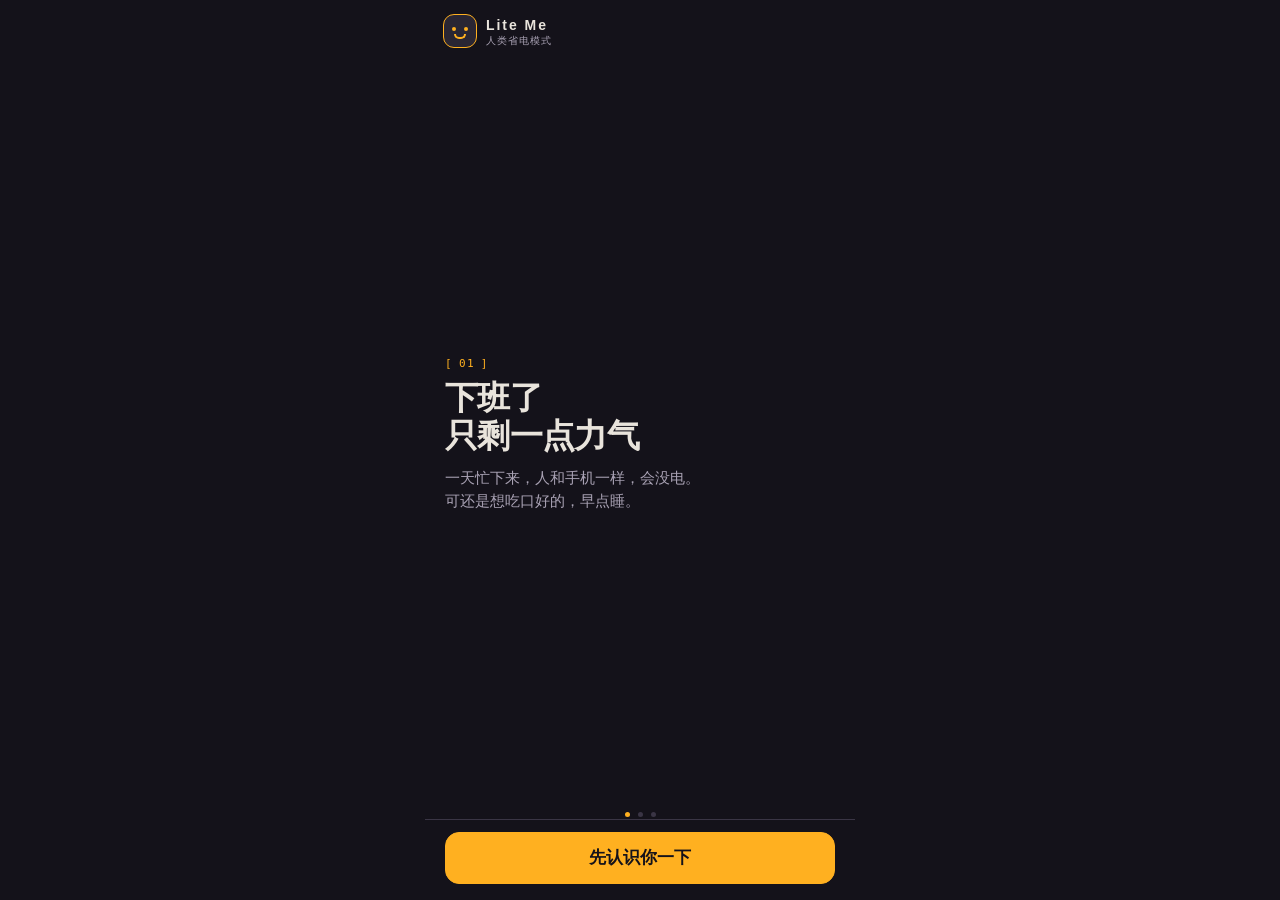
<file: frontend/index.html>
<!DOCTYPE html>
<html lang="zh-CN">
<head>
  <meta charset="UTF-8">
  <meta name="viewport" content="width=device-width, initial-scale=1.0, viewport-fit=cover">
  <title>Lite Me · 欢迎</title>
  <link rel="stylesheet" href="nightwatch.css">
</head>
<body>
  <!-- V3 P2：welcome tour 三张海报（差异清单 ①-6），文案照队友原型逐字。
       已登录（localStorage 有 token 且 /api/state 通）直接跳 app.html。 -->
  <header class="topbar">
    <div class="badge">
      <div class="face" data-mood="happy" aria-hidden="true"><i class="l"></i><i class="r"></i><u></u></div>
      <div>
        <b>Lite Me</b>
        <s>人类省电模式</s>
      </div>
    </div>
  </header>

  <main class="screens">
    <section class="screen" id="s-welcome" data-active>
      <div class="body">
        <div class="poster-track" id="welcomeTrack">
          <div class="poster">
            <p class="tag">01</p>
            <h1>下班了<br>只剩一点力气</h1>
            <p class="sub">一天忙下来，人和手机一样，会没电。<br>可还是想吃口好的，早点睡。</p>
          </div>
          <div class="poster">
            <p class="tag">02</p>
            <h1>不是长期计划<br>先过好今晚</h1>
            <p class="sub">费脑的事我来想，你省下力气，过好今晚就行。</p>
          </div>
          <div class="poster">
            <p class="tag">03</p>
            <h1>今天能做多少<br>就是最好的自己</h1>
            <p class="sub">不用满电运转，够用就好。这就是给你的 Lite Me。</p>
          </div>
        </div>
        <div class="dots" id="welcomeDots" role="tablist" aria-label="引导卡进度">
          <button class="dot" type="button" role="tab" aria-selected="true" aria-label="第 1 张"></button>
          <button class="dot" type="button" role="tab" aria-selected="false" aria-label="第 2 张"></button>
          <button class="dot" type="button" role="tab" aria-selected="false" aria-label="第 3 张"></button>
        </div>
      </div>
      <div class="foot">
        <!-- CTA 从第 1 张起常驻，不设单独「跳过」（DESIGN.md Welcome Tour 硬规则） -->
        <button class="btn primary" type="button" onclick="location.href='auth.html'">先认识你一下</button>
      </div>
    </section>
  </main>

  <script>
    // 已登录且 token 有效 → 不看海报，直接进对应视图（P2 规格）
    (async () => {
      const token = localStorage.getItem('token');
      if (!token) return;
      try {
        const res = await fetch('/api/state', { headers: { 'Authorization': 'Bearer ' + token } });
        if (!res.ok) return;                      // 401 等：留在欢迎页
        const state = await res.json();
        location.replace(state.view === 'onboarding' ? 'onboarding.html' : 'app.html');
      } catch (e) { /* 后端没起来时留在欢迎页即可 */ }
    })();

    // 分页点：滚动同步 + 点击跳转（welcome tour 允许点击跳转，滑动仍是主入口）
    const track = document.getElementById('welcomeTrack');
    const dots = [...document.querySelectorAll('#welcomeDots .dot')];
    track.addEventListener('scroll', () => {
      const i = Math.round(track.scrollLeft / track.clientWidth);
      dots.forEach((d, j) => d.setAttribute('aria-selected', String(j === i)));
    }, { passive: true });
    dots.forEach((d, i) => d.addEventListener('click', () => {
      track.scrollTo({ left: i * track.clientWidth, behavior: 'smooth' });
    }));
  </script>
</body>
</html>
</file>
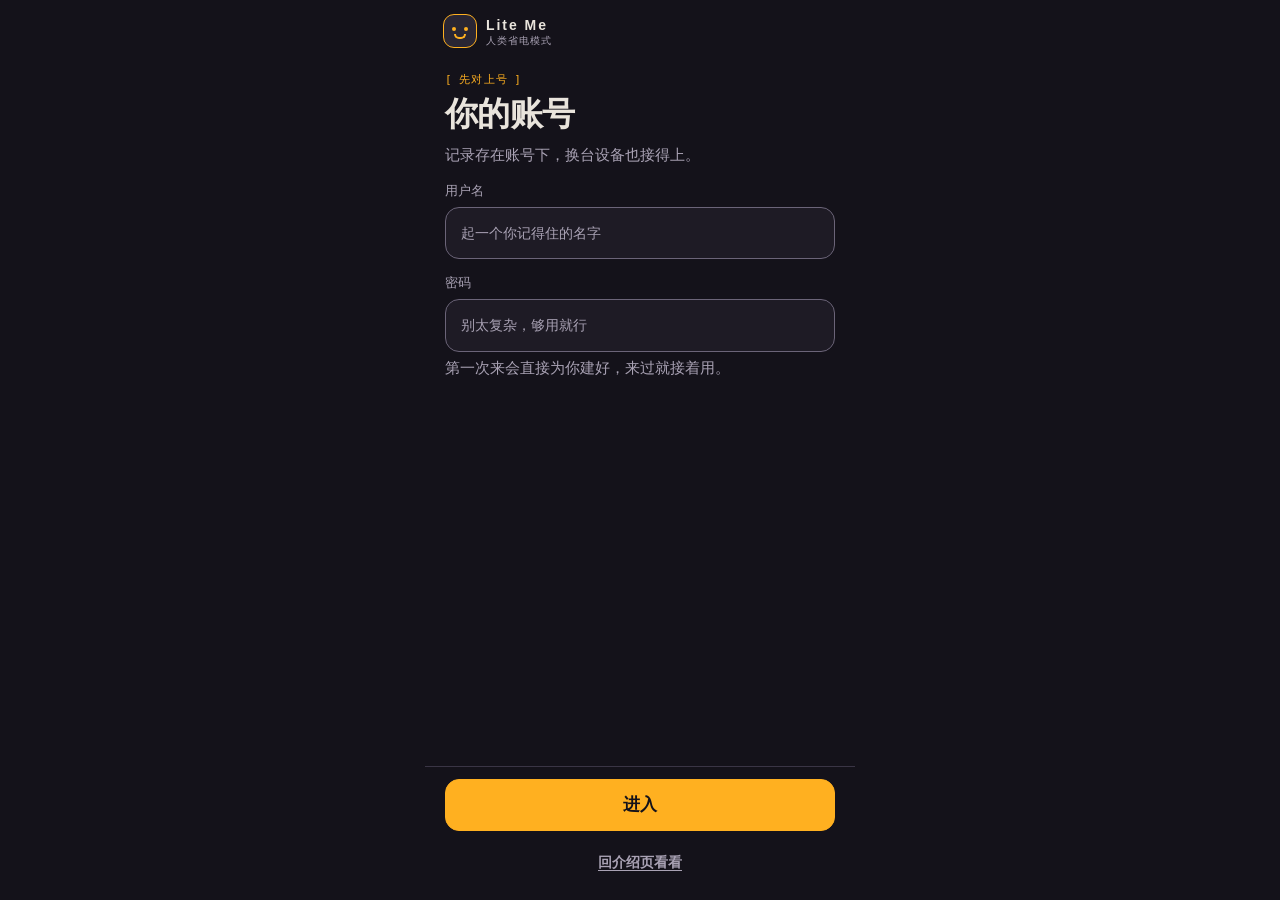
<file: frontend/auth.html>
<!DOCTYPE html>
<html lang="zh-CN">
<head>
  <meta charset="UTF-8">
  <meta name="viewport" content="width=device-width, initial-scale=1.0, viewport-fit=cover">
  <title>Lite Me · 登录</title>
  <link rel="stylesheet" href="nightwatch.css">
</head>
<body>
  <!-- V3 P2：登录/注册换肤（差异清单 ②-27）：free-text-field + 主按钮 + note 说明，逻辑不变。
       成功后按 /api/state 的 view 决定去 onboarding 还是主界面（文档 7.1）。 -->
  <header class="topbar">
    <div class="badge">
      <div class="face" data-mood="happy" aria-hidden="true"><i class="l"></i><i class="r"></i><u></u></div>
      <div>
        <b>Lite Me</b>
        <s>人类省电模式</s>
      </div>
    </div>
  </header>

  <main class="screens">
    <section class="screen" id="s-auth" data-active>
      <div class="body">
        <p class="tag">先对上号</p>
        <h1>你的账号</h1>
        <p class="sub">记录存在账号下，换台设备也接得上。</p>

        <div class="editgroup">
          <p>用户名</p>
          <input class="field" id="username" autocomplete="username" placeholder="起一个你记得住的名字">
        </div>
        <div class="editgroup">
          <p>密码</p>
          <input class="field" id="password" type="password" autocomplete="current-password" placeholder="别太复杂，够用就行">
        </div>

        <!-- 登录/注册合一：第一次来就自动注册，来过就登录（文案表意，不靠颜色单独表意） -->
        <p class="sub" style="margin-top:4px">第一次来会直接为你建好，来过就接着用。</p>
        <p class="note" id="msg" role="alert" hidden></p>
      </div>
      <div class="foot">
        <button class="btn primary" type="button" id="enterBtn" onclick="submitAuth()">进入</button>
        <button class="textlink" type="button" onclick="location.href='index.html'">回介绍页看看</button>
      </div>
    </section>
  </main>

  <script>
    async function submitAuth() {
      const username = document.getElementById('username').value.trim();
      const password = document.getElementById('password').value;
      const msg = document.getElementById('msg');
      msg.hidden = true; msg.textContent = '';
      if (!username || !password) {
        msg.textContent = '用户名和密码都填一下'; msg.hidden = false; return;
      }
      const enter = document.getElementById('enterBtn');
      enter.disabled = true;   // 防双击
      try {
        // 登录/注册合一：没注册过自动注册，注册过则登录（密码错会明确提示）
        const res = await fetch('/api/auth', {
          method: 'POST',
          headers: { 'Content-Type': 'application/json' },
          body: JSON.stringify({ username, password }),
        });
        const data = await res.json();
        if (!res.ok) {
          msg.textContent = data.error || '出错了，再试一次';
          msg.hidden = false;
          return;
        }
        localStorage.setItem('token', data.token);
        localStorage.setItem('username', username);   // 头像首字用
        // 拿到 token 后问后端该去哪个视图（文档 7.1）
        const state = await (await fetch('/api/state', {
          headers: { 'Authorization': 'Bearer ' + data.token },
        })).json();
        location.href = state.view === 'onboarding' ? 'onboarding.html' : 'app.html';
      } catch (e) {
        msg.textContent = '连不上服务，稍后再试一次';
        msg.hidden = false;
      } finally {
        enter.disabled = false;
      }
    }
    // 回车提交：低精力时刻少一次寻找按钮
    document.getElementById('password').addEventListener('keydown', e => {
      if (e.key === 'Enter') submitAuth();
    });
  </script>
</body>
</html>
</file>
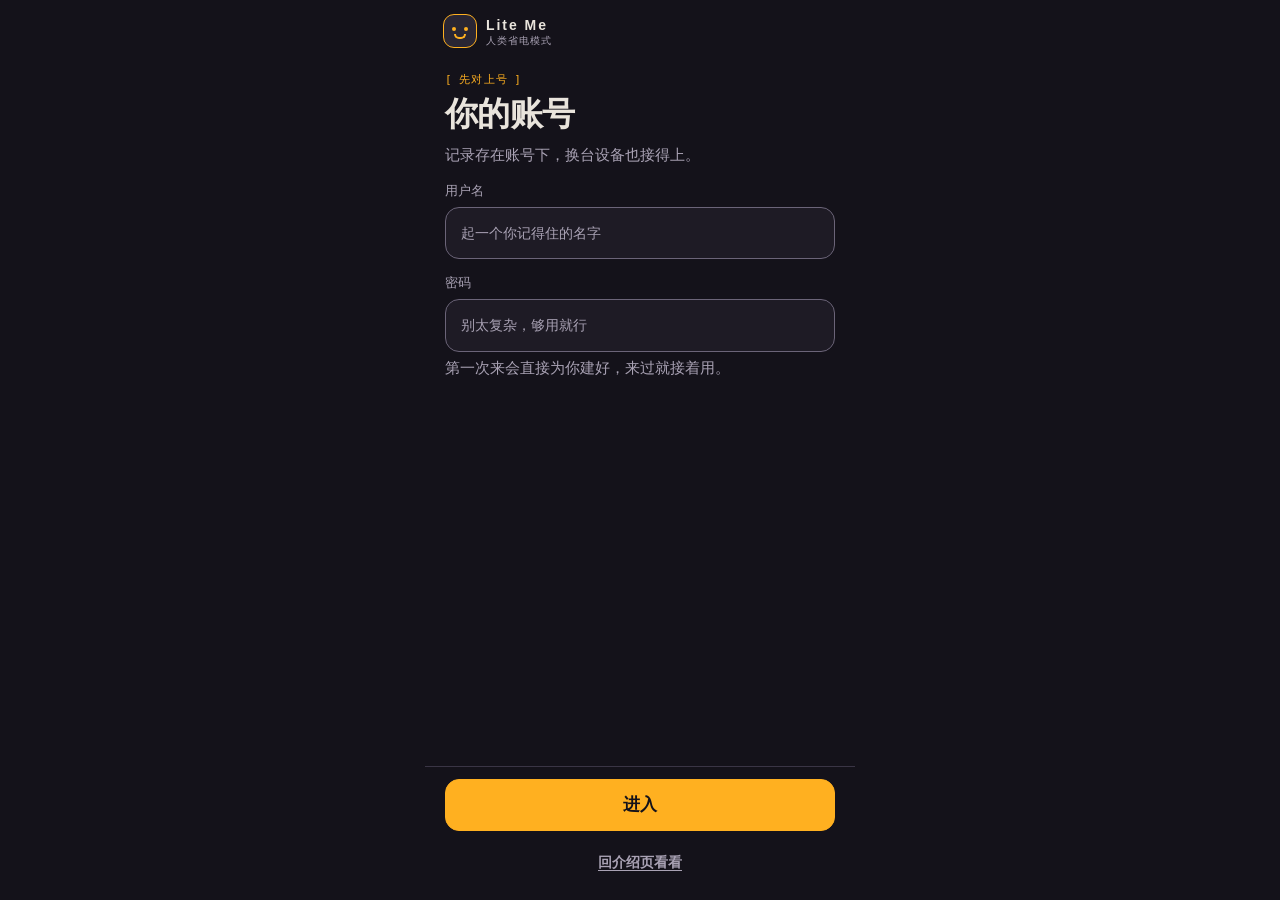
<file: frontend/onboarding.html>
<!DOCTYPE html>
<html lang="zh-CN">
<head>
  <meta charset="UTF-8">
  <meta name="viewport" content="width=device-width, initial-scale=1.0, viewport-fit=cover">
  <title>Lite Me · 先认识一下</title>
  <link rel="stylesheet" href="nightwatch.css">
</head>
<body>
  <!-- V3 P3：onboarding 分步化（队友 ob-1~ob-5 + 新增第 6 步口味偏好）+ 编辑态（?edit=1&sec=ob-4）。
       字段对齐差异清单 ③-14：显示文案用队友的，data-val 一律用后端枚举。
       病况区按 ③-5 决策：chips 真实可选 + 自由输入，合并成一句存 chronic_condition，
       前端零判断零词表——慢性/严重/无 全部由后端定，提交后按 /api/state 的 view 走。 -->
  <header class="topbar">
    <button class="navicon back" type="button" id="navBack" aria-label="返回" hidden>
      <svg viewBox="0 0 20 20" fill="none" xmlns="http://www.w3.org/2000/svg"><path d="M12.5 4.5 7 10l5.5 5.5" stroke="currentColor" stroke-width="1.8" stroke-linecap="round" stroke-linejoin="round"/></svg>
    </button>
    <div class="badge">
      <div class="face" data-mood="happy" aria-hidden="true"><i class="l"></i><i class="r"></i><u></u></div>
      <div>
        <b>Lite Me</b>
        <s>人类省电模式</s>
      </div>
    </div>
  </header>

  <main class="screens">

    <!-- 1 上下班双滚轮 + 收工规律 + 通勤 -->
    <section class="screen" id="s-ob-1">
      <div class="body">
        <p class="clock" data-step-caption></p>
        <p class="tag">先认识一下</p>
        <h1>一般几点<br>上下班</h1>
        <p class="sub">知道你几点收工，才好算今晚还剩多少时间、什么时候找你。</p>
        <div class="wheelset" role="group" aria-label="上下班时间">
          <div class="wheelcol">
            <p>上班</p>
            <div class="wheel"><div class="wheeltrack" id="wheelOn" aria-label="上班时间"></div></div>
          </div>
          <div class="wheelspan-sep" aria-hidden="true">→</div>
          <div class="wheelcol">
            <p>下班</p>
            <div class="wheel"><div class="wheeltrack" id="wheelOff" aria-label="下班时间"></div></div>
          </div>
        </div>
        <p class="worklen" id="workLen"></p>
        <div class="editgroup">
          <p>你的收工时间通常规律吗</p>
          <!-- 显示队友文案、data-val 用后端枚举（③-14） -->
          <div class="chips" role="group" aria-label="收工时间是否规律">
            <button class="chip" type="button" data-one="overtime_freq" data-val="几乎不加班">大致固定</button>
            <button class="chip" type="button" data-one="overtime_freq" data-val="经常加班">经常比预计晚</button>
            <button class="chip" type="button" data-one="overtime_freq" data-val="偶尔加班" aria-pressed="true">每天说不准</button>
          </div>
        </div>
        <div class="editgroup">
          <p>回家路上要多久</p>
          <div class="chips" role="group" aria-label="通勤时长">
            <button class="chip" type="button" data-one="commute_min" data-val="15">15 分钟</button>
            <button class="chip" type="button" data-one="commute_min" data-val="30" aria-pressed="true">30 分钟</button>
            <button class="chip" type="button" data-one="commute_min" data-val="45">45 分钟</button>
            <button class="chip" type="button" data-one="commute_min" data-val="60">60 分钟以上</button>
          </div>
        </div>
        <p class="voice">拿不准就先选个大概，之后随时能改。</p>
      </div>
      <div class="foot">
        <button class="btn primary" type="button" data-next>下一步</button>
        <button class="btn primary" type="button" data-save hidden>存好了</button>
      </div>
    </section>

    <!-- 2 上半屏=工作日身体状态（长期底子，进 profile）；下半屏=今天额外情况（data-todayonly，仅当晚） -->
    <section class="screen" id="s-ob-2">
      <div class="body">
        <p class="clock" data-step-caption></p>
        <p class="tag">先认识一下</p>
        <h1>上班的日子<br>身体大多什么样</h1>
        <p class="sub">决定今晚该走走、该拉伸，还是该歇着。</p>
        <div class="opts" role="group" aria-label="工作日身体状态">
          <button class="opt" type="button" data-one="work_body_state" data-val="久坐" aria-pressed="true">基本坐着，一天下来发僵</button>
          <button class="opt" type="button" data-one="work_body_state" data-val="站着走动">站着走动，腿最累</button>
          <button class="opt" type="button" data-one="work_body_state" data-val="体力消耗">出体力，整个人被榨干</button>
        </div>
        <!-- data-todayonly：问的是今天，不是长期底子（对齐 v0.2 语义）。
             不进 profile，编辑态整组隐藏；提交后单独走 /api/free_input 进当晚【今天已知】 -->
        <div class="editgroup" data-todayonly>
          <p>今天有没有额外动一动</p>
          <div class="chips" role="group" aria-label="今天是否额外运动">
            <button class="chip" type="button" data-one="exercise_today" data-val="没有，就这样" aria-pressed="true">没有，就这样</button>
            <button class="chip" type="button" data-one="exercise_today" data-val="运动了一下">运动了一下</button>
          </div>
        </div>
        <div class="editgroup" data-todayonly>
          <p>今天还有什么特别的</p>
          <input class="field" id="todayNote" type="text" autocomplete="off"
                 placeholder="可不填。比如：中午吃了火锅 / 下午淋了雨" aria-label="今天还有什么特别的">
        </div>
      </div>
      <div class="foot">
        <button class="btn primary" type="button" data-next>下一步</button>
        <button class="btn primary" type="button" data-save hidden>存好了</button>
      </div>
    </section>

    <!-- 3 平时三餐怎么解决：四选，data-val 即注入提示词的自然语言（第 4 条改回四选） -->
    <section class="screen" id="s-ob-3">
      <div class="body">
        <p class="clock" data-step-caption></p>
        <p class="tag">先认识一下</p>
        <h1>平时吃饭<br>主要靠什么</h1>
        <p class="sub">问的是你平时的习惯。今晚具体怎么吃，到时候再说。</p>
        <!-- 四选（第 4 条）：data-val 直接存自然语言，注入提示词就是这句话本身，
             不再经过"只能外卖/能简单做/能正经做"这层需要翻译的枚举 -->
        <div class="opts" role="group" aria-label="平时三餐怎么解决">
          <button class="opt" type="button" data-one="cooking" data-val="大多点外卖" aria-pressed="true">大多点外卖</button>
          <button class="opt" type="button" data-one="cooking" data-val="主要吃食堂">主要吃食堂</button>
          <button class="opt" type="button" data-one="cooking" data-val="基本自己做">基本自己做</button>
          <button class="opt" type="button" data-one="cooking" data-val="几样混着来">几样混着来</button>
        </div>
      </div>
      <div class="foot">
        <button class="btn primary" type="button" data-next>下一步</button>
        <button class="btn primary" type="button" data-save hidden>存好了</button>
      </div>
    </section>

    <!-- 4 安全边界：饮食禁忌 + 病况（三件套之一二） -->
    <section class="screen" id="s-ob-4">
      <div class="body">
        <p class="clock" data-step-caption></p>
        <p class="tag">可跳过</p>
        <h1>有什么<br>要绕开的</h1>
        <p class="sub">记着就好，这些事我嘴严，不到处讲。</p>
        <div class="editgroup">
          <p>饮食禁忌与过敏，可多选</p>
          <div class="chips" role="group" aria-label="饮食禁忌与过敏">
            <button class="chip" type="button" data-many="diet" data-val="海鲜过敏">海鲜过敏</button>
            <button class="chip" type="button" data-many="diet" data-val="乳糖不耐受">乳糖不耐</button>
            <button class="chip" type="button" data-many="diet" data-val="不吃辣">不吃辣</button>
            <button class="chip" type="button" data-many="diet" data-val="素食">素食主义</button>
            <button class="chip" type="button" data-many="diet" data-val="不吃牛羊肉">不吃牛羊肉</button>
          </div>
          <input class="field" id="dietInput" type="text" autocomplete="off"
                 placeholder="其他忌口就补一句，比如不吃香菜" aria-label="饮食禁忌补充" style="margin-top:9px">
        </div>
        <!-- 病况栏（原「有确诊的疾病吗」）：用户反馈原来的「身体上还有别的要注意的吗」
             与这栏观感重复，已删掉那栏，把"没确诊但要注意的"一并引导到这里写。
             注意：这栏是自由填写、判断全在后端词表，非空且不含严重疾病词的内容会被
             兜底当病名按慢性病保守管理（档位封顶/散步级/尾注）——这是既有规则，不是本次新增。 -->
        <div class="editgroup">
          <p>身体上有什么要我知道的？常见的先点，也可以在下面自己写</p>
          <!-- ③-5：chips 真实可选，只负责往病况里添字；判断全在后端 -->
          <div class="chips" role="group" aria-label="常见病况">
            <button class="chip" type="button" data-many="cc" data-val="高血压">高血压</button>
            <button class="chip" type="button" data-many="cc" data-val="糖尿病">糖尿病</button>
            <button class="chip" type="button" data-many="cc" data-val="心脏病">心脏病</button>
          </div>
          <input class="field" id="ccInput" type="text" autocomplete="off"
                 placeholder="确诊的病、或者要绕开的地方都行，比如：高血压五六年了 / 腰不好"
                 aria-label="病况自述" style="margin-top:9px">
        </div>
        <!-- ②-9：病况非空才展开医嘱框（医嘱强参考路径的入口） -->
        <div class="editgroup" id="docAdviceWrap" hidden>
          <p>医生对你的饮食/运动有过嘱咐吗？填了我会严格照着来</p>
          <textarea class="field" id="docAdvice" rows="3"
                    placeholder="比如：晚餐主食减半，不做剧烈运动，饭后可散步" aria-label="医嘱"></textarea>
        </div>
        <p class="voice">说一次，我记着，不会再问第二遍。</p>
      </div>
      <div class="foot">
        <button class="btn primary" type="button" data-next>下一步</button>
        <button class="textlink" type="button" data-next data-skip>这几项都跳过</button>
        <button class="btn primary" type="button" data-save hidden>存好了</button>
      </div>
    </section>

    <!-- 5 安全参数：就寝/起床双滚轮（②-11，收集方式对齐 ob-1 上下班）+ 运动基础（②-12）+ 性别/年龄数字/身高体重（②-13） -->
    <section class="screen" id="s-ob-5">
      <div class="body">
        <p class="clock" data-step-caption></p>
        <p class="tag">可跳过</p>
        <h1>再多懂你一点<br>建议才更准</h1>
        <p class="sub">这些不常变，填了每晚的建议更契合你。</p>
        <div class="editgroup">
          <p>平时几点睡、几点起</p>
          <div class="wheelset" role="group" aria-label="睡觉起床时间" style="margin-top:0">
            <div class="wheelcol">
              <p>就寝</p>
              <div class="wheel"><div class="wheeltrack" id="wheelSleep" aria-label="就寝时间"></div></div>
            </div>
            <div class="wheelspan-sep" aria-hidden="true">→</div>
            <div class="wheelcol">
              <p>起床</p>
              <div class="wheel"><div class="wheeltrack" id="wheelWake" aria-label="起床时间"></div></div>
            </div>
          </div>
        </div>
        <p class="worklen" id="sleepLen"></p>
        <div class="editgroup">
          <p>平时动得多吗</p>
          <div class="chips" role="group" aria-label="运动基础">
            <button class="chip" type="button" data-one="exercise_base" data-val="无/偶尔" aria-pressed="true">几乎不动</button>
            <button class="chip" type="button" data-one="exercise_base" data-val="每周1-2次">每周一两次</button>
            <button class="chip" type="button" data-one="exercise_base" data-val="每周3次以上">每周三次以上</button>
          </div>
        </div>
        <div class="editgroup">
          <p>性别（可不选）</p>
          <div class="chips" role="group" aria-label="性别">
            <button class="chip" type="button" data-one="gender" data-val="女" data-clearable>女</button>
            <button class="chip" type="button" data-one="gender" data-val="男" data-clearable>男</button>
          </div>
        </div>
        <div class="editgroup">
          <p>年龄</p>
          <input class="field" id="ageInput" type="text" inputmode="numeric" autocomplete="off"
                 placeholder="按数字写，比如 28" aria-label="年龄">
        </div>
        <div class="editgroup">
          <p>身高体重</p>
          <div class="inline-row">
            <input class="field" id="heightInput" type="text" inputmode="numeric" autocomplete="off" placeholder="身高" aria-label="身高厘米">
            <span class="unit">cm</span>
            <input class="field" id="weightInput" type="text" inputmode="numeric" autocomplete="off" placeholder="体重" aria-label="体重公斤">
            <span class="unit">kg</span>
          </div>
        </div>
      </div>
      <div class="foot">
        <button class="btn primary" type="button" data-next>下一步</button>
        <button class="textlink" type="button" data-next data-skip>这几项先跳过</button>
        <button class="btn primary" type="button" data-save hidden>存好了</button>
      </div>
    </section>

    <!-- 6 口味偏好（②-10 决策：挂 onboarding 可跳过的一步；类别用 B5 后端定稿值） -->
    <section class="screen" id="s-ob-6">
      <div class="body">
        <p class="clock" data-step-caption></p>
        <p class="tag">随时可改</p>
        <h1>你常吃<br>哪几类</h1>
        <p class="sub">勾几个让我了解你的口味。<br>不想勾也行，爱吃的一样安排。</p>
        <div class="editgroup">
          <p>常吃形态，可多选</p>
          <div class="chips" role="group" aria-label="常吃形态">
            <button class="chip" type="button" data-many="fav" data-val="粉面">粉面</button>
            <button class="chip" type="button" data-many="fav" data-val="炸物快餐">炸物快餐</button>
            <button class="chip" type="button" data-many="fav" data-val="盖饭便当">盖饭便当</button>
            <button class="chip" type="button" data-many="fav" data-val="火锅麻辣烫">火锅麻辣烫</button>
            <button class="chip" type="button" data-many="fav" data-val="烧烤夜宵">烧烤夜宵</button>
            <button class="chip" type="button" data-many="fav" data-val="甜品饮料">甜品饮料</button>
            <button class="chip" type="button" data-many="fav" data-val="轻食沙拉">轻食沙拉</button>
            <button class="chip" type="button" data-many="fav" data-val="自己做的家常">自己做的家常</button>
          </div>
        </div>
        <p class="note">这里不写热量，也不写该吃多少。只记你常吃什么形态。</p>
      </div>
      <div class="foot">
        <button class="btn primary" type="button" data-finish>走完了，看今晚</button>
        <button class="btn primary" type="button" data-save hidden>存好了</button>
      </div>
    </section>

  </main>

  <p class="toast" id="toast" role="status"></p>

  <script>
    const token = localStorage.getItem('token');
    if (!token) location.href = 'auth.html';   // 未登录先去登录

    const params = new URLSearchParams(location.search);
    const editMode = params.has('edit');
    // 编辑态可指定进哪一步：?edit=1&sec=ob-4（pref 是 ob-6 的别名，给设置页用）
    const editSec = { 'pref': 'ob-6' }[params.get('sec')] || params.get('sec') || 'ob-1';

    const STEPS = ['ob-1', 'ob-2', 'ob-3', 'ob-4', 'ob-5', 'ob-6'];
    let stepIdx = 0;

    /* ---------- toast：所有改动必有明确反馈 ---------- */
    let toastTimer;
    function toast(text) {
      const t = document.getElementById('toast');
      t.textContent = text;
      t.setAttribute('data-show', '');
      clearTimeout(toastTimer);
      toastTimer = setTimeout(() => t.removeAttribute('data-show'), 2200);
    }

    /* ---------- 屏幕切换 ---------- */
    function show(step) {
      stepIdx = STEPS.indexOf(step);
      document.querySelectorAll('.screen').forEach(s =>
        s.id === 's-' + step ? s.setAttribute('data-active', '') : s.removeAttribute('data-active'));
      // 返回箭头：第一步隐藏；编辑态一直显示（回设置）
      document.getElementById('navBack').hidden = !editMode && stepIdx === 0;
      // 步骤标注
      document.querySelectorAll('[data-step-caption]').forEach(c => {
        c.textContent = editMode ? '修改资料' : `第 ${stepIdx + 1} 步 / ${STEPS.length}`;
      });
      document.querySelector(`#s-${step} .body`).scrollTop = 0;
    }
    document.getElementById('navBack').addEventListener('click', () => {
      if (editMode) { leaveEdit(); return; }
      if (stepIdx > 0) show(STEPS[stepIdx - 1]);
    });
    function leaveEdit() {
      // 资料页都是从设置 →「基本情况」进来的：回到 app.html 并用 #basicinfo 锚点稳稳落回那一屏
      //（不用 history.back——app.html 会重新加载并 refreshState 到 home，丢掉"我在设置"这个状态，问题2）。
      location.href = 'app.html#basicinfo';
    }

    /* ---------- chips / opts 通用选择 ----------
       data-one：组内单选；带 data-clearable 的可再点取消（性别可不选）。
       data-many：多选开关。所有状态都留在 DOM 的 aria-pressed 上，提交时现收。 */
    // 事件委托而非逐个绑定：预填时可能补进"库里有、档位表里没有"的 chip（见 setOneOrAdd），
    // 这些后插进来的元素也要能点。
    document.addEventListener('click', e => {
      const el = e.target.closest && e.target.closest('[data-one], [data-many]');
      if (!el) return;
      if (el.hasAttribute('data-one')) {
        const group = el.getAttribute('data-one');
        const wasOn = el.getAttribute('aria-pressed') === 'true';
        document.querySelectorAll(`[data-one="${group}"]`).forEach(o => o.setAttribute('aria-pressed', 'false'));
        el.setAttribute('aria-pressed', String(!(wasOn && el.hasAttribute('data-clearable'))));
      } else {
        el.setAttribute('aria-pressed', String(el.getAttribute('aria-pressed') !== 'true'));
        if (el.getAttribute('data-many') === 'cc') ccChanged();
      }
    });
    function oneVal(group) {
      const el = document.querySelector(`[data-one="${group}"][aria-pressed="true"]`);
      return el ? el.getAttribute('data-val') : null;
    }
    function manyVals(group) {
      return [...document.querySelectorAll(`[data-many="${group}"][aria-pressed="true"]`)]
        .map(el => el.getAttribute('data-val'));
    }
    function setOne(group, val) {
      document.querySelectorAll(`[data-one="${group}"]`).forEach(o =>
        o.setAttribute('aria-pressed', String(o.getAttribute('data-val') === String(val))));
    }
    /* 预填专用：库里的值没有对应 chip（老账号、或档位表改过）时补一个再选中。
       原来的做法是"吸附到最近档位"——用户看不出自己的数据被改了，保存后就是永久的。 */
    function setOneOrAdd(group, val, label) {
      const v = String(val);
      if (!document.querySelector(`[data-one="${group}"][data-val="${v}"]`)) {
        const sibling = document.querySelector(`[data-one="${group}"]`);
        if (!sibling) return;
        const chip = document.createElement('button');
        chip.className = sibling.className || 'chip';   // 跟同组现有选项一个样式（chip / opt）
        chip.type = 'button';
        chip.setAttribute('data-one', group);
        chip.setAttribute('data-val', v);
        chip.setAttribute('data-extra', '');
        chip.textContent = label || v;
        sibling.parentNode.appendChild(chip);
      }
      setOne(group, v);
    }

    /* ---------- 病况区：chips 或输入框非空 → 展开医嘱框（②-9）。前端不做任何医学判断 ---------- */
    function ccChanged() {
      const filled = manyVals('cc').length > 0 || document.getElementById('ccInput').value.trim() !== '';
      document.getElementById('docAdviceWrap').hidden = !filled;
    }
    document.getElementById('ccInput').addEventListener('input', ccChanged);

    /* ---------- 时间滚轮（照队友原型：40px 行高 + scroll-snap + 防抖读值） ---------- */
    const WHEEL_ROW = 40;
    function timeList(startH, endH) {          // endH 可 >24 表示跨零点
      const out = [];
      for (let m = startH * 60; m <= endH * 60; m += 30) {
        out.push(String(Math.floor(m / 60) % 24).padStart(2, '0') + ':' + String(m % 60).padStart(2, '0'));
      }
      return out;
    }
    const WHEELS = {
      on:    { id: 'wheelOn',    list: timeList(6, 14),  val: '09:00' },
      off:   { id: 'wheelOff',   list: timeList(16, 26), val: '19:00' },
      sleep: { id: 'wheelSleep', list: timeList(21, 27), val: '23:00' },
      wake:  { id: 'wheelWake',  list: timeList(5, 10),  val: '07:00' },
    };
    function buildWheel(key) {
      const w = WHEELS[key];
      const track = document.getElementById(w.id);
      w.list.forEach(v => {
        const s = document.createElement('span');
        s.textContent = v;
        track.appendChild(s);
      });
      let timer;
      track.addEventListener('scroll', () => {
        clearTimeout(timer);
        timer = setTimeout(() => {
          const idx = Math.max(0, Math.min(w.list.length - 1, Math.round(track.scrollTop / WHEEL_ROW)));
          w.val = w.list[idx];
          markWheel(key, idx);
          if (key === 'on' || key === 'off') renderWorkLen();
          else renderSleepLen();
        }, 90);
      }, { passive: true });
    }
    function markWheel(key, idx) {
      document.getElementById(WHEELS[key].id).querySelectorAll('span').forEach((s, i) =>
        i === idx ? s.setAttribute('data-on', '') : s.removeAttribute('data-on'));
    }
    /* 库里的值不在档位表里（老账号、或档位表改过）时，把它按时间顺序插进滚轮再选中。
       绝不能吸附到默认值——那等于用户一进编辑态就被悄悄改了作息，保存后永久生效。 */
    function insertWheelOption(key, val) {
      const w = WHEELS[key];
      if (!/^([01]\d|2[0-3]):[0-5]\d$/.test(val || '')) return -1;   // 不是 HH:MM 就别插
      const mins = v => { const [h, m] = v.split(':').map(Number); return h * 60 + m; };
      // off 轮跨零点（16:00…02:00）：小于起始点的按 +24h 排
      const base = mins(w.list[0]);
      const norm = v => { const t = mins(v); return t < base ? t + 24 * 60 : t; };
      let idx = w.list.findIndex(v => norm(v) > norm(val));
      if (idx < 0) idx = w.list.length;
      w.list.splice(idx, 0, val);
      const span = document.createElement('span');
      span.textContent = val;
      span.setAttribute('data-extra', '');    // 标记为"你原来填的值"，样式与其余档位一致
      const track = document.getElementById(w.id);
      track.insertBefore(span, track.children[idx] || null);
      return idx;
    }
    function setWheel(key, val) {
      const w = WHEELS[key];
      let idx = w.list.indexOf(val);
      if (idx < 0) idx = insertWheelOption(key, val);            // 老值不在表里 → 插进去，别吸附
      if (idx < 0) idx = w.list.indexOf(w.val);                  // 值本身非法（空/格式错）才回默认
      if (idx < 0) idx = 0;
      w.val = w.list[idx];
      document.getElementById(w.id).scrollTop = idx * WHEEL_ROW;
      markWheel(key, idx);
    }
    function wheelMinutes(key) {                 // off 轮跨零点：01:00 记成 25:00
      // 直接解析当前值，不按"索引 × 30 分钟"算——插进来的非标准档位会让索引算法失真
      const [h, m] = (WHEELS[key].val || '00:00').split(':').map(Number);
      const t = h * 60 + m;
      const base = (key === 'on' ? 6 : 16) * 60;
      return t < base ? t + 24 * 60 : t;
    }
    function renderWorkLen() {
      const mins = wheelMinutes('off') - wheelMinutes('on');
      const h = Math.floor(mins / 60), m = mins % 60;
      document.getElementById('workLen').innerHTML =
        '这一天大约 <b>' + h + (m ? ' 小时 ' + m + ' 分' : ' 小时') + '</b>';
    }
    /* 就寝→起床跨零点是常态（23:00 → 次日 07:00），按各自钟点直接算，不复用 wheelMinutes 的
       on/off 同日基准。 */
    function renderSleepLen() {
      const [sh, sm] = WHEELS.sleep.val.split(':').map(Number);
      const [wh, wm] = WHEELS.wake.val.split(':').map(Number);
      const sleepMin = sh * 60 + sm;
      let wakeMin = wh * 60 + wm;
      if (wakeMin <= sleepMin) wakeMin += 24 * 60;
      const mins = wakeMin - sleepMin;
      const h = Math.floor(mins / 60), m = mins % 60;
      document.getElementById('sleepLen').innerHTML =
        '平时大约睡 <b>' + h + (m ? ' 小时 ' + m + ' 分' : ' 小时') + '</b>';
    }
    Object.keys(WHEELS).forEach(buildWheel);

    /* ---------- 组装 payload：键名与 db.PROFILE_FIELDS 一一对齐 ---------- */
    // 吃饭旧枚举 → 四选新值（老账号预填用；库里不做迁移，读取端映射兜住）
    const COOKING_LEGACY = { '只能外卖': '大多点外卖', '能简单做': '几样混着来', '能正经做': '基本自己做' };
    // 老账号的 health_note：界面已无对应输入框，预填时接住、保存时原样写回（首次注册为 null）
    let prefilledHealthNote = null;
    const num = id => { const v = document.getElementById(id).value.trim(); return v ? Number(v) : null; };
    function buildPayload() {
      // 病况合并（③-5）：chips 选中值 + 自由输入合并成一句；输入里已写过的病名不重复
      const ccText = document.getElementById('ccInput').value.trim();
      const ccChips = manyVals('cc').filter(c => !ccText.includes(c));
      const chronic = [ccChips.join('、'), ccText].filter(Boolean).join('，');
      // 饮食禁忌：chips + 补充一句 合并进 diet_restrictions
      const dietText = document.getElementById('dietInput').value.trim();
      const diet = [...manyVals('diet'), ...(dietText ? [dietText] : [])].join(',');
      return {
        off_work_start: WHEELS.on.val,
        off_work_end: WHEELS.off.val,
        overtime_freq: oneVal('overtime_freq') || '偶尔加班',
        commute_min: Number(oneVal('commute_min') || 30),
        work_body_state: oneVal('work_body_state') || '久坐',
        cooking: oneVal('cooking') || '大多点外卖',
        diet_restrictions: diet || null,
        // health_note 输入框已删（与病况栏观感重复，用户拍板合并）。字段本身保留：
        // 老账号里存着的备注不动、继续注入提示词与安全检测，只是不再从界面收集新的。
        health_note: prefilledHealthNote,
        wake_time: WHEELS.wake.val,
        sleep_time: WHEELS.sleep.val,
        exercise_base: oneVal('exercise_base') || '无/偶尔',
        gender: oneVal('gender'),
        age: num('ageInput'),
        height_cm: num('heightInput'),
        weight_kg: num('weightInput'),
        chronic_condition: chronic || null,
        doctor_advice: document.getElementById('docAdvice').value.trim() || null,
        favorite_foods: manyVals('fav').join(',') || null,
      };
    }

    /* ---------- 编辑态预填：/api/profile 灌回全部控件
       返回是否预填成功。失败必须让调用方知道：三个时间滚轮在没被 setWheel 灌值时会停在
       列表第一项（06:00 / 16:00 / 05:00），这时候保存会把用户真实作息覆盖成垃圾值。 ---------- */
    async function prefill() {
      const res = await fetch('/api/profile', { headers: { 'Authorization': 'Bearer ' + token } });
      if (res.status === 401) { localStorage.removeItem('token'); location.href = 'auth.html'; return false; }
      if (!res.ok) return false;
      const p = (await res.json()).profile;
      if (!p) return false;
      setWheel('on', p.off_work_start);
      setWheel('off', p.off_work_end);
      setWheel('wake', p.wake_time);
      setWheel('sleep', p.sleep_time);
      if (p.overtime_freq) setOne('overtime_freq', p.overtime_freq);
      // 通勤：库里的值没有对应档位（老账号 10/20/40/90…）就补一个 chip，不吸附到最近档位
      if (p.commute_min != null) setOneOrAdd('commute_min', p.commute_min, `${p.commute_min} 分钟`);
      if (p.work_body_state) setOne('work_body_state', p.work_body_state);
      // 吃饭四选（第 4 条）：老账号存的是旧枚举，映射到对应新选项；映射不到的（脚本写入的
      // 自由值）走 setOneOrAdd 原样显示，不静默改成默认项
      if (p.cooking) setOneOrAdd('cooking', COOKING_LEGACY[p.cooking] || p.cooking);
      if (p.exercise_base) setOne('exercise_base', p.exercise_base);
      if (p.gender) setOne('gender', p.gender);
      document.getElementById('ageInput').value = p.age ?? '';
      document.getElementById('heightInput').value = p.height_cm ?? '';
      document.getElementById('weightInput').value = p.weight_kg ?? '';
      prefilledHealthNote = p.health_note || null;   // 界面不再展示，但保存时原样带回，不清空老数据
      // 饮食禁忌：词在 chips 里的点亮，剩下的进补充输入框
      const dietVals = (p.diet_restrictions || '').split(',').filter(Boolean);
      const dietChipVals = [...document.querySelectorAll('[data-many="diet"]')].map(el => el.getAttribute('data-val'));
      dietVals.forEach(v => {
        const el = document.querySelector(`[data-many="diet"][data-val="${v}"]`);
        if (el) el.setAttribute('aria-pressed', 'true');
      });
      document.getElementById('dietInput').value = dietVals.filter(v => !dietChipVals.includes(v)).join(',');
      // 口味偏好（库里已是 B5 新名）
      (p.favorite_foods || '').split(',').filter(Boolean).forEach(v => {
        const el = document.querySelector(`[data-many="fav"][data-val="${v}"]`);
        if (el) el.setAttribute('aria-pressed', 'true');
      });
      // 病况：原文整句回显在输入框（旧格式"严重疾病：xxx"剥掉前缀），chips 不点亮——
      // 保存时 chips 只增不删，整句在输入框里怎么改都以输入框为准
      const cc = p.chronic_condition || '';
      document.getElementById('ccInput').value = cc.startsWith('严重疾病：') ? cc.slice(5) : cc;
      document.getElementById('docAdvice').value = p.doctor_advice || '';
      ccChanged();
      renderWorkLen();
      renderSleepLen();
      return true;
    }

    /* ---------- 「今天」那一组（第 3 条）：只在首次走完时发，编辑态整组隐藏也就不会发 ---------- */
    function todayOnlySentence() {
      const parts = [];
      if (oneVal('exercise_today') === '运动了一下') parts.push('今天已经运动过一次');
      const note = (document.getElementById('todayNote').value || '').trim();
      if (note) parts.push(note);
      return parts.join('；');   // 全默认 + 没填 → 空串 → 不发请求
    }
    async function sendTodayOnly() {
      const text = todayOnlySentence();
      if (!text) return;
      try {
        await fetch('/api/free_input', {
          method: 'POST',
          headers: { 'Content-Type': 'application/json', 'Authorization': 'Bearer ' + token },
          body: JSON.stringify({ text }),
        });
      } catch (e) { /* 档案已存好，这一句发不出去不该拦住进主界面 */ }
    }

    /* ---------- 提交 ---------- */
    let submitting = false;
    let prefillFailed = false;   // 编辑态预填失败：控件里不是你的资料，保存会覆盖真实档案
    async function submit(stay) {
      if (submitting) return;
      if (prefillFailed) { toast('还没读到你的资料，先刷新一下再保存'); return; }
      submitting = true;
      try {
        const res = await fetch('/api/onboarding', {
          method: 'POST',
          headers: { 'Content-Type': 'application/json', 'Authorization': 'Bearer ' + token },
          body: JSON.stringify(buildPayload()),
        });
        // 登录过期要跳回登录页，不能报"保存失败"让人一直重试（app.html 的 api() 已有此处理）
        if (res.status === 401) { localStorage.removeItem('token'); location.href = 'auth.html'; return; }
        if (!res.ok) { toast('保存失败，稍后再试一次'); return; }
        if (stay) {
          // 编辑态：明确反馈后回设置（修改资料不自动重出今晚建议）
          toast('存好了');
          setTimeout(leaveEdit, 700);
          return;
        }
        // 首次走完：把「今天」那一组（非默认答案）作为一句自由输入送进当晚的【今天已知】。
        // 走的是现成的 /api/free_input 管道 —— 存库 + 生成时全量过三层安全检测，
        // 不是前端假显示。失败不拦路：档案已经存好了，别把人堵在 onboarding。
        await sendTodayOnly();
        // 交给 app.html 按 /api/state 的 view 展示（rejected → 劝退屏，③-6）。
        // 带 firstnight=1：首次完成直接进「确认屏」看到价值，不停在空 home
        //（app.html 会在 view 为 home/advice 时据此自动进 confirm；rejected/onboarding 不受影响）。
        location.href = 'app.html?firstnight=1';
      } catch (e) {
        toast('连不上服务，稍后再试一次');
      } finally {
        submitting = false;
      }
    }

    /* ---------- 步骤导航接线 ---------- */
    document.querySelectorAll('[data-next]').forEach(b =>
      b.addEventListener('click', () => show(STEPS[stepIdx + 1])));
    document.querySelector('[data-finish]').addEventListener('click', () => submit(false));
    document.querySelectorAll('[data-save]').forEach(b =>
      b.addEventListener('click', () => submit(true)));

    /* ---------- 启动 ---------- */
    if (editMode) {
      // 编辑态＝改单个字段：每屏只留「存好了」（改完即返回设置），
      // 「下一步」「走完了」「跳过」全藏掉——不再诱导用户一屏屏往下走（问题1）。
      document.querySelector('[data-finish]').hidden = true;
      document.querySelectorAll('[data-next]').forEach(b => { b.hidden = true; });
      document.querySelectorAll('[data-save]').forEach(b => { b.hidden = false; b.style.order = '-1'; });
      // 「今天」那一组问的是今天、不进 profile，改基本情况时不该出现（v0.2 data-todayonly 语义）
      document.querySelectorAll('[data-todayonly]').forEach(g => g.hidden = true);
      prefill().then(ok => {
        if (!ok) {
          // 读不到档案就锁住保存：控件此刻显示的不是用户的资料，存下去会覆盖真实作息
          prefillFailed = true;
          document.querySelectorAll('[data-save]').forEach(b => b.disabled = true);
          toast('没读到你的资料，先刷新一下再改');
        }
        show(STEPS.includes(editSec) ? editSec : 'ob-1');
      });
    } else {
      setWheel('on', '09:00'); setWheel('off', '19:00'); setWheel('sleep', '23:00'); setWheel('wake', '07:00');
      renderWorkLen();
      renderSleepLen();
      show('ob-1');
    }
  </script>
</body>
</html>
</file>
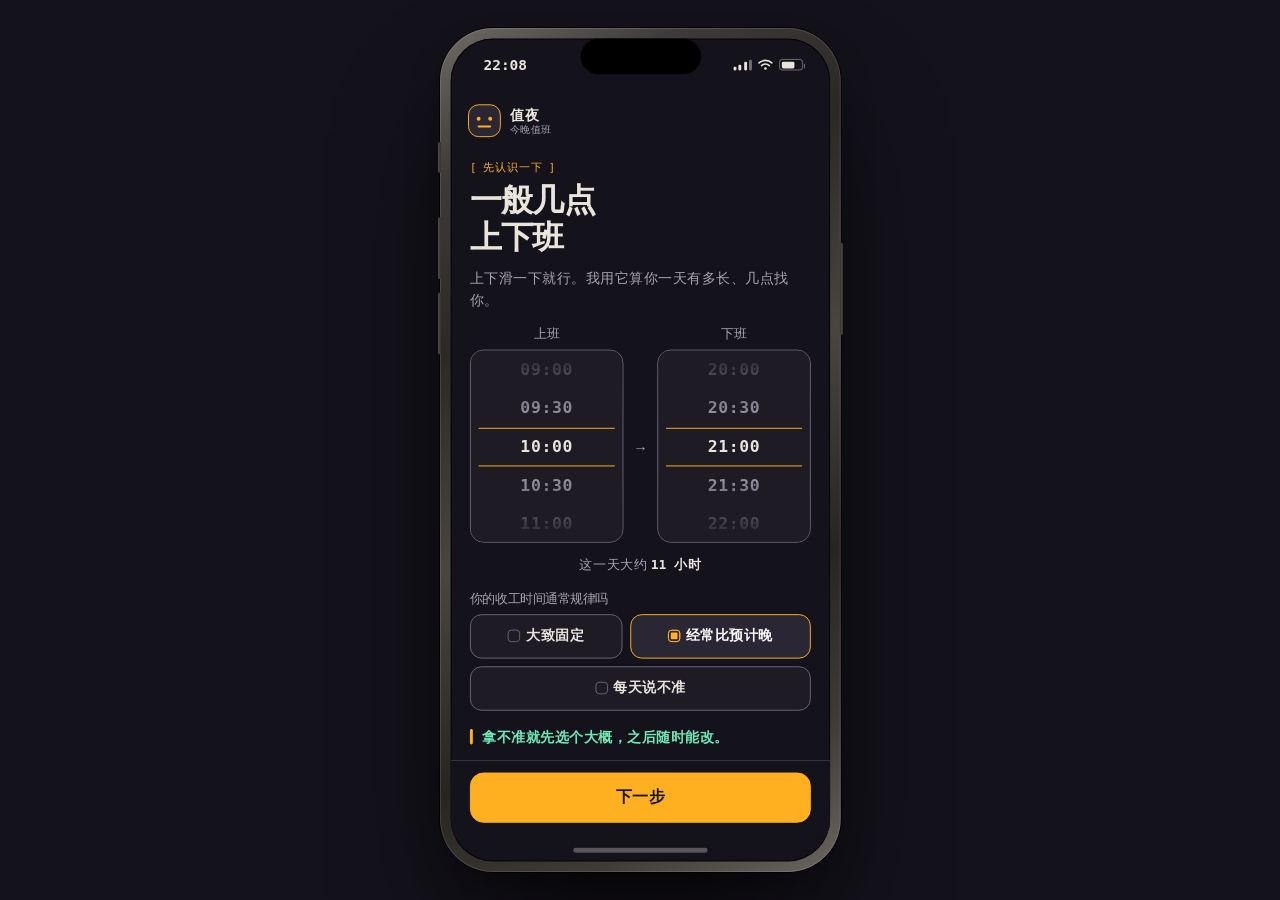
<file: docs/prototypes/nightwatch-v0.1.html>
<!DOCTYPE html>
<html lang="zh-CN">
<head>
<meta charset="utf-8">
<meta name="viewport" content="width=device-width,initial-scale=1,viewport-fit=cover">
<title>值夜 · 全量流程原型 V0.1</title>
<style>
/* ============================================================
   值夜 · Nightwatch — 全量 PRD 流程静态原型 V0.1
   内容与机制：PRD V1.1
   视觉风格：docs/DESIGN.md（数值唯一真相，不引入本文没有的档位）
   产品侧约束：docs/drafts/prototype-build-notes-v0.1.md
   风格参照：prototype-f-voice-character.html（只作 CSS 参照）
   零网络依赖：只用系统字体，无 webfont、无图标字体、无图片资源。
   ============================================================ */

*,*::before,*::after{box-sizing:border-box}
html,body{margin:0;padding:0}
[hidden]{display:none !important}

:root{
  /* ---- 表面四层 ---- */
  --ink:#14121A;      /* surface                 画布 */
  --ink-2:#1E1B25;    /* surface-container       卡片 */
  --ink-3:#2A2633;    /* surface-container-high  内嵌块 */
  --text:#E9E4DC;     /* on-surface          14.67 / 13.40 / 11.66 */
  --muted:#A9A2B4;    /* on-surface-variant  7.53 / 6.87 / (5.98 禁用) */
  /* ---- 边框两档 ---- */
  --line-2:#6B6478;   /* outline             3.29 可点边界 */
  --line:#3A3545;     /* outline-decorative  1.57 只做装饰分隔 */
  /* ---- 强调 ---- */
  --amber:#FFB020;    /* primary             10.15 全局唯一 */
  --on-amber:#14121A; /* on-primary          琥珀底上的文字 */
  --mint:#6EE7B7;     /* secondary           12.18 只用于值夜说话那一句 */
  /* ---- 阶梯 ---- */
  --r:18px;
  --ease:cubic-bezier(.22,1,.36,1);
  --sans:-apple-system,BlinkMacSystemFont,"PingFang SC","Hiragino Sans GB",
         "Microsoft YaHei","Noto Sans CJK SC","Source Han Sans SC",sans-serif;
  --mono:ui-monospace,SFMono-Regular,Menlo,Consolas,"PingFang SC",monospace;
}

/* 安全模式：整套变量覆写，色相全部抽掉。只由安全信号触发，不做主题开关。 */
.device[data-sober]{
  --ink:#17171A; --ink-2:#212126; --ink-3:#2B2B31;
  --line:#3A3A41; --line-2:#6E6E77;
  --text:#EDEDEF; --muted:#B3B3BA;
  --amber:#DADAE0; --mint:#B3B3BA; --on-amber:#17171A;
}

body{
  font-family:var(--sans);
  background:var(--ink);
  color:var(--text);
  -webkit-font-smoothing:antialiased;
}

/* ============================================================
   三层结构：状态栏 / topbar 固定 / body 可滚 / foot 固定。
   桌面评审使用与 A–F 一致的 iPhone 15 Pro 外壳（393×852 内屏、
   415×874 整机）；实际手机窄屏自动去壳，仍为全屏体验。
   ============================================================ */
body{
  min-height:100vh;
  display:flex; align-items:center; justify-content:center;
  padding:28px 20px;
}
.stage{position:relative; width:415px; height:874px; flex:0 0 auto}
.device{
  position:absolute; inset:0;
  width:415px; height:874px;
  padding:11px; border-radius:55px;
  transform-origin:0 0;
  background:linear-gradient(148deg,#6F6A63 0%,#3D3A39 14%,#2B2825 30%,#4A453F 50%,#282521 70%,#403B35 86%,#6B665F 100%);
  box-shadow:0 0 0 1px rgba(0,0,0,.9),inset 0 0 0 1px rgba(255,255,255,.12),0 70px 130px -34px rgba(0,0,0,.72),0 18px 44px -14px rgba(0,0,0,.48);
}
.phone{
  position:relative; width:100%; height:100%;
  background:var(--ink); border-radius:44px; overflow:hidden;
  display:flex; flex-direction:column;
  box-shadow:inset 0 0 0 1px rgba(0,0,0,.85);
}
.btn-side{position:absolute; pointer-events:none; background:linear-gradient(90deg,#55504A,#332F2B)}
.btn-side.action{left:-2px;top:118px;width:3px;height:32px;border-radius:2px 0 0 2px}
.btn-side.vol-up{left:-2px;top:196px;width:3px;height:64px;border-radius:2px 0 0 2px}
.btn-side.vol-dn{left:-2px;top:274px;width:3px;height:64px;border-radius:2px 0 0 2px}
.btn-side.power{right:-2px;top:222px;width:3px;height:96px;border-radius:0 2px 2px 0;background:linear-gradient(270deg,#55504A,#332F2B)}
.island{
  position:absolute; z-index:12; pointer-events:none;
  top:11px; left:50%; transform:translateX(-50%);
  width:125px; height:37px; border-radius:19px; background:#000;
  box-shadow:inset 0 0 1px rgba(255,255,255,.06);
}
.status{
  flex:0 0 auto; height:54px; padding:0 28px 0 34px;
  display:flex; align-items:center; justify-content:space-between;
  font-family:var(--mono); font-size:15px; line-height:1; font-weight:600;
  font-variant-numeric:tabular-nums;
}
.status .right{display:flex; align-items:center; gap:6px}
.status .sig{display:flex; align-items:flex-end; gap:2.5px; height:11px}
.status .sig i{display:block; width:3px; background:var(--text); border-radius:1.2px}
.status .sig i:nth-child(1){height:4px}.status .sig i:nth-child(2){height:6px}.status .sig i:nth-child(3){height:8.5px}.status .sig i:nth-child(4){height:11px;opacity:.45}
.status .wifi{width:16px; height:12px; display:block}
.status .wifi path{stroke:var(--text);stroke-width:1.7;stroke-linecap:round;fill:none}.status .wifi circle{fill:var(--text)}
.status .bat{position:relative; width:25px; height:12px; padding:1.5px; border:1px solid color-mix(in srgb,var(--text) 45%,transparent); border-radius:3.5px}
.status .bat::after{content:"";position:absolute;top:3.5px;right:-3px;width:1.5px;height:5px;border-radius:0 1px 1px 0;background:color-mix(in srgb,var(--text) 45%,transparent)}
.status .bat span{display:block;width:68%;height:100%;border-radius:1.5px;background:var(--text)}
.home-bar{flex:0 0 auto; height:24px; display:flex; align-items:center; justify-content:center}
.home-bar i{display:block; width:139px; height:5px; border-radius:3px; background:color-mix(in srgb,var(--text) 32%,transparent)}

/* ---------- 顶栏：身份固定信息 ---------- */
.topbar{
  flex:0 0 auto;
  padding:calc(14px + env(safe-area-inset-top)) 18px 10px;
  display:flex; align-items:center; gap:10px;
}
.badge{display:flex; align-items:center; gap:9px; min-width:0}
/* 人像：34×34、11px 圆角（唯一例外档），纯 CSS 画两眼一嘴 */
.face{
  position:relative; flex:0 0 auto;
  width:34px; height:34px; border-radius:11px;
  background:var(--ink-3);
  border:1.5px solid var(--amber);
}
.face i{
  position:absolute; top:12px; width:4px; height:4px; border-radius:50%;
  background:var(--amber);
}
.face i.l{left:8px} .face i.r{right:8px}
.face u{
  position:absolute; left:9px; right:9px; bottom:9px; height:2px;
  border-radius:2px; background:var(--amber); text-decoration:none;
}
/* wry 无奈：只在值夜承认自己判断偏高时出现，永不反映对用户的评价 */
.face[data-mood="wry"] i.r{width:8px; height:2px; border-radius:2px; right:6px}
.face[data-mood="wry"] u{left:12px; right:9px}
/* 安全模式：五官消失，退成中性方块 */
.device[data-sober] .face i,.device[data-sober] .face u{display:none}
.device[data-sober] .face{border-color:var(--line-2)}
.device[data-sober] .face::after{
  content:""; position:absolute; inset:10px; background:var(--muted); border-radius:3px;
}
.badge b{font-size:14px; line-height:1.2; letter-spacing:.14em; font-weight:600; white-space:nowrap}
.badge s{
  display:block; font-family:var(--mono); font-size:10px; line-height:1; letter-spacing:.1em;
  color:var(--muted); text-decoration:none; white-space:nowrap; margin-top:2px;
}

/* ---------- 屏幕容器 ---------- */
.screens{position:relative; flex:1 1 auto; min-height:0}
.screen{position:absolute; inset:0; display:none; flex-direction:column; min-height:0}
.screen[data-active]{display:flex}
.body{
  flex:1 1 auto; min-height:0; overflow-y:auto;
  padding:6px 20px 14px;
  -webkit-overflow-scrolling:touch;
  /* 移动端做的是沉浸式全屏，桌面评审时的原生滚动条又粗又白、破坏低刺激风格。
     保留滚动能力，只弱化滚动条视觉：Firefox 走 thin + 暗色，WebKit 走细窄半透明。 */
  scrollbar-width:thin;
  scrollbar-color:var(--line) transparent;
}
.body::-webkit-scrollbar{width:4px}
.body::-webkit-scrollbar-track{background:transparent}
.body::-webkit-scrollbar-thumb{background:var(--line); border-radius:4px}
.body::-webkit-scrollbar-thumb:hover{background:var(--line-2)}
.foot{
  flex:0 0 auto;
  padding:12px 20px calc(16px + env(safe-area-inset-bottom));
  border-top:1px solid var(--line);
  background:var(--ink);
  display:flex; flex-direction:column; gap:9px;
}

/* ---------- 排版 ---------- */
/* caption：每屏顶部一行时间小字。去掉系统状态栏后由产品界面自己表达时间流逝。 */
.clock{
  margin:6px 0 0; font-family:var(--mono); font-size:11px; line-height:1;
  letter-spacing:.12em; color:var(--muted);
}
.tag{
  display:inline-flex; align-items:center; gap:6px;
  font-family:var(--mono); font-size:11px; line-height:1; letter-spacing:.12em;
  color:var(--amber);
  margin:10px 0 10px;
}
.tag::before{content:"["} .tag::after{content:"]"}
h1{margin:0; font-size:33px; line-height:1.16; letter-spacing:-.02em; font-weight:600}
/* 标题内高亮：只在需要从一行标题里突出一个词时用，不泛化 */
h1 em{font-style:normal; background:var(--amber); color:var(--on-amber); padding:0 6px; border-radius:5px}
.sub{margin:10px 0 0; font-size:15px; line-height:1.55; font-weight:400; color:var(--muted)}
/* 理由行常驻，不进折叠框（与 F 不同的第三处，build-notes D5） */
.why{margin:10px 0 0; font-size:15px; line-height:1.55; font-weight:400; color:var(--muted)}

/* 值夜说话：3px 琥珀竖线 + 薄荷色一句。每屏最多一句。安全模式下不渲染。 */
.voice{
  position:relative; margin:16px 0 0; padding:0 0 0 13px;
  font-size:15px; line-height:1.5; font-weight:600; color:var(--mint);
}
.voice::before{
  content:""; position:absolute; left:0; top:3px; bottom:3px;
  width:3px; border-radius:3px; background:var(--amber);
}
.device[data-sober] .voice{display:none}

/* 注脚 */
.note{
  margin:16px 0 0; padding-top:12px; border-top:1px solid var(--line);
  font-size:12.5px; line-height:1.6; font-weight:400; color:var(--muted);
}

/* ---------- 状态药丸：写今晚的结果，不写内部模式名 ---------- */
.pillrow{margin:6px 0 12px}
.pill{
  display:inline-flex; align-items:center; gap:7px;
  padding:6px 12px 6px 10px; border-radius:999px;
  border:1.5px solid var(--amber); color:var(--amber);
  font-size:12.5px; line-height:1.2; font-weight:600; letter-spacing:.04em;
}
/* 字形前缀承担同样的信息：状态不靠颜色单独表意 */
.pill .g{font-family:var(--mono); font-size:12px; letter-spacing:.04em}

/* ---------- 判断行：Agent 决策的透明化结构，不是填写区 ---------- */
.rows{margin:18px 0 0; border-top:1px solid var(--line)}
.row{display:flex; align-items:baseline; gap:12px; padding:13px 0; border-bottom:1px solid var(--line)}
.row dt{flex:0 0 78px; margin:0; font-size:13px; line-height:1.25; font-weight:400; color:var(--muted)}
.row dd{flex:1 1 auto; margin:0; font-size:17px; line-height:1.2; font-weight:600}
.row dd i{
  font-style:normal; margin-left:7px; padding:2px 6px; vertical-align:2px;
  font-family:var(--mono); font-size:10px; line-height:1; letter-spacing:.06em;
  color:var(--muted); border:1px solid var(--line-2); border-radius:5px;
}

/* ---------- 时间关系带：只表达时间归属，不做进度条 ----------
   带高 8px 纯图形，刻度与段标签都在带外（DESIGN.md Time Band）。
   已占用段用 outline 斜纹（45°/1px/间隔 3px），可支配段琥珀实底。
   段标签行与带共用同一套 flex 比例，对应关系靠位置表达，不用图例色块。 */
.band{margin:16px 0 0}
.bandscale{
  display:flex; justify-content:space-between; margin:0 0 7px;
  font-family:var(--mono); font-size:10px; line-height:1;
  letter-spacing:.06em; font-weight:600; color:var(--muted);
}
.bandtrack{
  display:flex; height:8px; border-radius:6px; overflow:hidden;
  background:var(--ink-2);
}
/* 最小宽度 24px：窄段仍保持可辨认的块，不按比例压缩到消失 */
.seg{min-width:24px}
.seg[data-seg="spent"],.bandlabel i{
  background-image:repeating-linear-gradient(45deg,
    var(--line-2) 0 1px, transparent 1px 3px);
}
.seg[data-seg="free"]{background:var(--amber)}
.bandlabel{display:flex; margin:7px 0 0}
.bandlabel span{
  min-width:24px; font-size:13.5px; line-height:1.6; font-weight:400;
  color:var(--muted);
}
/* 需要花的时间与已放开项：mono 标记复用 row-est 形态 */
.bandnote{
  display:flex; align-items:baseline; justify-content:space-between; gap:12px;
  margin:12px 0 0; padding-top:12px; border-top:1px solid var(--line);
}
.bandnote p{margin:0; font-size:13.5px; line-height:1.6; font-weight:400; color:var(--muted)}
.bandnote b{
  flex:0 0 auto; font-family:var(--mono); font-size:10px; line-height:1;
  letter-spacing:.06em; font-weight:600; color:var(--muted);
  border:1px solid var(--line-2); border-radius:5px; padding:2px 6px;
  white-space:nowrap;
}

/* ---------- 结论卡：四维可缺席 ----------
   容器内边距 0，内边距在行上——行分隔线才能通到容器两侧边缘。 */
.plan{
  margin:16px 0 0; padding:0; list-style:none;
  border:1.5px solid var(--line); border-radius:var(--r);
  background:var(--ink-2);
  overflow:hidden;
}
.plan li{
  display:flex; gap:11px; align-items:flex-start;
  padding:13px 15px; border-bottom:1px solid var(--line);
  font-size:16px; line-height:1.4; font-weight:600;
}
.plan li:last-child{border-bottom:0}
/* 维度字形方块：判 / 吃 / 动 / 停。维度缺席时不留空号。 */
.plan li b{
  flex:0 0 auto; width:21px; height:21px; border-radius:6px;
  background:var(--ink-3); color:var(--amber);
  font-family:var(--mono); font-size:11px; line-height:1; font-weight:600;
  display:flex; align-items:center; justify-content:center;
  margin-top:2px;
}
.plan li[data-key] b{background:var(--amber); color:var(--on-amber)}
.plan li[data-key]::after{
  content:"核心"; margin-left:auto; align-self:center;
  font-family:var(--mono); font-size:10px; line-height:1; letter-spacing:.08em;
  color:var(--amber); border:1px solid var(--amber);
  border-radius:5px; padding:2px 5px; white-space:nowrap;
}

/* ---------- 理由行：常驻不折叠，每条自带来源 ----------
   来源标记复用 row-est 形态（mono 10px + outline 描边 + 5px 圆角）。
   正文 13.5px/400 比最低线的 16px/600 轻——理由是依据，不是结论。 */
.srcs{margin:18px 0 0}
.srcs > p{margin:0 0 9px; font-size:13px; line-height:1.25; font-weight:400; color:var(--muted)}
.srcs dl{margin:0; border-top:1px solid var(--line)}
.srcs div{
  display:flex; align-items:baseline; gap:10px;
  padding:11px 0; border-bottom:1px solid var(--line);
}
.srcs dt{
  flex:0 0 auto; margin:0; font-family:var(--mono); font-size:10px; line-height:1;
  letter-spacing:.06em; font-weight:600; color:var(--muted);
  border:1px solid var(--line-2); border-radius:5px; padding:2px 6px;
  white-space:nowrap;
}
.srcs dd{margin:0; font-size:13.5px; line-height:1.6; font-weight:400; color:var(--muted)}

/* ---------- 补充回执：你说了什么 → 我改了什么 ----------
   与 .thr 的区别：上行不划删除线。用户补充的话不是被撤掉的旧值。 */
.delta{
  margin:16px 0 0; padding:12px 14px;
  border:1.5px solid var(--line); border-radius:var(--r); background:var(--ink-2);
}
.delta p{margin:0; font-size:13.5px; line-height:1.6; font-weight:400; color:var(--muted)}
.delta p + p{
  margin-top:7px; padding-top:7px; border-top:1px solid var(--line);
  font-size:14.5px; font-weight:600; color:var(--text);
}
.delta p + p::before{content:"→ "; color:var(--amber); font-weight:600}

/* ---------- 印章：接受的那一刻，全流程唯一的能量峰值 ---------- */
.stamp{
  margin:18px 0 0; padding:20px 18px;
  background:var(--amber); color:var(--on-amber);
  border-radius:var(--r);
  border:2.5px solid var(--on-amber);
  box-shadow:6px 6px 0 0 #0C0A12;   /* 零模糊纯位移，只允许这一处 */
}
.stamp h1{display:block; margin:0; font-size:30px; line-height:1.1; letter-spacing:-.01em; font-weight:600}
.stamp p{margin:8px 0 0; font-size:14.5px; line-height:1.5; font-weight:600; opacity:.86}
.stamp em{
  display:inline-block; margin:0 0 10px; font-style:normal;
  font-family:var(--mono); font-size:10.5px; line-height:1; letter-spacing:.16em;
  border:1.5px solid var(--on-amber); border-radius:6px; padding:3px 7px;
}

/* ---------- 阈值前后对比：只表达相对关系，不给总量、不做进度条 ---------- */
.thr{
  margin:16px 0 0; padding:14px 15px;
  border:1.5px solid var(--line); border-radius:var(--r); background:var(--ink-2);
}
.thr div{display:flex; align-items:baseline; gap:10px; padding:6px 0}
.thr span{
  flex:0 0 46px; font-family:var(--mono); font-size:10px; line-height:1;
  letter-spacing:.08em; color:var(--muted);
}
.thr p{margin:0; font-size:14.5px; line-height:1.5; font-weight:600}
.thr .old p{color:var(--muted); text-decoration:line-through}
.thr .now p{color:var(--text)}
.thr .now span::before{content:"→ "; color:var(--amber); font-weight:600}
.thr .now{border-top:1px solid var(--line); margin-top:4px; padding-top:11px}
/* 两行相同时收掉上一行，箭头换中点——已到地板时不假装还能更小 */
.thr[data-same] .old{display:none}
.thr[data-same] .now{border-top:0; margin-top:0; padding-top:6px}
.thr[data-same] .now span::before{content:"·  "}

/* ---------- 芯片：横排粗颗粒选择，选中只换颜色不加粗 ---------- */
.editgroup{margin:16px 0 0}
.editgroup > p{margin:0 0 8px; font-size:13px; line-height:1.25; font-weight:400; color:var(--muted)}
.chips{display:flex; gap:8px; flex-wrap:wrap}
.chip{
  flex:1 1 auto; min-width:86px; min-height:46px;
  padding:8px 10px; border-radius:12px;
  background:var(--ink-2); color:var(--text);
  border:1.5px solid var(--line-2);
  font-family:inherit; font-size:14.5px; line-height:1.5; font-weight:600;
  cursor:pointer; text-align:center;
  display:flex; align-items:center; justify-content:center; gap:6px;
}
.chip::before{
  content:""; flex:0 0 auto; width:13px; height:13px; border-radius:4px;
  border:1.5px solid var(--line-2);
}
.chip[aria-pressed="true"]{background:var(--ink-3); border-color:var(--amber); color:#fff}
.chip[aria-pressed="true"]::before{
  background:var(--amber); border-color:var(--amber);
  box-shadow:inset 0 0 0 2px var(--ink-3);
}
.chip:active{border-color:var(--amber)}

/* ---------- 选项：纵向单选，选中加粗到 2.5px + 行尾「已选」 ---------- */
.opts{display:flex; flex-direction:column; gap:9px; margin:16px 0 0}
.opt{
  display:flex; align-items:center; gap:11px;
  width:100%; min-height:58px; padding:13px 15px;
  background:var(--ink-2); color:var(--text);
  border:1.5px solid var(--line-2); border-radius:14px;
  font-family:inherit; font-size:16px; line-height:1.4; font-weight:600; text-align:left;
  cursor:pointer;
}
.opt::before{
  content:""; flex:0 0 auto; width:18px; height:18px; border-radius:50%;
  border:2px solid var(--line-2);
}
.opt[aria-pressed="true"]{border-color:var(--amber); border-width:2.5px; background:var(--ink-3); color:#fff}
.opt[aria-pressed="true"]::before{
  border-color:var(--amber); background:var(--amber);
  box-shadow:inset 0 0 0 3.5px var(--ink-3);
}
.opt[aria-pressed="true"]::after{
  content:"已选"; margin-left:auto;
  font-family:var(--mono); font-size:10px; line-height:1; letter-spacing:.08em;
  color:var(--amber); border:1px solid var(--amber); border-radius:5px; padding:2px 5px;
}

/* ---------- 折叠：虚线↔实线是这个组件唯一的结构信号 ---------- */
.acc{margin:18px 0 0}
.acc > button{
  width:100%; min-height:46px; padding:11px 12px;
  display:flex; align-items:center; gap:8px;
  background:transparent; color:var(--muted);
  border:1px dashed var(--line-2); border-radius:12px;
  font-family:var(--sans); font-size:13.5px; line-height:1.6; font-weight:600;
  cursor:pointer; text-align:left;
}
.acc > button::after{
  content:"＋"; margin-left:auto; font-family:var(--mono); font-size:15px; color:var(--text);
}
.acc > button[aria-expanded="true"]{color:var(--text); border-style:solid}
.acc > button[aria-expanded="true"]::after{content:"－"}
.acc ul,.acc .panel{
  margin:9px 0 0; padding:12px 14px 12px 28px;
  background:var(--ink-2); border-radius:12px;
  border-left:3px solid var(--line-2);
}
.acc ul{list-style:disc}
.acc .panel{padding-left:14px}
.acc li{font-size:13.5px; line-height:1.6; font-weight:400; color:var(--muted); margin:3px 0}
.acc li::marker{color:var(--line-2)}

/* ---------- 自由输入：小入口、有占位提示、不是屏幕焦点 ---------- */
.field{
  width:100%; min-height:52px;
  padding:14px 15px; margin:0;
  background:var(--ink-2); color:var(--text);
  border:1.5px solid var(--line-2); border-radius:14px;
  font-family:inherit; font-size:16px; line-height:1.4; font-weight:600;
  display:block;
}
.field::placeholder{color:var(--muted); font-weight:400}
textarea.field{min-height:78px; resize:none; line-height:1.5}
/* 麦克风：纯 CSS 装饰，语音本轮不实装 */
.mic{
  position:relative; flex:0 0 auto; width:22px; height:22px;
  border:1.5px solid var(--line-2); border-radius:999px;
  align-self:center;
}
.mic::before{
  content:""; position:absolute; left:50%; top:4px; transform:translateX(-50%);
  width:6px; height:9px; border-radius:999px; background:var(--muted);
}
.mic::after{
  content:""; position:absolute; left:50%; bottom:3px; transform:translateX(-50%);
  width:8px; height:1.5px; border-radius:3px; background:var(--muted);
}
/* ---------- 时间双滚轮：iPhone 风格，上班/下班各一组 ----------
   纯 CSS scroll-snap 做吸附，无第三方库。中心行高亮，上下渐隐当遮罩。
   一行 40px、可视 5 行 200px、上下各留 2 行空占位让首尾项能滚到中心。 */
.wheelset{display:flex; gap:10px; align-items:stretch; margin:16px 0 0}
.wheelcol{flex:1 1 0; min-width:0}
.wheelcol > p{margin:0 0 8px; font-size:13px; line-height:1.25; font-weight:400; color:var(--muted); text-align:center}
.wheel{
  position:relative; height:200px; border-radius:14px;
  background:var(--ink-2); border:1.5px solid var(--line-2);
  overflow:hidden;
}
/* 中心选中行的框：40px 高、垂直居中，纯装饰 */
.wheel::before{
  content:""; position:absolute; left:8px; right:8px; top:80px; height:40px;
  border-top:1.5px solid var(--amber); border-bottom:1.5px solid var(--amber);
  pointer-events:none; z-index:2;
}
/* 上下渐隐遮罩：让非选中项自然淡出 */
.wheel::after{
  content:""; position:absolute; inset:0; pointer-events:none; z-index:2;
  background:linear-gradient(var(--ink-2) 0%, transparent 38%, transparent 62%, var(--ink-2) 100%);
}
.wheeltrack{
  height:100%; overflow-y:scroll; scroll-snap-type:y mandatory;
  scrollbar-width:none; position:relative; z-index:1;
  -webkit-overflow-scrolling:touch;
}
.wheeltrack::-webkit-scrollbar{display:none}
/* 首尾空占位：80px = 2 行，让第一项/最后一项能停到中心 */
.wheeltrack::before,.wheeltrack::after{content:""; display:block; height:80px}
.wheeltrack span{
  display:flex; align-items:center; justify-content:center;
  height:40px; scroll-snap-align:center;
  font-family:var(--mono); font-size:17px; line-height:1; font-weight:600;
  color:var(--muted); font-variant-numeric:tabular-nums; letter-spacing:.04em;
}
.wheeltrack span[data-on]{color:var(--text)}
.wheelspan-sep{align-self:center; font-size:15px; font-weight:600; color:var(--muted); padding-top:26px}
.worklen{
  margin:12px 0 0; text-align:center;
  font-size:13.5px; line-height:1.5; font-weight:400; color:var(--muted);
}
.worklen b{font-family:var(--mono); font-weight:600; color:var(--text)}

.inline-row{display:flex; gap:8px; align-items:stretch}
.inline-row .field{flex:1 1 auto}
.unit{
  flex:0 0 auto; align-self:center;
  font-size:13px; line-height:1.25; font-weight:400; color:var(--muted);
}

/* ---------- 按钮五态 ---------- */
.btn{
  width:100%; min-height:52px; padding:14px 16px;
  border-radius:14px; border:1.5px solid transparent;
  font-family:inherit; font-size:17px; line-height:1.2; font-weight:600;
  cursor:pointer;
}
.btn.primary{background:var(--amber); color:var(--on-amber); border-color:var(--amber)}
/* 琥珀实底上改边框色不可见，按下改亮度 */
.btn.primary:active{filter:brightness(.92)}
.btn.primary:disabled{background:transparent; color:var(--muted); border-color:var(--line-2); cursor:not-allowed}
.btn.ghost{
  background:transparent; color:var(--text); border-color:var(--line-2);
  min-height:48px; font-size:15.5px;
}
.btn.ghost:active{border-color:var(--amber)}
/* 次级动作横排一行：读作「这些都是备选」，主按钮的唯一性保持完整 */
.minor{display:flex; gap:8px; flex-wrap:wrap}
/* 次级按钮横排等权：必须 width:auto 覆写 .btn 的 width:100%，
   否则 100% 会被当成 flex-basis，三个就各占满一行退回按钮墙。
   flex-basis:0 让三者等宽——等权是这三个出口的语义，不按字数分。 */
.minor .btn{
  flex:1 1 0; width:auto; min-width:82px;
  min-height:46px; padding:11px 4px; font-size:14.5px; line-height:1.5;
  background:transparent; color:var(--muted); border-color:var(--line);
}
.minor .btn:hover,.minor .btn:active{color:var(--text); border-color:var(--line-2)}

/* 安全出口：形态在所有屏幕上完全相同。描边方块读作出口标记，不是状态指示。 */
.safety{
  width:100%; min-height:46px; padding:11px 14px;
  display:flex; align-items:center; justify-content:center; gap:9px;
  background:transparent; color:var(--text);
  border:1.5px solid var(--line-2); border-radius:999px;
  font-family:inherit; font-size:14.5px; line-height:1.5; font-weight:600;
  cursor:pointer;
}
.safety::before{
  content:""; flex:0 0 auto; width:11px; height:11px; border-radius:3px;
  border:2px solid var(--text);
}
.safety:hover,.safety:active{border-color:var(--text)}

.textlink{
  align-self:center; background:transparent; border:0;
  min-height:44px; padding:10px 14px;
  color:var(--muted); font-family:inherit; font-size:14px; line-height:1.2; font-weight:600;
  text-decoration:underline; text-underline-offset:3px; cursor:pointer;
}
.textlink:hover{color:var(--text)}

/* ---------- Home 页：后续使用的入口 ----------
   承接昨晚一次轻反馈 + 进入今晚流程。不做仪表盘：无分数、无连续天数、无追责。 */
/* 昨晚回顾卡：一次点选即完成，点完收起。不是每日必答。 */
.recall{
  margin:16px 0 0; padding:14px 15px;
  border:1.5px solid var(--line); border-radius:var(--r); background:var(--ink-2);
}
.recall > p{margin:0 0 11px; font-size:13.5px; line-height:1.5; font-weight:400; color:var(--muted)}
.recall > p b{font-weight:600; color:var(--text)}
.recall .minor{margin:0}
/* 反馈完成后的收起态：一句话确认，不展开细节 */
.recall[data-done]{border-style:dashed}
.recall[data-done] .minor{display:none}
/* Home 次级入口行：补充今天 / 传三餐照片，等权并列，读作「都是轻的」 */
.homeadd{display:flex; gap:9px; margin:14px 0 0}
.homeadd button{
  flex:1 1 0; min-width:0; min-height:64px;
  padding:11px 12px; border-radius:14px;
  background:var(--ink-2); color:var(--text);
  border:1.5px solid var(--line-2);
  font-family:inherit; font-size:14px; line-height:1.35; font-weight:600;
  cursor:pointer; text-align:left;
  display:flex; flex-direction:column; justify-content:center; gap:3px;
}
.homeadd button:active{border-color:var(--amber)}
.homeadd button s{
  font-family:var(--mono); font-size:10px; line-height:1; letter-spacing:.06em;
  color:var(--muted); text-decoration:none; font-weight:600;
}

:focus-visible{outline:3px solid var(--mint); outline-offset:2px; border-radius:6px}
/* 切屏时焦点落到屏幕容器上接住键盘位置，但那是不可见的锚点 */
.screen:focus,.screen:focus-visible{outline:none}

/* ---------- 动效：全部包在 no-preference 里 ----------
   关掉动效后所有内容仍要成立：缩小分支与学习结果靠文字和形态表达。 */
@media (prefers-reduced-motion: no-preference){
  .screen[data-active] > .body,
  .screen[data-active] > .foot{animation:rise .26s var(--ease) both}
  .screen[data-active] > .foot{animation-delay:.04s}
  @keyframes rise{
    from{opacity:0; transform:translateY(10px)}
    to{opacity:1; transform:none}
  }
  .stamp{transform:rotate(-1.2deg); animation:pop .34s var(--ease) both}
  @keyframes pop{
    from{opacity:0; transform:rotate(4deg) scale(.9)}
    to{opacity:1; transform:rotate(-1.2deg) scale(1)}
  }
  .btn,.chip,.opt,.safety,.acc > button{
    transition:transform .12s var(--ease),
      border-color .16s ease, background-color .16s ease, color .16s ease;
  }
  .btn:active,.chip:active,.opt:active,.safety:active{transform:scale(.975)}
  .face i,.face u{transition:all .2s var(--ease)}
  /* 安全模式不用弹性：那个时刻界面在退场 */
  .device[data-sober] .screen[data-active] > .body,
  .device[data-sober] .screen[data-active] > .foot{animation:fade .26s ease both}
  @keyframes fade{from{opacity:0} to{opacity:1}}
}
@media (prefers-reduced-motion: reduce){
  *,*::before,*::after{animation:none !important; transition:none !important}
}

/* 矮屏降档：先牺牲标题气势，不牺牲正文可读性 */
@media (max-height:740px){
  h1{font-size:28px}
  .stamp h1{font-size:25px}
  .plan li{padding:11px 14px; font-size:15px}
}
@media (max-width:430px){
  body{display:block;padding:0}
  .stage{width:auto!important;height:auto!important}
  .device{position:static;width:100vw;height:100vh;height:100dvh;padding:0;border-radius:0;background:none;box-shadow:none;transform:none!important}
  .phone{border-radius:0;box-shadow:none}
  .island,.btn-side{display:none}
  .status{height:auto;padding-top:max(14px,env(safe-area-inset-top));padding-bottom:6px}
  .home-bar{display:none}
}
</style>
</head>
<body>
<div class="stage">
<div class="device" id="device">
  <i class="btn-side action" aria-hidden="true"></i>
  <i class="btn-side vol-up" aria-hidden="true"></i>
  <i class="btn-side vol-dn" aria-hidden="true"></i>
  <i class="btn-side power" aria-hidden="true"></i>
  <div class="island" aria-hidden="true"></div>
  <div class="phone">
  <div class="status" aria-label="手机状态：22:08，信号良好，已连接 Wi‑Fi，电量 68%">
    <span>22:08</span>
    <div class="right">
      <div class="sig" aria-hidden="true"><i></i><i></i><i></i><i></i></div>
      <svg class="wifi" viewBox="0 0 16 12" aria-hidden="true"><path d="M1.4 4.2a9.6 9.6 0 0 1 13.2 0"/><path d="M4 6.9a6 6 0 0 1 8 0"/><circle cx="8" cy="10" r="1.35"/></svg>
      <div class="bat" aria-hidden="true"><span></span></div>
    </div>
  </div>

  <header class="topbar">
    <div class="badge">
      <div class="face" id="face" data-mood="flat" aria-hidden="true"><i class="l"></i><i class="r"></i><u></u></div>
      <div>
        <b>值夜</b>
        <s id="roleLabel">今晚值班</s>
      </div>
    </div>
  </header>

  <p id="live" aria-live="polite" style="position:absolute;width:1px;height:1px;overflow:hidden;clip:rect(0 0 0 0);white-space:nowrap"></p>

  <main class="screens">

    <!-- ========== F1 首次进入：7 步 + 首夜建议 ==========
         全部点选、带默认、一字不打能走完。安全参数排最后、可跳过。 -->

    <!-- 1 上下班时间（双滚轮，推算工作时长）+ 收工规律 -->
    <section class="screen" id="s-ob-1" data-clock="第 1 步 / 7" data-mood="flat">
      <div class="body">
        <p class="tag">先认识一下</p>
        <h1>一般几点<br>上下班</h1>
        <p class="sub">上下滑一下就行。我用它算你一天有多长、几点找你。</p>
        <div class="wheelset" id="timeWheels" role="group" aria-label="上下班时间">
          <div class="wheelcol">
            <p>上班</p>
            <div class="wheel"><div class="wheeltrack" id="wheelOn" data-wheel="on" aria-label="上班时间"></div></div>
          </div>
          <div class="wheelspan-sep" aria-hidden="true">→</div>
          <div class="wheelcol">
            <p>下班</p>
            <div class="wheel"><div class="wheeltrack" id="wheelOff" data-wheel="off" aria-label="下班时间"></div></div>
          </div>
        </div>
        <p class="worklen" id="workLen">这一天大约 <b>12 小时</b></p>
        <div class="editgroup">
          <p>你的收工时间通常规律吗</p>
          <div class="chips" role="group" aria-label="收工时间是否规律">
            <button class="chip" type="button" data-one="ot" data-val="大致固定">大致固定</button>
            <button class="chip" type="button" data-one="ot" data-val="经常更晚" aria-pressed="true">经常比预计晚</button>
            <button class="chip" type="button" data-one="ot" data-val="每天不同">每天说不准</button>
          </div>
        </div>
        <p class="voice">拿不准就先选个大概，之后随时能改。</p>
      </div>
      <div class="foot">
        <button class="btn primary" type="button" data-go="ob-2">下一步</button>
      </div>
    </section>

    <!-- 2 通勤时长 -->
    <section class="screen" id="s-ob-2" data-clock="第 2 步 / 7" data-mood="flat">
      <div class="body">
        <p class="tag">先认识一下</p>
        <h1>回家路上<br>要多久</h1>
        <p class="sub">拿它把「下班了」换算成「今晚还剩多少」。</p>
        <div class="editgroup">
          <p>通勤时长</p>
          <div class="chips" role="group" aria-label="通勤时长">
            <button class="chip" type="button" data-one="commute" data-val="15">15 分钟</button>
            <button class="chip" type="button" data-one="commute" data-val="30" aria-pressed="true">30 分钟</button>
            <button class="chip" type="button" data-one="commute" data-val="45">45 分钟</button>
            <button class="chip" type="button" data-one="commute" data-val="60">60 分钟以上</button>
          </div>
        </div>
      </div>
      <div class="foot">
        <button class="btn primary" type="button" data-go="ob-3">下一步</button>
      </div>
    </section>

    <!-- 3 工作日身体状态 -->
    <section class="screen" id="s-ob-3" data-clock="第 3 步 / 7" data-mood="flat">
      <div class="body">
        <p class="tag">先认识一下</p>
        <h1>白天这份活<br>怎么用身体</h1>
        <p class="sub">决定今晚该走走、该拉伸，还是该纯歇。</p>
        <div class="opts" role="group" aria-label="工作日身体状态">
          <button class="opt" type="button" data-one="work" data-val="久坐" aria-pressed="true">基本坐着，一天下来发僵</button>
          <button class="opt" type="button" data-one="work" data-val="站着走动">站着走动，腿最累</button>
          <button class="opt" type="button" data-one="work" data-val="体力消耗">出体力，整个人被榨干</button>
        </div>
      </div>
      <div class="foot">
        <button class="btn primary" type="button" data-go="ob-4">下一步</button>
      </div>
    </section>

    <!-- 4 平时三餐怎么解决（长期饮食结构，不是今晚条件；今晚能不能做饭留给当天确认） -->
    <section class="screen" id="s-ob-4" data-clock="第 4 步 / 7" data-mood="flat">
      <div class="body">
        <p class="tag">先认识一下</p>
        <h1>平时吃饭<br>主要靠什么</h1>
        <p class="sub">问的是你平时的习惯。今晚具体怎么吃，到时候再说。</p>
        <div class="opts" role="group" aria-label="平时三餐怎么解决">
          <button class="opt" type="button" data-one="cook" data-val="外卖为主" aria-pressed="true">大多点外卖</button>
          <button class="opt" type="button" data-one="cook" data-val="食堂">主要吃食堂</button>
          <button class="opt" type="button" data-one="cook" data-val="自己做">基本自己做</button>
          <button class="opt" type="button" data-one="cook" data-val="混着来">几样混着来</button>
        </div>
      </div>
      <div class="foot">
        <button class="btn primary" type="button" data-go="ob-5">下一步</button>
      </div>
    </section>

    <!-- 5 饮食禁忌与过敏（硬约束，可跳过） -->
    <section class="screen" id="s-ob-5" data-clock="第 5 步 / 7" data-mood="flat">
      <div class="body">
        <p class="tag">可跳过</p>
        <h1>有什么<br>不能吃</h1>
        <p class="sub">这一项我永远不会绕过去。可多选。</p>
        <div class="editgroup">
          <p>饮食禁忌与过敏</p>
          <div class="chips" role="group" aria-label="饮食禁忌与过敏">
            <button class="chip" type="button" data-many="diet" data-val="海鲜过敏">海鲜过敏</button>
            <button class="chip" type="button" data-many="diet" data-val="乳糖不耐">乳糖不耐</button>
            <button class="chip" type="button" data-many="diet" data-val="不吃辣">不吃辣</button>
            <button class="chip" type="button" data-many="diet" data-val="素食主义">素食主义</button>
            <button class="chip" type="button" data-many="diet" data-val="宗教忌口">宗教忌口</button>
            <button class="chip" type="button" data-many="diet" data-val="医嘱忌口">医嘱忌口</button>
          </div>
        </div>
      </div>
      <div class="foot">
        <button class="btn primary" type="button" data-go="ob-6">下一步</button>
        <button class="textlink" type="button" data-go="ob-6">没有，跳过</button>
      </div>
    </section>

    <!-- 6 健康边界（可跳过，问法轻）：驱动安全闸门两层处置 -->
    <section class="screen" id="s-ob-6" data-clock="第 6 步 / 7" data-mood="flat">
      <div class="body">
        <p class="tag">可跳过</p>
        <h1>有慢病或者<br>正在治疗吗</h1>
        <p class="sub">填一下，今晚的建议我会更谨慎。暂时不填也可以，之后随时补充。</p>
        <div class="editgroup">
          <p>常见的先点，点了也可以在下面补一句</p>
          <div class="chips" role="group" aria-label="常见健康情况">
            <button class="chip" type="button" data-many="health" data-val="高血压">高血压</button>
            <button class="chip" type="button" data-many="health" data-val="糖尿病">糖尿病</button>
            <button class="chip" type="button" data-many="health" data-val="心脏病">心脏病</button>
            <button class="chip" type="button" data-many="health" data-val="孕期">孕期</button>
          </div>
        </div>
        <div class="editgroup">
          <p>还有别的就补一句，想跳过就跳过</p>
          <input class="field" id="healthInput" type="text" autocomplete="off"
                 placeholder="比如：在吃某种药、最近做过手术" aria-label="健康边界补充">
        </div>
        <p class="voice">你告诉我的，只用来让建议更小心。</p>
      </div>
      <div class="foot">
        <button class="btn primary" type="button" data-health="next">下一步</button>
        <button class="textlink" type="button" data-go="ob-7">跳过</button>
      </div>
    </section>

    <!-- 7 安全参数（最后、可跳过、不显示 BMI、不设目标体重） -->
    <section class="screen" id="s-ob-7" data-clock="第 7 步 / 7" data-mood="flat">
      <div class="body">
        <p class="tag">可跳过</p>
        <h1>最后两个<br>数，随你</h1>
        <p class="sub">只用来定活动强度的上限。不算 BMI，不设目标体重。</p>
        <div class="editgroup">
          <p>年龄</p>
          <div class="chips" role="group" aria-label="年龄">
            <button class="chip" type="button" data-one="age" data-val="25 岁以下">25 以下</button>
            <button class="chip" type="button" data-one="age" data-val="25-35 岁" aria-pressed="true">25-35</button>
            <button class="chip" type="button" data-one="age" data-val="35-50 岁">35-50</button>
            <button class="chip" type="button" data-one="age" data-val="50 岁以上">50 以上</button>
          </div>
        </div>
        <div class="editgroup">
          <p>身高体重</p>
          <div class="inline-row">
            <input class="field" type="text" inputmode="numeric" autocomplete="off" placeholder="身高" aria-label="身高厘米">
            <span class="unit">cm</span>
            <input class="field" type="text" inputmode="numeric" autocomplete="off" placeholder="体重" aria-label="体重公斤">
            <span class="unit">kg</span>
          </div>
        </div>
      </div>
      <div class="foot">
        <button class="btn primary" type="button" data-health="finish">走完了，看今晚</button>
        <button class="textlink" type="button" data-health="skip">跳过这两项</button>
      </div>
    </section>

    <!-- 8 首夜建议：正常模式下沿，理由行回显 onboarding 字段 -->
    <section class="screen" id="s-firstnight" data-clock="22:06 · 刚认识" data-mood="flat">
      <div class="body">
        <p class="clock" id="fnClock">22:06 · 刚认识</p>
        <p class="pillrow"><span class="pill"><span class="g">▲</span>今晚先给条低的</span></p>
        <h1>第一晚<br><em>别用力</em></h1>

        <!-- 首夜也显示时间带：第一次就让用户看见它按什么算 -->
        <div class="band" id="fnBand">
          <p class="bandscale"><span>22:06</span><span id="fnEnd">23:10 睡点</span></p>
          <div class="bandtrack" role="img" aria-label="今晚时间分配">
            <div class="seg" data-seg="spent" id="fnSpent"></div>
            <div class="seg" data-seg="free" id="fnFree"></div>
          </div>
          <p class="bandlabel">
            <span id="fnLabSpent">通勤 30 分</span><span id="fnLabFree">在家 34 分</span>
          </p>
          <div class="bandnote">
            <p>今晚需要你花的时间</p><b>约 13 分钟</b>
          </div>
        </div>

        <ol class="plan">
          <li><b>判</b>先坐五分钟，别急着开电脑</li>
          <li><b>动</b>饭后走 8 分钟，不用换衣服</li>
          <li data-key><b>停</b><span id="fnStop">23:10 放下手机</span></li>
        </ol>
        <p class="voice">今晚没问你吃什么，所以那条我不瞎猜。</p>

        <!-- 首夜没有历史反馈，理由只有两条。不为凑三行硬编一条。 -->
        <div class="srcs">
          <p>为什么是这条线</p>
          <dl>
            <div><dt>你刚填</dt><dd id="fnSrcProfile">白天久坐，通勤 30 分钟</dd></div>
            <div><dt>第一晚</dt><dd>还没有你的完成记录，先给条低的试</dd></div>
          </dl>
        </div>
        <p class="note">这条线是我按你刚填的估的。走两三晚我会自己往上或往下挪。</p>
      </div>
      <div class="foot">
        <button class="btn primary" type="button" data-accept="first">就这样</button>
        <div class="minor">
          <button class="btn" type="button" data-go="shrink">再轻一点</button>
          <button class="btn" type="button" data-go="bye">今天不做</button>
        </div>
        <button class="safety" type="button" data-go="safety">身体不舒服</button>
        <button class="textlink" type="button" data-go="pref">设置常吃的</button>
      </div>
    </section>

    <!-- 附加设置：饮食偏好库（用户后续自设，不进 onboarding） -->
    <section class="screen" id="s-pref" data-clock="设置" data-mood="flat">
      <div class="body">
        <p class="tag">随时可改</p>
        <h1>你常吃<br>哪几类</h1>
        <p class="sub">勾了我就知道往哪边轻推。不勾也行，你说了我再接。</p>
        <div class="editgroup">
          <p>常吃形态</p>
          <div class="chips" role="group" aria-label="常吃形态">
            <button class="chip" type="button" data-many="pref" data-val="粉面" aria-pressed="true">粉面</button>
            <button class="chip" type="button" data-many="pref" data-val="炸物快餐">炸物快餐</button>
            <button class="chip" type="button" data-many="pref" data-val="盖饭便当">盖饭便当</button>
            <button class="chip" type="button" data-many="pref" data-val="火锅麻辣烫" aria-pressed="true">火锅麻辣烫</button>
            <button class="chip" type="button" data-many="pref" data-val="烧烤夜宵">烧烤夜宵</button>
            <button class="chip" type="button" data-many="pref" data-val="甜品饮料">甜品饮料</button>
            <button class="chip" type="button" data-many="pref" data-val="轻食沙拉">轻食沙拉</button>
            <button class="chip" type="button" data-many="pref" data-val="自己做的家常">自己做的家常</button>
          </div>
        </div>
        <p class="note">这里不写热量，也不写该吃多少。只记你常吃什么形态。</p>
      </div>
      <div class="foot">
        <button class="btn primary" type="button" data-go="push">存好了</button>
      </div>
    </section>

    <!-- ========== Home 页：后续使用的入口（首次不经此页） ==========
         承接昨晚一次轻反馈 + 进入今晚流程。第 15/17/19 条：反馈从当晚移到这里。 -->
    <section class="screen" id="s-home" data-clock="22:05 · 又到这个点" data-mood="flat">
      <div class="body">
        <p class="clock">22:05 · 又到这个点</p>
        <p class="tag">晚上好</p>
        <h1>今晚<br>又碰面了</h1>

        <!-- 昨晚回顾：一次轻反馈。有未反馈的昨晚建议才出现，点完即收起。 -->
        <div class="recall" id="homeRecall">
          <p>昨晚那条 <b>走 8 分钟</b>，做到了吗</p>
          <div class="minor">
            <button class="btn" type="button" data-recall="full">做到了</button>
            <button class="btn" type="button" data-recall="part">做了点</button>
            <button class="btn" type="button" data-recall="none">没顾上</button>
          </div>
        </div>

        <!-- 次级入口：补充今天 / 传三餐照片。轻，点开再展开，不抢主操作。 -->
        <div class="homeadd">
          <button type="button" data-go="plan">补充今天<s>说一句当下情况</s></button>
          <button type="button" data-home="meal">传张三餐<s>照片给饮食做参考</s></button>
        </div>
        <p class="note" id="homeMealNote" hidden>照片这一项本轮只留入口，先不真的上传。它只用来给当晚饮食做参考，不做全天记录。</p>
      </div>
      <div class="foot">
        <button class="btn primary" type="button" data-go="push">开始今晚</button>
        <button class="safety" type="button" data-go="safety">身体不舒服</button>
      </div>
    </section>

    <!-- ========== F2 每日触点：唯一需要用户参与的时刻 ==========
         推送时机在下班范围早端、人还在通勤路上，不是到家时。 -->

    <!-- 推送：第一行是确认，不是结论 -->
    <section class="screen" id="s-push" data-clock="22:08 · 推送" data-mood="flat">
      <div class="body">
        <p class="clock">22:08 · 推送</p>
        <p class="tag">今天第 12 小时</p>
        <h1>下班了吗</h1>
        <p class="sub">还在忙就说还在忙，我往后挪。</p>
        <div class="editgroup">
          <div class="chips" role="group" aria-label="现在的状态">
            <button class="chip" type="button" data-one="off_state" data-val="下班了" aria-pressed="true">下班了</button>
            <button class="chip" type="button" data-one="off_state" data-val="还在忙">还在忙</button>
          </div>
        </div>
        <p class="voice">别做计划了，计划我做。</p>
      </div>
      <div class="foot">
        <button class="btn primary" type="button" data-push="go">继续</button>
        <button class="textlink" type="button" data-go="bye">今天不用</button>
      </div>
    </section>

    <!-- 「还在忙」顺延：不留未完成感，最多两次，之后彻底沉默 -->
    <section class="screen" id="s-defer" data-clock="22:08 · 往后挪" data-mood="flat">
      <div class="body">
        <p class="clock" id="deferClock">22:08 · 往后挪</p>
        <p class="tag" id="deferTag">先忙你的</p>
        <h1 id="deferTitle">那先忙你的</h1>
        <p class="sub" id="deferSub">这事往后挪。界面留着，你随时能看。</p>
        <p class="voice" id="deferVoice">你还在干活，这条我记下了——今晚剩的时间更少。</p>
        <p class="note" id="deferNote">最多再挪 1 次，之后我就不问了。</p>
      </div>
      <div class="foot" id="deferFoot">
        <button class="btn primary" type="button" data-push="again">好</button>
        <button class="textlink" type="button" data-go="confirm">现在就看今晚</button>
      </div>
    </section>

    <!-- 快速确认：三行判断 + 修改态 -->
    <section class="screen" id="s-confirm" data-clock="22:10 · 路上" data-mood="flat">
      <div class="body">
        <p class="clock">22:10 · 路上</p>
        <p class="tag">初步判断</p>
        <h1>我先估了<br>三件事</h1>

        <div id="confRead">
          <dl class="rows">
            <div class="row"><dt>剩余时间</dt><dd><span data-slot="time">约 80 分钟</span><i>估</i></dd></div>
            <div class="row"><dt>当前精力</dt><dd><span data-slot="energy">很低</span><i>估</i></dd></div>
            <div class="row"><dt>身体不适</dt><dd><span data-slot="body">暂未确认</span></dd></div>
          </dl>
          <div class="acc">
            <button type="button" aria-expanded="false" data-acc="acc1">凭什么这么说</button>
            <ul id="acc1" hidden>
              <li id="accCommute">你平时 23:30 睡，通勤 30 分钟</li>
              <li>今天在忙了约 12 小时</li>
              <li>最近两次深夜运动计划没走完</li>
            </ul>
          </div>
          <p class="voice">都是我估的，不对就改。</p>
        </div>

        <div id="confEdit" hidden>
          <div class="editgroup">
            <p>剩余时间</p>
            <div class="chips" role="group" aria-label="剩余时间">
              <button class="chip" type="button" data-chip="time" data-val="约 40 分钟">约 40 分钟</button>
              <button class="chip" type="button" data-chip="time" data-val="约 80 分钟" aria-pressed="true">约 80 分钟</button>
            </div>
          </div>
          <div class="editgroup">
            <p>当前精力</p>
            <div class="chips" role="group" aria-label="当前精力">
              <button class="chip" type="button" data-chip="energy" data-val="很低" aria-pressed="true">很低</button>
              <button class="chip" type="button" data-chip="energy" data-val="还行">还行</button>
            </div>
          </div>
          <div class="editgroup">
            <p>身体状况</p>
            <div class="chips" role="group" aria-label="身体状况">
              <button class="chip" type="button" data-chip="body" data-val="暂未确认" aria-pressed="true">没什么事</button>
              <button class="chip" type="button" data-chip="body" data-val="有明显不适" data-safety="1">有明显不适</button>
            </div>
          </div>
        </div>
      </div>

      <div class="foot" id="confFootRead">
        <button class="btn primary" type="button" data-go="plan">判断大致没错</button>
        <div class="minor">
          <button class="btn" type="button" data-edit="on">有一项不对</button>
        </div>
        <button class="safety" type="button" data-go="safety">身体不舒服</button>
      </div>
      <div class="foot" id="confFootEdit" hidden>
        <button class="btn primary" type="button" data-edit="save">改好了</button>
        <div class="minor">
          <button class="btn" type="button" data-edit="off">不改了</button>
        </div>
      </div>
    </section>

    <!-- 结论屏：最多四维，任一维可缺席，绝不为填满版式硬凑 -->
    <section class="screen" id="s-plan" data-clock="22:12 · 快到家" data-mood="flat">
      <div class="body">
        <p class="clock">22:12 · 快到家</p>
        <p class="pillrow"><span class="pill"><span class="g" id="planGlyph">▲</span><span id="planPill">今晚以休息为主</span></span></p>
        <h1 id="planTitle">保住睡眠</h1>

        <!-- 时间关系区：让用户看见今晚真实剩多少。每晚都显示。
             作息不固定时只画当前到睡点，不画通勤段（见 renderBand）。 -->
        <div class="band" id="planBand">
          <p class="bandscale"><span id="bandNow">22:12</span><span id="bandEnd">23:30 睡点</span></p>
          <div class="bandtrack" role="img" aria-label="今晚时间分配" id="bandTrack">
            <div class="seg" data-seg="spent" id="segSpent"></div>
            <div class="seg" data-seg="free" id="segFree"></div>
          </div>
          <p class="bandlabel" id="bandLabel">
            <span id="labSpent">通勤 28 分</span><span id="labFree">在家 50 分</span>
          </p>
          <div class="bandnote">
            <p>今晚需要你花的时间</p><b id="bandAsk">约 20 分钟</b>
          </div>
          <div class="bandnote" id="bandRel" hidden>
            <p id="bandRelWhat">已放开 —— 今晚的运动</p><b>不用补</b>
          </div>
        </div>

        <ol class="plan" id="planList">
          <li data-dim="judge"><b>判</b><span>到家只洗漱，电脑留在包里</span></li>
          <li data-dim="eat" hidden><b>吃</b><span id="planEat"></span></li>
          <li data-dim="move"><b>动</b><span id="planMove">今晚不运动</span></li>
          <li data-dim="stop" data-key><b>停</b><span id="planStop">23:30 上床</span></li>
        </ol>
        <!-- 补充回执：你说了什么 → 我因此改了什么。只在接到条件后出现。 -->
        <div class="delta" id="planDelta" hidden>
          <p id="deltaSaid"></p>
          <p id="deltaDid"></p>
        </div>

        <p class="voice" id="planVoice">运动这条我替你划掉了。</p>

        <!-- 理由：常驻不折叠，每条自带来源。PRD 称这是唯一一次建信任的机会。 -->
        <div class="srcs">
          <p>为什么是这条线</p>
          <dl id="planSrcs">
            <div><dt>今天</dt><dd id="srcToday">工作 12 小时，比你平时长</dd></div>
            <div><dt>昨晚</dt><dd id="srcLast">只睡了 5 小时，先补回来更划算</dd></div>
            <div><dt>你的反馈</dt><dd id="srcFb">最近两次深夜运动都没做完</dd></div>
          </dl>
        </div>

        <!-- 自由输入：小入口、有占位提示、不是屏幕焦点 -->
        <div class="acc">
          <button type="button" aria-expanded="false" data-acc="accFree">补充一句</button>
          <div class="panel" id="accFree" hidden>
            <div class="inline-row" style="margin-bottom:9px">
              <textarea class="field" id="freeText" rows="2"
                        placeholder="比如：还要加班两小时 / 胃不舒服 / 刚吃完火锅 / 明早要早起"
                        aria-label="补充一句"></textarea>
              <span class="mic" aria-hidden="true"></span>
            </div>
            <p style="margin:0 0 8px;font-size:13px;line-height:1.25;font-weight:400;color:var(--muted)">或者直接点一句（原型）</p>
            <div class="chips" role="group" aria-label="预设句子">
              <button class="chip" type="button" data-free="hotpot">今晚想吃火锅</button>
              <button class="chip" type="button" data-free="overtime">加了三小时班</button>
              <button class="chip" type="button" data-free="meeting">明天有早会</button>
            </div>
          </div>
        </div>
      </div>
      <div class="foot">
        <button class="btn primary" type="button" data-accept="base">就这样</button>
        <!-- 三个次级等权横排。「今天还行」「其实我做了」两个反馈按钮已移除：
             它们是回顾昨晚的行为，属 Home 页，不该和接受今晚混在一屏。 -->
        <div class="minor">
          <button class="btn" type="button" data-go="shrink">再轻一点</button>
          <button class="btn" type="button" data-go="alt">换一个</button>
          <button class="btn" type="button" data-go="bye">今天不做</button>
        </div>
        <button class="safety" type="button" data-go="safety">身体不舒服</button>
      </div>
    </section>

    <!-- 换一个：同骨架，内容换 -->
    <section class="screen" id="s-alt" data-clock="22:13 · 快到家" data-mood="flat">
      <div class="body">
        <p class="clock">22:13 · 快到家</p>
        <p class="pillrow"><span class="pill"><span class="g">▲</span>换了做法</span></p>
        <h1>先让身体<br>松一下</h1>

        <div class="band" id="altBand">
          <p class="bandscale"><span>22:13</span><span id="altEnd">23:30 睡点</span></p>
          <div class="bandtrack" role="img" aria-label="今晚时间分配">
            <div class="seg" data-seg="spent" id="altSpent"></div>
            <div class="seg" data-seg="free" id="altFree"></div>
          </div>
          <p class="bandlabel">
            <span id="altLabSpent">通勤 27 分</span><span id="altLabFree">在家 50 分</span>
          </p>
          <div class="bandnote">
            <p>今晚需要你花的时间</p><b>约 8 分钟</b>
          </div>
          <div class="bandnote">
            <p>已放开 —— 今晚的运动</p><b>不用补</b>
          </div>
        </div>

        <ol class="plan">
          <li><b>判</b><span>热水冲 5 分钟，手机放客厅</span></li>
          <li><b>动</b><span>不用运动，站着拉一下小腿</span></li>
          <li data-key><b>停</b><span>躺下就算完成</span></li>
        </ol>
        <p class="voice">换了做法，目标没换。</p>

        <div class="srcs">
          <p>为什么是这条线</p>
          <dl>
            <div><dt>你刚说</dt><dd>上一条不合适，我换了路子没换目标</dd></div>
            <div><dt>今天</dt><dd id="altSrcToday">工作 12 小时，比你平时长</dd></div>
            <div><dt>你的反馈</dt><dd>最近两次深夜运动都没做完</dd></div>
          </dl>
        </div>
      </div>
      <div class="foot">
        <button class="btn primary" type="button" data-accept="alt">这个可以</button>
        <div class="minor">
          <button class="btn" type="button" data-go="shrink">再轻一点</button>
          <button class="btn" type="button" data-go="bye">今天不做</button>
        </div>
        <button class="safety" type="button" data-go="safety">身体不舒服</button>
      </div>
    </section>

    <!-- 继续缩小：一次让步，不是一次协商。二次按下转地板态。 -->
    <section class="screen" id="s-shrink" data-clock="22:14 · 快到家" data-mood="wry">
      <div class="body">
        <p class="clock" id="shrinkClock">22:14 · 快到家</p>
        <p class="pillrow"><span class="pill"><span class="g">▽</span><span id="shrinkPill">这版更小</span></span></p>
        <h1 id="shrinkTitle">那就再小一点</h1>

        <!-- 地板态下时间带仍显示：到了最小也不假装时间不存在 -->
        <div class="band" id="shrinkBand">
          <p class="bandscale"><span id="shrinkNow">22:14</span><span id="shrinkEnd">23:30 睡点</span></p>
          <div class="bandtrack" role="img" aria-label="今晚时间分配">
            <div class="seg" data-seg="spent" id="shrinkSpent"></div>
            <div class="seg" data-seg="free" id="shrinkFree"></div>
          </div>
          <p class="bandlabel">
            <span id="shrinkLabSpent">通勤 26 分</span><span id="shrinkLabFree">在家 50 分</span>
          </p>
          <div class="bandnote">
            <p>今晚需要你花的时间</p><b id="shrinkAsk">约 5 分钟</b>
          </div>
          <div class="bandnote">
            <p id="shrinkRelWhat">已放开 —— 今晚的吃</p><b>不用补</b>
          </div>
        </div>

        <ol class="plan" id="shrinkList">
          <li><b>判</b><span>电脑放门口</span></li>
          <li><b>动</b><span>今晚不运动</span></li>
          <li data-key><b>停</b><span>洗漱后直接上床</span></li>
        </ol>
        <p class="voice" id="shrinkVoice">上次这条线是我画高了。</p>

        <div class="srcs">
          <p>为什么是这条线</p>
          <dl>
            <div><dt>你刚说</dt><dd id="shrinkSrcSaid">上一条太费力，我从更低的地方重画</dd></div>
            <div><dt>今天</dt><dd id="shrinkSrcToday">工作 12 小时，比你平时长</dd></div>
            <div><dt>你的反馈</dt><dd>最近两次深夜运动都没做完</dd></div>
          </dl>
        </div>
        <p class="note" id="shrinkNote">时间不够也不用补运动。</p>
      </div>
      <div class="foot">
        <button class="btn primary" type="button" data-accept="shrink">这个能做到</button>
        <div class="minor" id="shrinkMinor">
          <button class="btn" type="button" data-go="shrink">再轻一点</button>
          <button class="btn" type="button" data-go="bye">还是不合适</button>
        </div>
        <button class="safety" type="button" data-go="safety">身体不舒服</button>
      </div>
    </section>

    <!-- 印章：接受的那一刻，全流程唯一的能量峰值 -->
    <section class="screen" id="s-accepted" data-clock="22:15 · 记下了" data-mood="flat">
      <div class="body">
        <p class="clock">22:15 · 记下了</p>
        <div class="stamp">
          <em>今晚已记下</em>
          <h1 id="acceptLine">23:30 上床</h1>
          <p id="acceptSub">别的今晚都不算数。</p>
        </div>
        <p class="voice">到点我提你一句，不用回我。</p>
      </div>
      <div class="foot">
        <button class="btn primary" type="button" data-go="stop">好，先这样</button>
      </div>
    </section>

    <!-- 拒绝退出：不问原因、不挽留、不显示未完成 -->
    <section class="screen" id="s-bye" data-clock="22:12 · 今晚不安排" data-mood="flat">
      <div class="body">
        <p class="clock">22:12 · 今晚不安排</p>
        <p class="tag">今晚不安排</p>
        <h1>行，收了</h1>
        <p class="voice">不问原因。我下次再来。</p>
      </div>
      <div class="foot">
        <button class="textlink" type="button" data-go="reset">再走一遍（原型）</button>
      </div>
    </section>

    <!-- ========== F3 停下提示：提示不是触点 ==========
         一句话、不要回应、不追问、不记失败、无视即无视。
         底部那个「继续」是原型夹具，真实产品这一屏没有可点的东西。 -->
    <section class="screen" id="s-stop" data-clock="23:30 · 到点了" data-mood="flat">
      <div class="body">
        <p class="clock" id="stopClock">23:30 · 到点了</p>
        <h1>少玩手机<br>早点睡</h1>
        <p class="voice">不用回我。</p>
      </div>
      <div class="foot">
        <button class="textlink" type="button" data-go="done">（原型）继续</button>
      </div>
    </section>

    <!-- ========== 反馈与学习：常驻可点、自愿触发、绝不主动问 ========== -->

    <!-- 四档反馈：第四档与前三档同权重 -->
    <section class="screen" id="s-feedback" data-clock="23:41 · 回来了" data-mood="flat">
      <div class="body">
        <p class="clock">23:41 · 回来了</p>
        <p class="tag">刚才那条</p>
        <h1>今晚做到<br>哪一步</h1>
        <div class="opts" role="group" aria-label="今晚做到哪一步">
          <button class="opt" type="button" data-fb="full">完成了</button>
          <button class="opt" type="button" data-fb="part">只完成一部分</button>
          <button class="opt" type="button" data-fb="none">完全没完成</button>
          <button class="opt" type="button" data-fb="hard">建议仍然太难</button>
        </div>
        <p class="voice">这里不打分，选实话就行。</p>
      </div>
      <div class="foot">
        <button class="btn primary" type="button" data-go="learned" id="fbNext" disabled>完成</button>
      </div>
    </section>

    <!-- 学习结果：责任的主语永远是值夜 -->
    <section class="screen" id="s-learned" data-clock="23:42 · 记下了" data-mood="wry">
      <div class="body">
        <p class="clock">23:42 · 记下了</p>
        <p class="pillrow"><span class="pill"><span class="g" id="learnGlyph">▽</span><span id="learnPill">下次从更低起</span></span></p>
        <h1 id="learnTitle">线是我画高了</h1>
        <div class="thr" id="thr">
          <div class="old"><span>上次</span><p id="thrOld">洗漱 · 上床 · 不运动</p></div>
          <div class="now"><span>下次</span><p id="thrNew">停止干活，直接休息</p></div>
        </div>
        <p class="sub" id="learnSub">相似的晚上，我更早收到这条。</p>
        <p class="voice" id="learnVoice">剩下的我记着。</p>
      </div>
      <div class="foot">
        <button class="btn primary" type="button" data-go="done">完成</button>
      </div>
    </section>

    <!-- 今晚结束：当晚不追问完成情况。昨晚那条怎么样，留到明天打开时的 Home 页问。 -->
    <section class="screen" id="s-done" data-clock="23:43 · 今晚结束" data-mood="flat">
      <div class="body">
        <p class="clock" id="doneClock">23:43 · 今晚结束</p>
        <p class="tag">今晚结束</p>
        <h1>剩下的<br>不用管了</h1>
        <p class="voice">今晚不问你做没做到。明天再见面时再说。</p>
        <p class="note" id="doneNote">这条我记着了。你去睡，别再打开我。</p>
      </div>
      <div class="foot">
        <button class="btn ghost" type="button" data-go="home">看看明天打开会怎样（原型）</button>
        <button class="textlink" type="button" data-go="reset">再走一遍（原型）</button>
      </div>
    </section>

    <!-- ========== 安全闸门 ==========
         红线：绝不提供任何专业医疗建议。 -->

    <!-- 恢复优先 / 停止建议：性格整体退场 -->
    <section class="screen" id="s-safety" data-clock="22:16 · 停下" data-mood="off" data-sober>
      <div class="body">
        <p class="clock">22:16 · 停下</p>
        <p class="tag">已停止饮食与运动建议</p>
        <h1>先停在这里</h1>
        <p class="sub">可以休息。不适明显请联系专业医疗人员。</p>
        <div class="acc">
          <button type="button" aria-expanded="false" data-acc="acc3">可求助方式</button>
          <ul id="acc3" hidden>
            <li>当地急救号码</li>
            <li>就近医院急诊</li>
            <li>你平时看的医生</li>
            <li>此原型不提供具体号码</li>
          </ul>
        </div>
        <p class="note">不判断病因，不提供药物或治疗方案。</p>
      </div>
      <div class="foot">
        <button class="btn primary" type="button" data-go="safetyend">结束今晚</button>
        <div class="minor">
          <button class="btn" type="button" data-acc="acc3">查看可求助方式</button>
        </div>
      </div>
    </section>

    <!-- 安全分支结束 -->
    <section class="screen" id="s-safetyend" data-clock="22:17 · 今晚到这里" data-mood="off" data-sober>
      <div class="body">
        <p class="clock">22:17 · 今晚到这里</p>
        <p class="tag">今晚到这里</p>
        <h1>停在这里<br>就好</h1>
        <p class="sub">有需要就联系医生。</p>
      </div>
      <div class="foot">
        <button class="textlink" type="button" data-go="reset">再走一遍（原型）</button>
      </div>
    </section>

    <!-- 第一层 · 严重疾病劝退：温和、不用警告色、不做成错误页 -->
    <section class="screen" id="s-refuse" data-clock="第 6 步之后" data-mood="off" data-sober>
      <div class="body">
        <p class="clock">第 6 步之后</p>
        <p class="tag">这一类我不接</p>
        <h1>先交给<br>专业人士</h1>
        <p class="sub">你填的这一项，饮食和运动需要医生或营养师按你的情况定。我给的通用建议在这里帮不上，也可能碍事。</p>
        <p class="note">不判断病因，不提供药物或治疗方案。这一层是硬清单命中即停，不是对你的评价。</p>
      </div>
      <div class="foot">
        <button class="btn primary" type="button" data-go="safetyend">明白了</button>
        <div class="minor">
          <button class="btn" type="button" data-go="ob-6">改一下刚才那项</button>
        </div>
      </div>
    </section>

    <!-- 第二层 · 慢病适配：不劝退，只降调 + 挂「以你的诊疗方案为准」 -->
    <section class="screen" id="s-chronic" data-clock="22:06 · 刚认识" data-mood="flat">
      <div class="body">
        <p class="clock">22:06 · 刚认识</p>
        <p class="pillrow"><span class="pill"><span class="g">▲</span>今晚往稳的一边走</span></p>
        <h1>那就<br>都往轻走</h1>
        <p class="why" id="chronicWhy">按你久坐 + 通勤 30 分钟算，到家约 22:36。你填了慢病，所以强度我全往下压。</p>
        <ol class="plan">
          <li><b>判</b><span>今晚不安排任何要用力的事</span></li>
          <li><b>吃</b><span>想吃就吃，别空腹睡，也别撑着睡</span></li>
          <li><b>动</b><span>饭后慢走一会儿就够，别空腹动</span></li>
          <li data-key><b>停</b><span>23:10 放下手机</span></li>
        </ol>
        <p class="note">以你的诊疗方案为准。我不算任何数字，也不给食谱。</p>
      </div>
      <div class="foot">
        <button class="btn primary" type="button" data-accept="chronic">就这样</button>
        <div class="minor">
          <button class="btn" type="button" data-go="shrink">再轻一点</button>
          <button class="btn" type="button" data-go="bye">今天不做</button>
        </div>
        <button class="safety" type="button" data-go="safety">身体不舒服</button>
      </div>
    </section>
  </main>
  <div class="home-bar" aria-hidden="true"><i></i></div>
  </div>
</div>
</div>
<script>
(function(){
  "use strict";
  var device = document.getElementById('device');
  var face   = document.getElementById('face');
  var live   = document.getElementById('live');
  var role   = document.getElementById('roleLabel');

  /* ============================================================
     state 分三层：
       profile  — onboarding 建立的稳定字段（硬约束与参数分层）
       today    — 今晚的条件输入，含自由输入抽取到的条件
       flow     — 原型流程本身的状态
     ============================================================ */
  var state;
  function initState(){
    state = {
      profile:{ on:'10:00', off:'21:00', ot:'经常更晚', commute:'30', work:'久坐',
                cook:'外卖为主', diet:[], health:[], age:'25-35 岁', pref:['粉面','火锅麻辣烫'],
                chronic:null },
      today:{ energy:'很低', time:'约 80 分钟', body:'暂未确认',
                overtime:false, hotpot:false, meeting:false, lastSaid:null },
      flow:{ variant:'base', fb:null, defer:0, floor:false }
    };
  }

  /* 严重病清单：PRD 六·安全闸门第一层的表格示例，不扩写、不补充医学内容 */
  var REFUSE = ['厌食','贪食','暴食','1 型','1型','胰岛素','肾病','透析','肝病',
                '心衰','心力衰竭','心梗','心绞痛','心律失常','重度高血压',
                '孕','哺乳','术后','手术','急性','发热','氧疗','吞咽'];
  /* 慢病样例：本期只做糖尿病 + 高血压两个 */
  var CHRONIC = ['糖尿病','高血压'];

  /* ---------- 时间：由 onboarding 的通勤时长推算，不写死 ---------- */
  function addMin(hhmm, min){
    var p = hhmm.split(':'), t = (+p[0]) * 60 + (+p[1]) + min;
    t = ((t % 1440) + 1440) % 1440;
    return String(Math.floor(t / 60)).padStart(2,'0') + ':' + String(t % 60).padStart(2,'0');
  }
  function homeAt(){ return addMin('22:08', +state.profile.commute + 2); }

  /* ============================================================
     时间双滚轮：30 分钟粒度。上班 06:00–14:00，下班 16:00–次日 02:00。
     纯 scroll-snap，滚停后按 scrollTop 反推选中项。ROW=40 与 CSS 对齐。
     ============================================================ */
  var WHEEL_ROW = 40;
  function timeList(startH, endH){          /* endH 可 >24 表示跨零点 */
    var out = [];
    for(var m = startH * 60; m <= endH * 60; m += 30){
      var hh = Math.floor(m / 60) % 24;
      out.push(String(hh).padStart(2,'0') + ':' + String(m % 60).padStart(2,'0'));
    }
    return out;
  }
  var WHEEL_DATA = { on: timeList(6, 14), off: timeList(16, 26) };

  function buildWheel(which){
    var track = document.getElementById(which === 'on' ? 'wheelOn' : 'wheelOff');
    if(track.childElementCount) return;      /* 只建一次 */
    WHEEL_DATA[which].forEach(function(v){
      var s = document.createElement('span');
      s.textContent = v; s.setAttribute('data-val', v);
      track.appendChild(s);
    });
    /* 滚停后吸附到最近行、读值。用防抖近似 scrollend。 */
    var timer;
    track.addEventListener('scroll', function(){
      clearTimeout(timer);
      timer = setTimeout(function(){ readWheel(which); }, 90);
    });
  }
  function markWheel(track, idx){
    var spans = track.querySelectorAll('span');
    spans.forEach(function(s,i){
      if(i === idx) s.setAttribute('data-on',''); else s.removeAttribute('data-on');
    });
  }
  function readWheel(which){
    var track = document.getElementById(which === 'on' ? 'wheelOn' : 'wheelOff');
    var idx = Math.round(track.scrollTop / WHEEL_ROW);
    idx = Math.max(0, Math.min(WHEEL_DATA[which].length - 1, idx));
    state.profile[which] = WHEEL_DATA[which][idx];
    markWheel(track, idx);
    renderWorkLen();
    renderFirstNight();
  }
  function setWheel(which, val){
    var track = document.getElementById(which === 'on' ? 'wheelOn' : 'wheelOff');
    var idx = WHEEL_DATA[which].indexOf(val);
    if(idx < 0) idx = 0;
    track.scrollTop = idx * WHEEL_ROW;
    markWheel(track, idx);
  }
  /* 工作时长：下班分钟 - 上班分钟，跨零点补 24h。滚轮列表已把跨零点的
     下班点（如 01:00）编码成 25:00 段，这里用列表原值算不会算负。 */
  function wheelMinutes(which, val){
    var list = WHEEL_DATA[which], base = which === 'on' ? 6 : 16;
    var i = list.indexOf(val);
    return (base * 60) + i * 30;            /* off 的 24:00→1440、25:00→1500 */
  }
  function renderWorkLen(){
    var on = wheelMinutes('on', state.profile.on);
    var off = wheelMinutes('off', state.profile.off);
    var mins = off - on;
    var h = Math.floor(mins / 60), m = mins % 60;
    document.getElementById('workLen').innerHTML =
      '这一天大约 <b>' + h + (m ? ' 小时 ' + m + ' 分' : ' 小时') + '</b>';
  }

  function screens(){ return document.querySelectorAll('.screen'); }

  function show(id, quiet){
    var target = document.getElementById('s-' + id);
    if(!target) return;
    screens().forEach(function(s){
      if(s === target){ s.setAttribute('data-active',''); s.removeAttribute('hidden'); }
      else { s.removeAttribute('data-active'); s.setAttribute('hidden',''); }
    });
    /* 安全模式由屏幕自己声明，整套变量覆写 */
    if(target.hasAttribute('data-sober')) device.setAttribute('data-sober','');
    else device.removeAttribute('data-sober');
    role.textContent = device.hasAttribute('data-sober') ? '安全模式' : '今晚值班';
    face.setAttribute('data-mood', target.getAttribute('data-mood') || 'flat');
    target.querySelector('.body').scrollTop = 0;
    var h = target.querySelector('h1');
    live.textContent = h ? h.textContent.replace(/\s+/g,'') : '';
    device.setAttribute('data-screen', id);
    /* 滚轮在 hidden 容器里设 scrollTop 不生效，进 ob-1 时可见后再定位一次 */
    if(id === 'ob-1' && document.getElementById('wheelOn').childElementCount){
      setWheel('on', state.profile.on); setWheel('off', state.profile.off);
    }
    /* 上一屏的按钮被移除后键盘焦点会掉回 body，把它接到新屏上 */
    if(!quiet && target.focus) target.focus({preventScroll:true});
  }

  /* ============================================================
     结论屏渲染：四维可缺席。
     「吃什么」没说今晚吃什么时不硬猜，这一维缺席；
     状态越差越往「允许」收，微调只在状态还行时出现。
     ============================================================ */
  function planStop(){
    var base = state.today.overtime ? '23:00' : '23:30';
    if(state.today.meeting) base = addMin(base, -20);
    return base;
  }

  /* ---------- 时间关系带 ----------
     只表达归属比例，不做进度条、不出百分比（DESIGN.md Time Band 硬规则）。
     两段按分钟数给 flex-grow，最小宽 24px 由 CSS 兜住。
     作息不固定时通勤段整段退场，只画当前到睡点——它算不出的量不假装算出来。 */
  function toMin(hhmm){ var p = hhmm.split(':'); return (+p[0]) * 60 + (+p[1]); }
  function spanMin(from, to){
    var d = toMin(to) - toMin(from);
    return d < 0 ? d + 1440 : d;   /* 跨零点 */
  }

  function renderBand(o){
    var seg  = document.getElementById(o.spent);
    var free = document.getElementById(o.free);
    var irregular = state.profile.ot === '每天不同';
    var commute = irregular ? 0 : spanMin(o.now, o.home);
    var athome  = Math.max(0, spanMin(o.now, o.stop) - commute);

    seg.hidden = irregular || commute <= 0;
    /* 通勤吃掉整晚时可支配段整段退场：不给零时间画一个「你还有空」的块。
       最小宽 24px 是为窄段保可辨认，不是为空段占位。 */
    free.hidden = athome <= 0 && !seg.hidden;
    seg.style.flexGrow  = free.hidden ? 1 : commute;
    free.style.flexGrow = athome;
    /* 两段都为 0（已过睡点）让可支配段占满，带不塌成一条线 */
    if(commute <= 0 && athome <= 0){ free.hidden = false; free.style.flexGrow = 1; }

    if(o.labSpent){
      var ls = document.getElementById(o.labSpent);
      ls.hidden = seg.hidden;
      ls.style.flexGrow = free.hidden ? 1 : commute;
      ls.textContent = '通勤 ' + commute + ' 分';
    }
    if(o.labFree){
      var lf = document.getElementById(o.labFree);
      lf.style.flexGrow = free.hidden ? 0 : athome;
      lf.textContent = free.hidden
        ? '到家就该睡了'
        : (irregular ? '到睡点还有 ' : '在家 ') + athome + ' 分';
    }
    if(o.end) document.getElementById(o.end).textContent = o.stop + ' 睡点';
    if(o.nowLabel) document.getElementById(o.nowLabel).textContent = o.now;
  }

  function renderPlan(){
    var t = state.today, ok = t.energy === '还行';
    var eatRow = document.querySelector('#planList li[data-dim="eat"]');
    var moveRow = document.querySelector('#planList li[data-dim="move"]');
    var judge = document.querySelector('#planList li[data-dim="judge"] span');

    /* 时间带：当前 22:12，到家由通勤推算，睡点由 planStop() 给 */
    renderBand({ now:'22:12', home:homeAt(), stop:planStop(),
                 spent:'segSpent', free:'segFree',
                 labSpent:'labSpent', labFree:'labFree',
                 end:'bandEnd', nowLabel:'bandNow' });

    /* 理由行：今天这条回显真实字段，昨晚与反馈是脚本化演示内容 */
    document.getElementById('srcToday').textContent = t.overtime
      ? '加了三小时班，比你平时长得多'
      : '在忙了约 12 小时，白天' + state.profile.work + '，通勤 ' +
        state.profile.commute + ' 分钟';
    document.getElementById('srcFb').textContent = state.flow.floor
      ? '你连着两次说太难，我把起点整体往下挪了'
      : '最近两次深夜运动都没做完';

    /* 加班 → 运动整条撤掉，这一维缺席；否则保留一个默认动作 */
    if(t.overtime){
      moveRow.hidden = true;
      judge.textContent = '到家只洗漱，别开电脑';
      document.getElementById('planPill').textContent = '今晚只保住睡';
      document.getElementById('planTitle').textContent = '别的都撤了';
    }else{
      moveRow.hidden = false;
      document.getElementById('planMove').textContent =
        ok ? '饭后走 8 分钟' : '今晚不运动';
      judge.textContent = '到家只洗漱，电脑留在包里';
      document.getElementById('planPill').textContent =
        ok ? '今晚可以动一点' : '今晚以休息为主';
      document.getElementById('planTitle').textContent = ok ? '走一小段' : '保住睡眠';
    }

    /* 吃什么：只有真的接到条件才出现 */
    if(t.hotpot){
      eatRow.hidden = false;
      document.getElementById('planEat').textContent = '想吃火锅就吃，点清汤锅、涮菜多一点';
    }else if(ok && (state.profile.cook === '自己做' || state.profile.cook === '混着来')){
      eatRow.hidden = false;
      document.getElementById('planEat').textContent = '你平时也自己做，今晚下碗面丢把青菜';
    }else if(ok){
      eatRow.hidden = false;
      document.getElementById('planEat').textContent = '外卖点清汤的，配的饮料换成水';
    }else{
      eatRow.hidden = true;
    }

    document.getElementById('planStop').textContent =
      planStop() + (t.overtime ? ' 上床' : ' 上床');

    /* 需要花的时间：跟着清单实际内容走，不是一个装饰数字 */
    var ask = t.overtime ? 5 : (ok ? 20 : 10);
    document.getElementById('bandAsk').textContent = '约 ' + ask + ' 分钟';

    /* 已放开：只替「从清单里整条消失」的那一维交代去向。
       清单里还留着「今晚不运动」时不写这行——同一件事不在一屏说两遍。
       吃这一维缺席属「不猜」，不算放开，同样不写进这行。 */
    var rel = document.getElementById('bandRel');
    rel.hidden = !moveRow.hidden;
    if(!rel.hidden){
      document.getElementById('bandRelWhat').textContent = '已放开 —— 今晚的运动';
    }

    /* 补充回执：你说了什么 → 我因此改了什么 */
    var said = { overtime:['加了三小时班', '运动整条撤了，停下时间提前到 ' + planStop()],
                 hotpot:  ['今晚想吃火锅', '吃这条我加上了，只把饮料换成水'],
                 meeting: ['明天有早会', '停下时间往前挪了 20 分钟'] }[t.lastSaid];
    var delta = document.getElementById('planDelta');
    delta.hidden = !said;
    if(said){
      document.getElementById('deltaSaid').textContent = '你说了「' + said[0] + '」';
      document.getElementById('deltaDid').textContent  = said[1];
    }

    /* 每屏最多一句。多个条件同时成立时按「值夜替你撤掉了什么」排序。
       回执出现时这句退场——一屏一句，回执已经把改动说清了。 */
    var v = '运动这条我替你划掉了。';
    if(t.overtime) v = '加了三小时班这句我接住了，运动整条撤了。';
    else if(t.hotpot) v = '想吃就吃，我只挪走那杯饮料。';
    else if(t.meeting) v = '有早会，那停的时间我往前挪了。';
    else if(ok) v = '状态还行，那就给你留一小段。';
    var voice = document.getElementById('planVoice');
    voice.textContent = v;
    voice.hidden = !!said;
  }

  /* 换一个：同骨架、同负担，只换路子。时间带与理由跟着当前条件走。 */
  function renderAlt(){
    renderBand({ now:'22:13', home:homeAt(), stop:planStop(),
                 spent:'altSpent', free:'altFree',
                 labSpent:'altLabSpent', labFree:'altLabFree', end:'altEnd' });
    document.getElementById('altSrcToday').textContent = state.today.overtime
      ? '加了三小时班，比你平时长得多'
      : '在忙了约 12 小时，白天' + state.profile.work;
  }

  /* ---------- 缩小：二次按下转地板态 ----------
     地板态 .plan 只剩一行，但屏幕结构不变，且不减弱视觉。 */
  function renderShrink(){
    var floor = state.flow.floor;
    document.getElementById('shrinkPill').textContent = floor ? '已到最小' : '这版更小';
    document.querySelector('#s-shrink .pill .g').textContent = '▽';
    document.getElementById('shrinkTitle').textContent = floor ? '就剩这一句' : '那就再小一点';
    /* 地板态下时间带仍显示，但需要花的时间和放开项都跟着变 */
    renderBand({ now:'22:14', home:homeAt(), stop:planStop(),
                 spent:'shrinkSpent', free:'shrinkFree',
                 labSpent:'shrinkLabSpent', labFree:'shrinkLabFree',
                 end:'shrinkEnd', nowLabel:'shrinkNow' });
    document.getElementById('shrinkAsk').textContent = floor ? '约 2 分钟' : '约 5 分钟';
    /* 只列从清单里消失的那几维：非地板态清单还留着「今晚不运动」，
       所以这行只写吃；地板态只剩一条停，运动与洗漱才真的都不在了。 */
    document.getElementById('shrinkRelWhat').textContent = floor
      ? '已放开 —— 运动、吃，和洗漱'
      : '已放开 —— 今晚的吃';
    document.getElementById('shrinkSrcSaid').textContent = floor
      ? '你连着两次说太难，我把起点整体往下挪了'
      : '上一条太费力，我从更低的地方重画';
    document.getElementById('shrinkSrcToday').textContent = state.today.overtime
      ? '加了三小时班，比你平时长得多'
      : '在忙了约 12 小时，白天' + state.profile.work;
    document.getElementById('shrinkList').innerHTML = floor
      ? '<li data-key><b>停</b><span>今晚不再干活</span></li>'
      : '<li><b>判</b><span>电脑放门口</span></li>' +
        '<li><b>动</b><span>今晚不运动</span></li>' +
        '<li data-key><b>停</b><span>洗漱后直接上床</span></li>';
    document.getElementById('shrinkVoice').textContent = floor
      ? '缩到这儿就不缩了，我还在。'
      : '上次这条线是我画高了。';
    document.getElementById('shrinkNote').textContent = floor
      ? '做到这条就够了。别的今晚都不算数。'
      : '时间不够也不用补运动。';
    /* 已到地板时不再给「还是太难」——不假装还能更小 */
    document.getElementById('shrinkMinor').innerHTML = floor
      ? '<button class="btn" type="button" data-go="bye">还是不合适</button>'
      : '<button class="btn" type="button" data-go="shrink">再轻一点</button>' +
        '<button class="btn" type="button" data-go="bye">还是不合适</button>';
  }

  /* ---------- 接受：印章内容 + 学习页「上次」那一行 ---------- */
  function acceptData(){
    return {
      base:   { line: planStop() + ' 上床', sub:'别的今晚都不算数。',
                recap:'洗漱 · 上床 · ' + (state.today.overtime ? '不运动' : '走 8 分钟'),
                stop: planStop() },
      alt:    { line:'躺下就算完成', sub:'别的今晚都不算数。',
                recap:'热水 · 手机放客厅 · 躺下', stop:'23:30' },
      shrink: { line: state.flow.floor ? '今晚不再干活' : '洗漱后直接上床',
                sub:'做到这条就够了。',
                recap: state.flow.floor ? '只保住：不再干活' : '放下电脑 · 直接上床',
                stop:'23:20' },
      first:  { line:'23:10 放下手机', sub:'第一晚做到这条就够了。',
                recap:'坐五分钟 · 走 8 分钟 · 23:10 放下手机', stop:'23:10' },
      chronic:{ line:'23:10 放下手机', sub:'以你的诊疗方案为准。',
                recap:'慢走一会儿 · 23:10 放下手机', stop:'23:10' }
    };
  }

  function accept(variant){
    state.flow.variant = variant;
    var a = acceptData()[variant] || acceptData().base;
    document.getElementById('acceptLine').textContent = a.line;
    document.getElementById('acceptSub').textContent  = a.sub;
    document.getElementById('stopClock').textContent  = a.stop + ' · 到点了';
    show('accepted');
  }

  /* ============================================================
     学习：责任的主语永远是值夜。
     「建议仍然太难」是标定问题（永久调低基线），
     与「完全没完成」这类状态问题短期一样、长期不同。
     ============================================================ */
  function learned(){
    var fb = state.flow.fb || 'part';
    var atFloor = state.flow.variant === 'shrink' && state.flow.floor;

    if(fb === 'full'){
      return { glyph:'＝', pill:'这条线保持', title:'这条线是对的', same:true,
        now: atFloor ? '还是从这条起' : '还是这条线',
        sub:'相似的晚上我从这里起。', voice:'不用改，记下了。' };
    }
    if(fb === 'hard'){
      return { glyph:'▽', pill:'起点往下挪', title:'这条线本来就定高了', same:false,
        now:'以后都从更低的一条起',
        sub:'不是今晚的事，是我这条线本身定高了。以后都从这里起，不只今晚。',
        voice:'谢了，这句比我自己猜准。' };
    }
    if(atFloor){
      return { glyph:'◁', pill:'下次更早给',
        title: fb === 'none' ? '起点是我定高了' : '线是我画高了', same:true,
        now:'相似的晚上直接从这条起',
        sub:'不用你先说太难，我先收到这里。',
        voice: fb === 'none' ? '没做到不算什么，我记下了。' : '剩下的我记着。' };
    }
    return { glyph:'▽', pill:'下次从更低起',
      title: fb === 'none' ? '起点是我定高了' : '线是我画高了', same:false,
      now:'停止干活，直接休息',
      sub:'相似的晚上，我更早收到这条。',
      voice: fb === 'none' ? '没做到不算什么，我调线。' : '剩下的我记着。' };
  }

  function renderLearned(){
    var d = learned();
    var a = acceptData()[state.flow.variant] || acceptData().base;
    document.getElementById('learnGlyph').textContent = d.glyph;
    document.getElementById('learnPill').textContent  = d.pill;
    document.getElementById('learnTitle').textContent = d.title;
    document.getElementById('learnSub').textContent   = d.sub;
    document.getElementById('learnVoice').textContent = d.voice;
    /* 「上次」显示今晚真的接受过的那一条，不是写死的原始建议 */
    document.getElementById('thrOld').textContent     = a.recap;
    document.getElementById('thrNew').textContent     = d.now;
    var thr = document.getElementById('thr');
    if(d.same) thr.setAttribute('data-same',''); else thr.removeAttribute('data-same');
  }

  /* ---------- 首夜与慢病屏：理由行回显 onboarding 字段 ---------- */
  function renderFirstNight(){
    var why = '按你' + state.profile.work + ' + 通勤 ' + state.profile.commute +
              ' 分钟算，到家约 ' + homeAt() + '。';
    /* 首夜：22:06 出现，睡点 23:10。理由行只回显 onboarding 真填的字段。 */
    renderBand({ now:'22:06', home:homeAt(), stop:'23:10',
                 spent:'fnSpent', free:'fnFree',
                 labSpent:'fnLabSpent', labFree:'fnLabFree', end:'fnEnd' });
    document.getElementById('fnSrcProfile').textContent =
      '白天' + state.profile.work + '，通勤 ' + state.profile.commute + ' 分钟';
    document.getElementById('chronicWhy').textContent =
      why + '你填了慢病，所以强度我全往下压。';
    document.getElementById('accCommute').textContent =
      '你平时 23:30 睡，通勤 ' + state.profile.commute + ' 分钟';
  }

  /* ---------- 顺延：不留未完成感，最多两次，之后彻底沉默 ---------- */
  function renderDefer(){
    var n = state.flow.defer, silent = n >= 2;
    document.getElementById('deferClock').textContent =
      (n >= 2 ? '23:10' : '22:40') + ' · 往后挪';
    document.getElementById('deferTag').textContent = silent ? '不再问了' : '先忙你的';
    document.getElementById('deferTitle').textContent = silent ? '那我不问了' : '那先忙你的';
    document.getElementById('deferSub').textContent = silent
      ? '今晚我不再出声。界面留着，你什么时候想看都在。'
      : '这事往后挪。界面留着，你随时能看。';
    document.getElementById('deferVoice').textContent = silent
      ? '你今晚是真忙，我记的是这个，不是你没做到。'
      : '你还在干活，这条我记下了——今晚剩的时间更少。';
    document.getElementById('deferNote').textContent = silent
      ? '这一晚记成「还在忙」。明天的线会比今天更低。'
      : '最多再挪 1 次，之后我就不问了。';
    /* 彻底沉默后不留任何「继续追问」的按钮，也不做角标 */
    document.getElementById('deferFoot').innerHTML = silent
      ? '<button class="btn ghost" type="button" data-go="confirm">还是看一眼今晚</button>' +
        '<button class="textlink" type="button" data-go="reset">再走一遍（原型）</button>'
      : '<button class="btn primary" type="button" data-push="again">好</button>' +
        '<button class="textlink" type="button" data-go="confirm">现在就看今晚</button>';
  }

  /* ---------- 快速确认屏的读/改两态 ---------- */
  function setEdit(on){
    document.getElementById('confRead').hidden = on;
    document.getElementById('confEdit').hidden = !on;
    document.getElementById('confFootRead').hidden = on;
    document.getElementById('confFootEdit').hidden = !on;
    document.getElementById('s-confirm').querySelector('.body').scrollTop = 0;
  }

  function applyChips(){
    ['time','energy','body'].forEach(function(k){
      var sel = document.querySelector('.chip[data-chip="'+k+'"][aria-pressed="true"]');
      var slot = document.querySelector('[data-slot="'+k+'"]');
      if(sel && slot){
        slot.textContent = sel.getAttribute('data-val');
        state.today[k] = sel.getAttribute('data-val');
      }
    });
  }

  /* ---------- 健康边界分流：两层处置 ---------- */
  function healthRoute(){
    /* 常见病按钮选中值 + 自由补充，合并成一句一起判断两层处置 */
    var picked = (state.profile.health || []).join(' ');
    var typed = (document.getElementById('healthInput').value || '').trim();
    var v = (picked + ' ' + typed).trim();
    var hit = function(list){ return list.some(function(w){ return v.indexOf(w) > -1; }); };
    if(!v) { state.profile.chronic = null; return 'ok'; }
    if(hit(REFUSE)) return 'refuse';          /* 先查劝退：1 型糖尿病含「糖尿病」 */
    if(hit(CHRONIC)){ state.profile.chronic = v; return 'chronic'; }
    state.profile.chronic = null;
    return 'ok';
  }

  /* ---------- 重置：夹具入口已移除，函数保留，初始化仍调用 ---------- */
  var DEFAULTS = ['经常更晚','30','久坐','外卖为主','25-35 岁',
                  '下班了','约 80 分钟','很低','暂未确认'];
  var PREF_ON = ['粉面','火锅麻辣烫'];

  function reset(quiet){
    initState();
    setEdit(false);
    document.querySelectorAll('.chip,.opt').forEach(function(c){
      var v = c.getAttribute('data-val');
      var on = c.hasAttribute('data-many')
        ? (c.getAttribute('data-many') === 'pref' && PREF_ON.indexOf(v) > -1)
        : DEFAULTS.indexOf(v) > -1;
      c.setAttribute('aria-pressed', on ? 'true' : 'false');
    });
    document.querySelectorAll('.chip[data-free]').forEach(function(c){
      c.setAttribute('aria-pressed','false');
    });
    document.querySelectorAll('.opt[data-fb]').forEach(function(o){
      o.setAttribute('aria-pressed','false');
    });
    document.getElementById('fbNext').disabled = true;
    /* Home 回顾卡复原到未反馈态 */
    var recall = document.getElementById('homeRecall');
    recall.removeAttribute('data-done');
    recall.querySelector('p').innerHTML = '昨晚那条 <b>走 8 分钟</b>，做到了吗';
    document.getElementById('homeMealNote').hidden = true;
    document.getElementById('healthInput').value = '';
    document.getElementById('freeText').value = '';
    document.querySelectorAll('.field').forEach(function(f){
      if(f.type === 'text' && f.id !== 'healthInput') f.value = '';
    });
    document.querySelectorAll('.acc > button').forEach(function(b){
      b.setAttribute('aria-expanded','false');
      var p = document.getElementById(b.getAttribute('data-acc'));
      if(p) p.hidden = true;
    });
    buildWheel('on'); buildWheel('off');
    setWheel('on', state.profile.on); setWheel('off', state.profile.off);
    renderWorkLen();
    applyChips();
    renderFirstNight();
    renderPlan();
    renderAlt();
    renderShrink();
    renderDefer();
    show('ob-1', quiet);
  }

  /* ---------- 单一事件委托 ---------- */
  document.addEventListener('click', function(e){
    var t = e.target.closest('button');
    if(!t) return;

    /* 折叠：头自己切换，外部按钮只展开 */
    var acc = t.getAttribute('data-acc');
    if(acc){
      var panel = document.getElementById(acc);
      var head  = document.querySelector('.acc > button[data-acc="'+acc+'"]');
      var open  = head.getAttribute('aria-expanded') === 'true';
      var next  = t === head ? !open : true;
      head.setAttribute('aria-expanded', next ? 'true' : 'false');
      panel.hidden = !next;
      if(t !== head && next) head.scrollIntoView({block:'nearest'});
      return;
    }

    /* Home 页昨晚回顾：一次点选即完成，点完收起。绝不追问、不打分、不记连续天数。 */
    var rc = t.getAttribute('data-recall');
    if(rc){
      state.flow.fb = rc === 'full' ? 'full' : (rc === 'part' ? 'part' : 'none');
      var recall = document.getElementById('homeRecall');
      recall.setAttribute('data-done','');
      recall.querySelector('p').innerHTML = rc === 'none'
        ? '知道了，昨晚那条我收着——不算你的错，是我的线。'
        : '记下了。谢谢你告诉我。';
      return;
    }

    /* Home 页三餐照片入口：本轮只留入口 + 说明，不真的上传 */
    var hm = t.getAttribute('data-home');
    if(hm === 'meal'){
      document.getElementById('homeMealNote').hidden = false;
      return;
    }

    /* onboarding 单选（chip 与 opt 共用） */
    var one = t.getAttribute('data-one');
    if(one){
      document.querySelectorAll('[data-one="'+one+'"]').forEach(function(c){
        c.setAttribute('aria-pressed', c === t ? 'true' : 'false');
      });
      var val = t.getAttribute('data-val');
      if(one === 'off_state') state.today.off_state = val;
      else state.profile[one] = val;
      if(one === 'commute'){ renderFirstNight(); renderPlan(); }
      return;
    }

    /* onboarding 多选 */
    var many = t.getAttribute('data-many');
    if(many){
      var on = t.getAttribute('aria-pressed') === 'true';
      t.setAttribute('aria-pressed', on ? 'false' : 'true');
      var picked = [];
      document.querySelectorAll('[data-many="'+many+'"][aria-pressed="true"]')
        .forEach(function(c){ picked.push(c.getAttribute('data-val')); });
      state.profile[many] = picked;
      return;
    }

    /* 健康边界分流 */
    var hz = t.getAttribute('data-health');
    if(hz){
      if(hz === 'next'){
        var r = healthRoute();
        if(r === 'refuse'){ show('refuse'); return; }
        show('ob-7');
        return;
      }
      renderFirstNight();
      show(state.profile.chronic ? 'chronic' : 'firstnight');
      return;
    }

    /* 推送确认与顺延 */
    var push = t.getAttribute('data-push');
    if(push){
      if(push === 'again'){ state.flow.defer++; renderDefer(); show('defer'); return; }
      var sel = document.querySelector('[data-one="off_state"][aria-pressed="true"]');
      if(sel && sel.getAttribute('data-val') === '还在忙'){
        state.flow.defer++; state.today.energy = '很低'; renderDefer(); show('defer'); return;
      }
      applyChips(); renderPlan(); show('confirm');
      return;
    }

    /* 确认屏读/改两态 */
    var ed = t.getAttribute('data-edit');
    if(ed){
      if(ed === 'on'){ setEdit(true); }
      else if(ed === 'save'){
        var b = document.querySelector('.chip[data-chip="body"][aria-pressed="true"]');
        if(b && b.getAttribute('data-safety')){ setEdit(false); show('safety'); return; }
        applyChips(); renderPlan(); setEdit(false);
      } else { setEdit(false); }
      return;
    }

    var chip = t.getAttribute('data-chip');
    if(chip){
      document.querySelectorAll('.chip[data-chip="'+chip+'"]').forEach(function(c){
        c.setAttribute('aria-pressed', c === t ? 'true' : 'false');
      });
      return;
    }

    /* 自由输入的预设句子：原型里由按钮承担条件抽取 */
    var free = t.getAttribute('data-free');
    if(free){
      var was = t.getAttribute('aria-pressed') === 'true';
      t.setAttribute('aria-pressed', was ? 'false' : 'true');
      if(free === 'hotpot')   state.today.hotpot   = !was;
      if(free === 'overtime') state.today.overtime = !was;
      if(free === 'meeting')  state.today.meeting  = !was;
      /* 记住最后接住的那句，回执只讲这一条改动，不堆叠 */
      state.today.lastSaid = was ? null : free;
      renderPlan();
      return;
    }

    /* 一击纠正 */
    /* data-quick（「今天还行」「其实我做了」）：按修订计划第 14 条，
       这两个是回顾昨晚的行为，已从结论页移除。处理逻辑留着不删——
       第 17 条建 Home 页时它们挂到那里，届时重新接线。当前无按钮命中。 */
    var q = t.getAttribute('data-quick');
    if(q){
      if(q === 'good'){
        state.today.energy = '还行';
        var c1 = document.querySelector('.chip[data-chip="energy"][data-val="还行"]');
        if(c1){
          document.querySelectorAll('.chip[data-chip="energy"]').forEach(function(c){
            c.setAttribute('aria-pressed', c === c1 ? 'true' : 'false');
          });
        }
        applyChips(); renderPlan(); show('plan');
        return;
      }
      /* 「其实我做了」：别把成功记成失败，一击直达 */
      state.flow.variant = 'base'; state.flow.fb = 'full';
      document.querySelectorAll('.opt[data-fb]').forEach(function(o){
        o.setAttribute('aria-pressed', o.getAttribute('data-fb') === 'full' ? 'true' : 'false');
      });
      document.getElementById('fbNext').disabled = false;
      show('feedback');
      return;
    }

    var fb = t.getAttribute('data-fb');
    if(fb){
      state.flow.fb = fb;
      document.querySelectorAll('.opt[data-fb]').forEach(function(o){
        o.setAttribute('aria-pressed', o === t ? 'true' : 'false');
      });
      document.getElementById('fbNext').disabled = false;
      return;
    }

    var acp = t.getAttribute('data-accept');
    if(acp){ accept(acp); return; }

    var go = t.getAttribute('data-go');
    if(go){
      if(go === 'reset'){ reset(); return; }
      if(go === 'shrink'){
        /* 二次按下转地板：缩到底不再往运动、饮食缩 */
        if(device.getAttribute('data-screen') === 'shrink') state.flow.floor = true;
        renderShrink();
      }
      if(go === 'learned'){ if(!state.flow.fb) return; renderLearned(); }
      if(go === 'plan') renderPlan();
      if(go === 'alt') renderAlt();
      if(go === 'defer'){ renderDefer(); }
      if(go === 'done'){
        /* 当晚不再追问完成情况：昨晚那条留到明天 Home 页问（第 15/17 条） */
        document.getElementById('doneClock').textContent = '23:31 · 今晚结束';
      }
      if(go === 'home'){
        /* 进 Home 前把回顾卡复位到未反馈态，演示「明天打开」的样子 */
        var rc2 = document.getElementById('homeRecall');
        rc2.removeAttribute('data-done');
        rc2.querySelector('p').innerHTML = '昨晚那条 <b>走 8 分钟</b>，做到了吗';
      }
      show(go);
    }
  });

  /* 屏幕本身要能接焦点，但不该出现描边 */
  screens().forEach(function(s){ s.setAttribute('tabindex','-1'); });

  reset(true);

  /* 桌面评审时按可用窗口缩放整机；窄屏由 CSS 去壳并直接全屏。 */
  var stage = document.querySelector('.stage');
  function fitDevice(){
    if(window.matchMedia('(max-width:430px)').matches){
      stage.style.width = stage.style.height = '';
      device.style.transform = '';
      return;
    }
    var cs = getComputedStyle(document.body);
    var availW = window.innerWidth - parseFloat(cs.paddingLeft) - parseFloat(cs.paddingRight);
    var availH = window.innerHeight - parseFloat(cs.paddingTop) - parseFloat(cs.paddingBottom);
    var scale = Math.min(1, availW / 415, availH / 874);
    scale = Math.max(scale, .55);
    device.style.transform = scale < 1 ? 'scale(' + scale + ')' : '';
    stage.style.width = Math.round(415 * scale) + 'px';
    stage.style.height = Math.round(874 * scale) + 'px';
  }
  fitDevice();
  window.addEventListener('resize', fitDevice);
})();
</script>
</body>
</html>
</file>
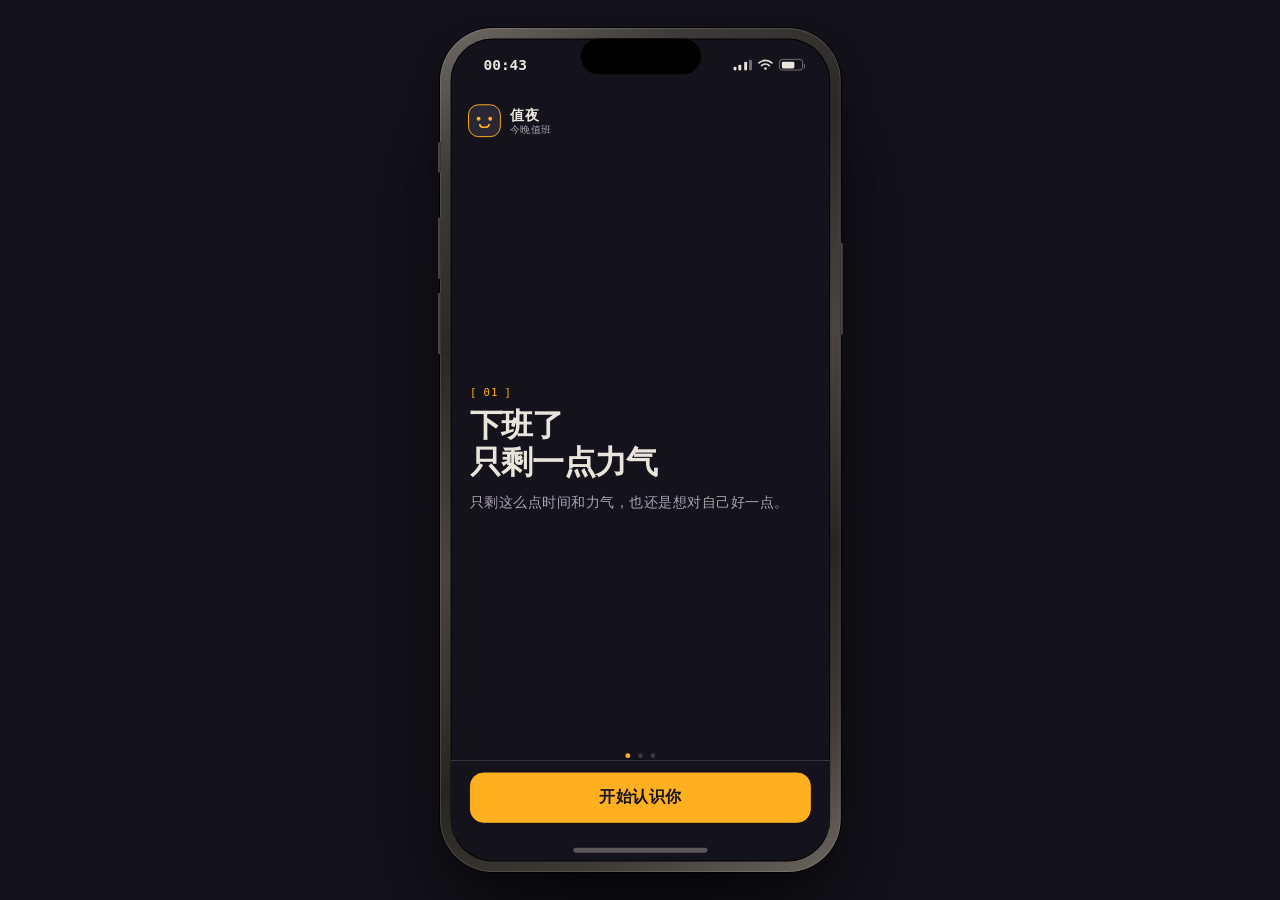
<file: docs/prototypes/nightwatch-v0.2.html>
<!DOCTYPE html>
<html lang="zh-CN">
<head>
<meta charset="utf-8">
<meta name="viewport" content="width=device-width,initial-scale=1,viewport-fit=cover">
<title>值夜 · 全量流程原型 V0.2</title>
<style>
/* ============================================================
   值夜 · Nightwatch — 全量 PRD 流程静态原型 V0.2
   内容与机制：PRD V1.1
   视觉风格：docs/DESIGN.md（数值唯一真相，不引入本文没有的档位）
   风格参照：选型阶段原型 F「性格声音优先」（只作 CSS 参照，未随仓库分发）
   零网络依赖：只用系统字体，无 webfont、无图标字体、无图片资源。

   V0.2 相对 V0.1 补的是产品外壳，不改 PRD 流程本身：
   本机持久化与冷启动路由、返回栈、设置中心、确认弹窗、Home 多态与历史回声。
   ============================================================ */

*,*::before,*::after{box-sizing:border-box}
html,body{margin:0;padding:0}
[hidden]{display:none !important}

:root{
  /* ---- 表面四层 ---- */
  --ink:#14121A;      /* surface                 画布 */
  --ink-2:#1E1B25;    /* surface-container       卡片 */
  --ink-3:#2A2633;    /* surface-container-high  内嵌块 */
  --text:#E9E4DC;     /* on-surface          14.67 / 13.40 / 11.66 */
  --muted:#A9A2B4;    /* on-surface-variant  7.53 / 6.87 / (5.98 禁用) */
  /* ---- 边框两档 ---- */
  --line-2:#6B6478;   /* outline             3.29 可点边界 */
  --line:#3A3545;     /* outline-decorative  1.57 只做装饰分隔 */
  /* ---- 强调 ---- */
  --amber:#FFB020;    /* primary             10.15 全局唯一 */
  --on-amber:#14121A; /* on-primary          琥珀底上的文字 */
  --mint:#6EE7B7;     /* secondary           12.18 只用于值夜说话那一句 */
  /* ---- 比底还底：不参与文字配色，上面不直接压文字 ---- */
  --scrim:#0C0A12;    /* scrim               弹窗遮罩，与 shadow 同值不合并 */
  /* ---- 阶梯 ---- */
  --r:18px;
  --ease:cubic-bezier(.22,1,.36,1);
  --sans:-apple-system,BlinkMacSystemFont,"PingFang SC","Hiragino Sans GB",
         "Microsoft YaHei","Noto Sans CJK SC","Source Han Sans SC",sans-serif;
  --mono:ui-monospace,SFMono-Regular,Menlo,Consolas,"PingFang SC",monospace;
}

/* 安全模式：整套变量覆写，色相全部抽掉。只由安全信号触发，不做主题开关。 */
.device[data-sober]{
  --ink:#17171A; --ink-2:#212126; --ink-3:#2B2B31;
  --line:#3A3A41; --line-2:#6E6E77;
  --text:#EDEDEF; --muted:#B3B3BA;
  --amber:#DADAE0; --mint:#B3B3BA; --on-amber:#17171A;
}

body{
  font-family:var(--sans);
  background:var(--ink);
  color:var(--text);
  -webkit-font-smoothing:antialiased;
}

/* ============================================================
   三层结构：状态栏 / topbar 固定 / body 可滚 / foot 固定。
   桌面评审使用与 A–F 一致的 iPhone 15 Pro 外壳（393×852 内屏、
   415×874 整机）；实际手机窄屏自动去壳，仍为全屏体验。
   ============================================================ */
body{
  min-height:100vh;
  display:flex; align-items:center; justify-content:center;
  padding:28px 20px;
}
.stage{position:relative; width:415px; height:874px; flex:0 0 auto}
.device{
  position:absolute; inset:0;
  width:415px; height:874px;
  padding:11px; border-radius:55px;
  transform-origin:0 0;
  background:linear-gradient(148deg,#6F6A63 0%,#3D3A39 14%,#2B2825 30%,#4A453F 50%,#282521 70%,#403B35 86%,#6B665F 100%);
  box-shadow:0 0 0 1px rgba(0,0,0,.9),inset 0 0 0 1px rgba(255,255,255,.12),0 70px 130px -34px rgba(0,0,0,.72),0 18px 44px -14px rgba(0,0,0,.48);
}
.phone{
  position:relative; width:100%; height:100%;
  background:var(--ink); border-radius:44px; overflow:hidden;
  display:flex; flex-direction:column;
  box-shadow:inset 0 0 0 1px rgba(0,0,0,.85);
}
.btn-side{position:absolute; pointer-events:none; background:linear-gradient(90deg,#55504A,#332F2B)}
.btn-side.action{left:-2px;top:118px;width:3px;height:32px;border-radius:2px 0 0 2px}
.btn-side.vol-up{left:-2px;top:196px;width:3px;height:64px;border-radius:2px 0 0 2px}
.btn-side.vol-dn{left:-2px;top:274px;width:3px;height:64px;border-radius:2px 0 0 2px}
.btn-side.power{right:-2px;top:222px;width:3px;height:96px;border-radius:0 2px 2px 0;background:linear-gradient(270deg,#55504A,#332F2B)}
.island{
  position:absolute; z-index:12; pointer-events:none;
  top:11px; left:50%; transform:translateX(-50%);
  width:125px; height:37px; border-radius:19px; background:#000;
  box-shadow:inset 0 0 1px rgba(255,255,255,.06);
}
.status{
  flex:0 0 auto; height:54px; padding:0 28px 0 34px;
  display:flex; align-items:center; justify-content:space-between;
  font-family:var(--mono); font-size:15px; line-height:1; font-weight:600;
  font-variant-numeric:tabular-nums;
}
.status .right{display:flex; align-items:center; gap:6px}
.status .sig{display:flex; align-items:flex-end; gap:2.5px; height:11px}
.status .sig i{display:block; width:3px; background:var(--text); border-radius:1.2px}
.status .sig i:nth-child(1){height:4px}.status .sig i:nth-child(2){height:6px}.status .sig i:nth-child(3){height:8.5px}.status .sig i:nth-child(4){height:11px;opacity:.45}
.status .wifi{width:16px; height:12px; display:block}
.status .wifi path{stroke:var(--text);stroke-width:1.7;stroke-linecap:round;fill:none}.status .wifi circle{fill:var(--text)}
.status .bat{position:relative; width:25px; height:12px; padding:1.5px; border:1px solid color-mix(in srgb,var(--text) 45%,transparent); border-radius:3.5px}
.status .bat::after{content:"";position:absolute;top:3.5px;right:-3px;width:1.5px;height:5px;border-radius:0 1px 1px 0;background:color-mix(in srgb,var(--text) 45%,transparent)}
.status .bat span{display:block;width:68%;height:100%;border-radius:1.5px;background:var(--text)}
.home-bar{flex:0 0 auto; height:24px; display:flex; align-items:center; justify-content:center}
.home-bar i{display:block; width:139px; height:5px; border-radius:3px; background:color-mix(in srgb,var(--text) 32%,transparent)}

/* ---------- 顶栏：身份固定信息 ---------- */
.topbar{
  flex:0 0 auto;
  padding:calc(14px + env(safe-area-inset-top)) 18px 10px;
  display:flex; align-items:center; gap:10px;
}
.badge{display:flex; align-items:center; gap:9px; min-width:0}
/* 人像：34×34、11px 圆角（唯一例外档），纯 CSS 画两眼一嘴 */
.face{
  position:relative; flex:0 0 auto;
  width:34px; height:34px; border-radius:11px;
  background:var(--ink-3);
  border:1.5px solid var(--amber);
}
.face i{
  position:absolute; top:12px; width:4px; height:4px; border-radius:50%;
  background:var(--amber);
}
.face i.l{left:8px} .face i.r{right:8px}
.face u{
  position:absolute; left:9px; right:9px; bottom:9px; height:2px;
  border-radius:2px; background:var(--amber); text-decoration:none;
}
/* 默认是一个轻微的笑脸；只在值夜承认自己判断偏高时收成无奈表情。 */
.face[data-mood="happy"] u{
  left:10px; right:10px; bottom:8px; height:5px;
  border:2px solid var(--amber); border-top:0;
  border-radius:0 0 8px 8px; background:transparent;
}
/* wry 无奈：只在值夜承认自己判断偏高时出现，永不反映对用户的评价 */
.face[data-mood="wry"] i.r{width:8px; height:2px; border-radius:2px; right:6px}
.face[data-mood="wry"] u{left:12px; right:9px}
/* 安全模式：五官消失，退成中性方块 */
.device[data-sober] .face i,.device[data-sober] .face u{display:none}
.device[data-sober] .face{border-color:var(--line-2)}
.device[data-sober] .face::after{
  content:""; position:absolute; inset:10px; background:var(--muted); border-radius:3px;
}
.badge b{font-size:14px; line-height:1.2; letter-spacing:.14em; font-weight:600; white-space:nowrap}
.badge s{
  display:block; font-family:var(--mono); font-size:10px; line-height:1; letter-spacing:.1em;
  color:var(--muted); text-decoration:none; white-space:nowrap; margin-top:2px;
}

/* ---------- 顶栏导航：返回与设置 ----------
   返回只在非根屏出现，设置只在 Home 出现——结论屏是低精力时刻，不放任何分心入口。
   两者都是 44px 命中区（与 button-text 同档），图标 20px 内联 SVG，不引图标字体。 */
.navicon{
  flex:0 0 auto; width:44px; height:44px; margin:0 -12px 0 0;
  display:flex; align-items:center; justify-content:center;
  background:transparent; border:0; padding:0; cursor:pointer;
  color:var(--muted); -webkit-tap-highlight-color:transparent;
  transition:color .16s ease;
}
.navicon:hover,.navicon:active{color:var(--text)}
.navicon svg{width:20px; height:20px; display:block}
.navicon[hidden]{display:none !important}
/* 更多入口推到最右，与左侧身份组分开 */
.navicon.gear{margin:0 -10px 0 auto}

/* ---------- 设置列表行 ----------
   容器外框是可点区域边界，走可见档 outline；行间分隔线在容器内部，走装饰档。
   这是 DESIGN.md 两档边框分工的标准用法，不是新判断。 */
.setlist{
  margin:16px 0 0; padding:0; list-style:none;
  background:var(--ink-2); border:1.5px solid var(--line-2); border-radius:var(--r);
  overflow:hidden;
}
.setlist > li + li{border-top:1px solid var(--line)}
.setrow{
  width:100%; min-height:52px; padding:13px 15px;
  display:flex; align-items:center; gap:12px; text-align:left;
  background:transparent; border:0; cursor:pointer; font-family:var(--sans);
  color:var(--text); -webkit-tap-highlight-color:transparent;
  transition:background-color .16s ease;
}
.setrow:hover,.setrow:active{background:var(--ink-3)}
.setrow .lab{flex:1 1 auto; min-width:0}
.setrow .lab b{display:block; font-size:15px; line-height:1.4; font-weight:600}
/* 次级说明与当前值共用一档小字：说明写"这行是什么"，值写"现在是多少" */
.setrow .lab s{
  display:block; margin-top:3px; text-decoration:none;
  font-size:13.5px; line-height:1.6; font-weight:400; color:var(--muted);
}
.setrow .val{
  flex:0 0 auto; max-width:46%; text-align:right;
  font-size:13.5px; line-height:1.6; font-weight:400; color:var(--muted);
  overflow:hidden; text-overflow:ellipsis; white-space:nowrap;
}
/* 尖括号是「还有下一层」的形状标记，与颜色无关。
   与 Home 那张列表卡的 ＋/－ 同属「指示字形」，用同一档 mono，不另起字号 */
.setrow .chev{
  flex:0 0 auto; color:var(--muted);
  font-family:var(--mono); font-size:15px; line-height:1; font-weight:600;
}
/* 危险项不引入红色——全局仍是单一强调色，靠位置（单独一组、列表最末）区分 */
.setrow[data-danger] .lab b{color:var(--muted)}

/* 分组标题 */
.setgroup{
  margin:20px 0 0; font-family:var(--mono); font-size:10px; line-height:1;
  letter-spacing:.08em; font-weight:600; color:var(--muted);
}
.setgroup:first-child{margin-top:6px}

/* ---------- 开关 ----------
   状态的第二载体是滑块位置，不只靠颜色（DESIGN.md：状态同时由形状表达）。 */
.switch{
  flex:0 0 auto; width:44px; height:26px; padding:0;
  border-radius:999px; border:1.5px solid var(--line-2);
  background:var(--ink-3); cursor:pointer; position:relative;
  -webkit-tap-highlight-color:transparent;
  transition:background-color .16s ease, border-color .16s ease;
}
.switch::after{
  content:""; position:absolute; top:2px; left:2px;
  width:19px; height:19px; border-radius:50%; background:var(--muted);
  transition:transform .16s var(--ease), background-color .16s ease;
}
.switch[aria-checked="true"]{background:var(--amber); border-color:var(--amber)}
.switch[aria-checked="true"]::after{transform:translateX(18px); background:var(--on-amber)}

/* ---------- 弹窗 ----------
   只用于不可撤销的确认（清空数据）。遮罩上不直接放文字。 */
.scrim{
  position:absolute; inset:0; z-index:20;
  background:var(--scrim); opacity:.72;
}
.modalwrap{position:absolute; inset:0; z-index:21; display:flex; align-items:center; padding:20px}
.modal{
  width:100%; background:var(--ink-2);
  border:1.5px solid var(--line-2); border-radius:var(--r); padding:20px;
}
.modal h2{margin:0; font-size:25px; line-height:1.1; letter-spacing:-.01em; font-weight:600}
.modal p{margin:10px 0 0; font-size:15px; line-height:1.55; font-weight:400; color:var(--muted)}
.modal .acts{margin:18px 0 0; display:flex; flex-direction:column; gap:9px}

/* ---------- 当晚校准抽屉 ----------
   6 个结论屏（首夜/确认/判断/换一种/减量/慢病）的 footer 统一只留一个
   「调整一下」入口，全部指向同一张抽屉，不再各自长出不同的改法：
   补充一句（自由输入 + 加班/早会/不方便三个即点芯片）常驻在最上面；
   时间/精力/身体三项结构化校准只在确认、判断两屏出现，因为只有这两屏
   的结论会随它们重算；最下面是按当前屏动态给的快捷跳转（换一种做法/
   再轻一点/今天不做/还是不合适）。它不是普通确认弹窗，从底部出现以
   保留仍在其后的当前判断作为上下文。 */
.calibration-scrim{
  position:absolute; inset:0; z-index:22; background:var(--scrim); opacity:0;
}
.calibration-sheet{
  position:absolute; z-index:23; left:0; right:0; bottom:0;
  max-height:calc(100% - 20px); overflow-y:auto;
  padding:20px 20px calc(16px + env(safe-area-inset-bottom));
  background:var(--ink-2); border:1.5px solid var(--line-2);
  border-bottom:0; border-radius:18px 18px 0 0;
  transform:translateY(100%);
}
.calibration-scrim[data-open]{opacity:.72}
.calibration-sheet[data-open]{transform:none}
.calibration-sheet h2{margin:0; font-size:25px; line-height:1.1; letter-spacing:-.01em; font-weight:600}
.calibration-sheet > p{margin:10px 0 0; font-size:15px; line-height:1.55; font-weight:400; color:var(--muted)}
.calgroup{margin:18px 0 0}
.calgroup > p{margin:0 0 8px; font-family:var(--mono); font-size:11px; line-height:1; letter-spacing:.08em; font-weight:600; color:var(--muted)}
.calchips{display:flex; flex-wrap:wrap; gap:8px}
.calchips .chip{min-width:calc(50% - 4px); flex:1 1 calc(50% - 4px); justify-content:center}
.calibration-sheet .btn{margin-top:18px}
@media (prefers-reduced-motion: no-preference){
  .calibration-scrim{transition:opacity .2s var(--ease)}
  .calibration-sheet{transition:transform .26s var(--ease)}
}

/* ---------- 屏幕容器 ----------
   切屏沿用方案 B：屏幕本身先完成淡入、上移与可见性切换，
   再由屏内区块依次进入。非当前屏不以 display:none 退出，
   否则 opacity / transform 没有过渡的起点。 */
.screens{position:relative; flex:1 1 auto; min-height:0}
.screen{
  position:absolute; inset:0; display:flex; flex-direction:column; min-height:0;
  opacity:0; visibility:hidden; transform:translateY(10px);
  transition:opacity .42s cubic-bezier(.22,.61,.36,1),
    transform .52s cubic-bezier(.22,.61,.36,1), visibility .42s;
}
.screen[data-active]{opacity:1; visibility:visible; transform:none}
.body{
  flex:1 1 auto; min-height:0; overflow-y:auto;
  padding:6px 20px 14px;
  -webkit-overflow-scrolling:touch;
  /* 移动端做的是沉浸式全屏，桌面评审时的原生滚动条又粗又白、破坏低刺激风格。
     保留滚动能力，只弱化滚动条视觉：Firefox 走 thin + 暗色，WebKit 走细窄半透明。 */
  scrollbar-width:thin;
  scrollbar-color:var(--line) transparent;
}
.body::-webkit-scrollbar{width:4px}
.body::-webkit-scrollbar-track{background:transparent}
.body::-webkit-scrollbar-thumb{background:var(--line); border-radius:4px}
.body::-webkit-scrollbar-thumb:hover{background:var(--line-2)}
.foot{
  flex:0 0 auto;
  padding:12px 20px calc(16px + env(safe-area-inset-bottom));
  border-top:1px solid var(--line);
  background:var(--ink);
  display:flex; flex-direction:column; gap:9px;
}

/* ---------- Welcome Tour：整屏海报变体，区别于「屏内小轮播」Card Carousel ----------
   贴满 .body 四边：无描边、无圆角、背景与屏幕底色一致，用于首次打开的 3 张价值卡。
   分页点数值沿用 Card Carousel 已定规格（DESIGN.md）：直径 5px、间距 8px。 */
/* overflow:hidden 而非继承 .body 的 overflow-y:auto——三张卡内容本就能在可视高度内完整显示，
   实测过 body.scrollHeight 曾比 clientHeight 多 12px（flex 布局的取整余量，不是内容溢出），
   全屏海报不该在这多出的 12px 上冒出一条纵向滚动条。 */
#s-welcome .body{padding:0; display:flex; flex-direction:column; overflow:hidden}
.poster-track{
  flex:1 1 auto; min-height:0;
  display:flex; overflow-x:auto;
  scroll-snap-type:x mandatory; scrollbar-width:none;
  -webkit-overflow-scrolling:touch;
}
/* Safari / 某些桌面 WebView 不认 display:none，仍会把横向原生滚动条
   画在内屏底部（系统强调色可能是黄/橙）。尺寸归零才能稳定隐藏；
   overflow-x 与 scroll-snap 保留，触控板和拖拽横滑不受影响。 */
.poster-track::-webkit-scrollbar{width:0;height:0;display:none}
/* 首次打开的向右滑提示：只做一次视觉「预告」，不动真实 scrollLeft、不与 scroll-snap 打架。
   每次这屏变为 active（含「重置演示」）都会重播一次。 */
@keyframes swipehint{0%,100%{transform:translateX(0)} 45%{transform:translateX(-28px)}}
#s-welcome[data-active] .poster-track{animation:swipehint 1.1s var(--ease) .6s 1 both}
.poster{
  flex:0 0 100%; scroll-snap-align:center;
  display:flex; flex-direction:column; justify-content:center;
  padding:0 20px;
}
.dots{display:flex; justify-content:center; gap:8px; padding:10px 0 2px}
.dot{
  position:relative; width:5px; height:5px; border-radius:999px; border:0; padding:0;
  background:var(--line); cursor:pointer;
}
/* 视觉小、热区大：热区宽度卡在「点直径 + 间距」的半个节距内，
   紧贴 8px 间距时若热区互相重叠，靠后的点会截走前一个点的点击（已用无头浏览器验证发现）。 */
.dot::before{
  content:""; position:absolute; left:50%; top:50%;
  width:13px; height:32px; transform:translate(-50%,-50%);
}
.dot[aria-selected="true"]{background:var(--amber)}

/* ---------- 排版 ---------- */
/* caption：每屏顶部一行时间小字。去掉系统状态栏后由产品界面自己表达时间流逝。 */
.clock{
  margin:6px 0 0; font-family:var(--mono); font-size:11px; line-height:1;
  letter-spacing:.12em; color:var(--muted);
}
/* 状态药丸下线后，.clock 直接跟 h1：补回原来由药丸间距撑出的留白 */
.clock + h1{margin-top:16px}
.tag{
  display:inline-flex; align-items:center; gap:6px;
  font-family:var(--mono); font-size:11px; line-height:1; letter-spacing:.12em;
  color:var(--amber);
  margin:10px 0 10px;
}
.tag::before{content:"["} .tag::after{content:"]"}
h1{margin:0; font-size:33px; line-height:1.16; letter-spacing:-.02em; font-weight:600}
/* 标题内高亮：只在需要从一行标题里突出一个词时用，不泛化 */
h1 em{font-style:normal; background:var(--amber); color:var(--on-amber); padding:0 6px; border-radius:5px}
/* 首夜时间戳与药丸都已下线，h1 是 .body 的第一个子元素：补回顶部留白 */
#s-firstnight h1{margin-top:16px}
.sub{margin:10px 0 0; font-size:15px; line-height:1.55; font-weight:400; color:var(--muted)}
/* 理由行常驻，不进折叠框（与 F 不同的第三处，build-notes D5） */
.why{margin:10px 0 0; font-size:15px; line-height:1.55; font-weight:400; color:var(--muted)}

/* 值夜说话：3px 琥珀竖线 + 薄荷色一句。每屏最多一句。安全模式下不渲染。 */
.voice{
  position:relative; margin:16px 0 0; padding:0 0 0 13px;
  font-size:15px; line-height:1.5; font-weight:600; color:var(--mint);
}
.voice::before{
  content:""; position:absolute; left:0; top:3px; bottom:3px;
  width:3px; border-radius:3px; background:var(--amber);
}
.device[data-sober] .voice{display:none}

/* 注脚 */
.note{
  margin:16px 0 0; padding-top:12px; border-top:1px solid var(--line);
  font-size:12.5px; line-height:1.6; font-weight:400; color:var(--muted);
}

/* ---------- 判断行：Agent 决策的透明化结构，不是填写区 ----------
   分割线画在每组（判断行 + 依据行）末尾，不画在组内部。
   这里只呈现判断和依据，不放任何可点的改法入口——要改统一走
   footer 的「调整一下」，进同一张当晚校准抽屉（见上方说明）。 */
.rows{margin:18px 0 0; border-top:1px solid var(--line)}
.row{display:flex; align-items:baseline; gap:12px; padding:13px 0 0}
.row dt{flex:0 0 78px; margin:0; font-size:13px; line-height:1.25; font-weight:400; color:var(--muted)}
.row dd{flex:1 1 auto; margin:0; font-size:17px; line-height:1.2; font-weight:600}
.row dd i{
  font-style:normal; margin-left:7px; padding:2px 6px; vertical-align:2px;
  font-family:var(--mono); font-size:10px; line-height:1; letter-spacing:.06em;
  color:var(--muted); border:1px solid var(--line-2); border-radius:5px;
}
/* 判断行的常驻依据：紧跟在它判断的那一行下面，不进折叠框（DESIGN.md D5）。
   左缩进 90px = dt 宽 78px + row 的 gap 12px，让依据文字跟判断值对齐，不跟左侧标题对齐。 */
.rowsrc{display:flex; align-items:baseline; gap:12px; margin:9px 0 0; padding:0 0 13px 90px; border-bottom:1px solid var(--line)}
.rowsrc p{margin:0; flex:1 1 auto; font-size:13.5px; line-height:1.6; font-weight:400; color:var(--muted)}

/* ---------- 时间关系带：只表达时间归属，不做进度条 ----------
   带高 8px 纯图形，刻度与段标签都在带外（DESIGN.md Time Band）。
   已占用段用 outline 斜纹（45°/1px/间隔 3px），可支配段琥珀实底。
   段标签行与带共用同一套 flex 比例，对应关系靠位置表达，不用图例色块。 */
.band{margin:16px 0 0}
.bandscale{
  display:flex; justify-content:space-between; margin:0 0 7px;
  font-family:var(--mono); font-size:10px; line-height:1;
  letter-spacing:.06em; font-weight:600; color:var(--muted);
}
.bandtrack{
  display:flex; height:8px; border-radius:6px; overflow:hidden;
  background:var(--ink-2);
}
/* 最小宽度 24px：窄段仍保持可辨认的块，不按比例压缩到消失 */
.seg{min-width:24px}
.seg[data-seg="spent"],.bandlabel i{
  background-image:repeating-linear-gradient(45deg,
    var(--line-2) 0 1px, transparent 1px 3px);
}
.seg[data-seg="free"]{background:var(--amber)}
.bandlabel{display:flex; margin:7px 0 0}
.bandlabel span{
  min-width:24px; font-size:13.5px; line-height:1.6; font-weight:400;
  color:var(--muted);
}
/* 需要花的时间与已放开项：mono 标记复用 row-est 形态 */
.bandnote{
  display:flex; align-items:baseline; justify-content:space-between; gap:12px;
  margin:12px 0 0; padding-top:12px; border-top:1px solid var(--line);
}
.bandnote p{margin:0; font-size:13.5px; line-height:1.6; font-weight:400; color:var(--muted)}
.bandnote b{
  flex:0 0 auto; font-family:var(--mono); font-size:10px; line-height:1;
  letter-spacing:.06em; font-weight:600; color:var(--muted);
  border:1px solid var(--line-2); border-radius:5px; padding:2px 6px;
  white-space:nowrap;
}

/* ---------- 结论卡：四维可缺席 ----------
   容器内边距 0，内边距在行上——行分隔线才能通到容器两侧边缘。 */
.plan{
  margin:16px 0 0; padding:0; list-style:none;
  border:1.5px solid var(--line); border-radius:var(--r);
  background:var(--ink-2);
  overflow:hidden;
  counter-reset:step;
}
.plan li{
  display:flex; gap:11px; align-items:flex-start;
  padding:13px 15px; border-bottom:1px solid var(--line);
  font-size:16px; line-height:1.4; font-weight:600;
  counter-increment:step;
}
.plan li:last-child{border-bottom:0}
/* 序号方块：CSS counter 自动编号，不写死维度字。隐藏的 <li>（[hidden]）
   不生成盒子、不参与 counter-increment，维度缺席时天然不留空号。 */
.plan li b{
  flex:0 0 auto; width:21px; height:21px; border-radius:6px;
  background:var(--ink-3); color:var(--amber);
  font-family:var(--mono); font-size:11px; line-height:1; font-weight:600;
  display:flex; align-items:center; justify-content:center;
  margin-top:2px;
}
.plan li b::before{content:counter(step)}
.plan li[data-key] b{background:var(--amber); color:var(--on-amber)}
.plan li[data-key]::after{
  content:"核心"; margin-left:auto; align-self:center;
  font-family:var(--mono); font-size:10px; line-height:1; letter-spacing:.08em;
  color:var(--amber); border:1px solid var(--amber);
  border-radius:5px; padding:2px 5px; white-space:nowrap;
}

/* ---------- 理由行：常驻不折叠，每条自带来源 ----------
   来源标记复用 row-est 形态（mono 10px + outline 描边 + 5px 圆角）。
   正文 13.5px/400 比最低线的 16px/600 轻——理由是依据，不是结论。
   首夜例外：理由行改回可折叠、默认收起，头部换成 button + chevron，
   内容仍是同一套 dl，不套用 .acc 的虚线方框（见 DESIGN.md Source Row）。 */
.srcs{margin:18px 0 0}
.srcs > p{margin:0 0 9px; font-size:13px; line-height:1.25; font-weight:400; color:var(--muted)}
.srcs > button{
  width:100%; min-height:44px; margin:0 0 9px; padding:0;
  display:flex; align-items:center; gap:8px;
  background:transparent; border:0; font-family:var(--sans);
  font-size:13px; line-height:1.25; font-weight:400; color:var(--muted);
  cursor:pointer; text-align:left;
}
.srcs > button::after{
  content:"⌄"; margin-left:auto; font-family:var(--mono); font-size:12px; color:var(--muted);
}
.srcs > button[aria-expanded="true"]{color:var(--text)}
.srcs > button[aria-expanded="true"]::after{content:"⌃"; color:var(--text)}
.srcs dl{margin:0; border-top:1px solid var(--line)}
.srcs div{
  display:flex; align-items:baseline; gap:10px;
  padding:11px 0; border-bottom:1px solid var(--line);
}
.srcs dt{
  flex:0 0 auto; margin:0; font-family:var(--mono); font-size:10px; line-height:1;
  letter-spacing:.06em; font-weight:600; color:var(--muted);
  border:1px solid var(--line-2); border-radius:5px; padding:2px 6px;
  white-space:nowrap;
}
.srcs dd{margin:0; font-size:13.5px; line-height:1.6; font-weight:400; color:var(--muted)}

/* ---------- 补充回执：你说了什么 → 我改了什么 ----------
   与 .thr 的区别：上行不划删除线。用户补充的话不是被撤掉的旧值。 */
.delta{
  margin:16px 0 0; padding:12px 14px;
  border:1.5px solid var(--line); border-radius:var(--r); background:var(--ink-2);
}
.delta p{margin:0; font-size:13.5px; line-height:1.6; font-weight:400; color:var(--muted)}
.delta p + p{
  margin-top:7px; padding-top:7px; border-top:1px solid var(--line);
  font-size:14.5px; font-weight:600; color:var(--text);
}
.delta p + p::before{content:"→ "; color:var(--amber); font-weight:600}

/* ---------- 印章：接受的那一刻，全流程唯一的能量峰值 ---------- */
.stamp{
  margin:18px 0 0; padding:20px 18px;
  background:var(--amber); color:var(--on-amber);
  border-radius:var(--r);
  border:2.5px solid var(--on-amber);
  box-shadow:6px 6px 0 0 #0C0A12;   /* 零模糊纯位移，只允许这一处 */
}
.stamp h1{display:block; margin:0; font-size:30px; line-height:1.1; letter-spacing:-.01em; font-weight:600}
.stamp p{margin:8px 0 0; font-size:14.5px; line-height:1.5; font-weight:600; opacity:.86}
.stamp em{
  display:inline-block; margin:0 0 10px; font-style:normal;
  font-family:var(--mono); font-size:10.5px; line-height:1; letter-spacing:.16em;
  border:1.5px solid var(--on-amber); border-radius:6px; padding:3px 7px;
}

/* ---------- 芯片：横排粗颗粒选择，选中只换颜色不加粗 ---------- */
.editgroup{margin:16px 0 0}
.editgroup > p{margin:0 0 8px; font-size:13px; line-height:1.25; font-weight:400; color:var(--muted)}
/* s-ob-1：收工规律与通勤时长两组次级 chips 紧靠成一组，与上方主滚轮拉开 */
#s-ob-1 .editgroup + .editgroup{margin-top:9px}
/* s-ob-4：饮食禁忌/健康边界合并页，chips 与紧跟的补充输入框同组内收紧 */
#s-ob-4 .chips + .field{margin-top:9px}
.chips{display:flex; gap:8px; flex-wrap:wrap}
.chip{
  flex:1 1 auto; min-width:86px; min-height:46px;
  padding:8px 10px; border-radius:12px;
  background:var(--ink-2); color:var(--text);
  border:1.5px solid var(--line-2);
  font-family:inherit; font-size:14.5px; line-height:1.5; font-weight:600;
  cursor:pointer; text-align:center;
  display:flex; align-items:center; justify-content:center; gap:6px;
}
.chip::before{
  content:""; flex:0 0 auto; width:13px; height:13px; border-radius:4px;
  border:1.5px solid var(--line-2);
}
.chip[aria-pressed="true"]{background:var(--ink-3); border-color:var(--amber); color:#fff}
.chip[aria-pressed="true"]::before{
  background:var(--amber); border-color:var(--amber);
  box-shadow:inset 0 0 0 2px var(--ink-3);
}
.chip:active{border-color:var(--amber)}

/* ---------- 选项：纵向单选，选中加粗到 2.5px + 行尾「已选」 ---------- */
.opts{display:flex; flex-direction:column; gap:9px; margin:16px 0 0}
.opt{
  display:flex; align-items:center; gap:11px;
  width:100%; min-height:58px; padding:13px 15px;
  background:var(--ink-2); color:var(--text);
  border:1.5px solid var(--line-2); border-radius:14px;
  font-family:inherit; font-size:16px; line-height:1.4; font-weight:600; text-align:left;
  cursor:pointer;
}
.opt::before{
  content:""; flex:0 0 auto; width:18px; height:18px; border-radius:50%;
  border:2px solid var(--line-2);
}
.opt[aria-pressed="true"]{border-color:var(--amber); border-width:2.5px; background:var(--ink-3); color:#fff}
.opt[aria-pressed="true"]::before{
  border-color:var(--amber); background:var(--amber);
  box-shadow:inset 0 0 0 3.5px var(--ink-3);
}
.opt[aria-pressed="true"]::after{
  content:"已选"; margin-left:auto;
  font-family:var(--mono); font-size:10px; line-height:1; letter-spacing:.08em;
  color:var(--amber); border:1px solid var(--amber); border-radius:5px; padding:2px 5px;
}

/* ---------- 折叠：虚线↔实线是这个组件唯一的结构信号 ---------- */
.acc{margin:18px 0 0}
.acc > button{
  width:100%; min-height:46px; padding:11px 12px;
  display:flex; align-items:center; gap:8px;
  background:transparent; color:var(--muted);
  border:1px dashed var(--line-2); border-radius:12px;
  font-family:var(--sans); font-size:13.5px; line-height:1.6; font-weight:600;
  cursor:pointer; text-align:left;
}
.acc > button::after{
  content:"＋"; margin-left:auto; font-family:var(--mono); font-size:15px; color:var(--text);
}
.acc > button[aria-expanded="true"]{color:var(--text); border-style:solid}
.acc > button[aria-expanded="true"]::after{content:"－"}
.acc ul,.acc .panel{
  margin:9px 0 0; padding:12px 14px 12px 28px;
  background:var(--ink-2); border-radius:12px;
  border-left:3px solid var(--line-2);
}
.acc ul{list-style:disc}
.acc .panel{padding-left:14px}
.acc li{font-size:13.5px; line-height:1.6; font-weight:400; color:var(--muted); margin:3px 0}
.acc li::marker{color:var(--line-2)}

/* ---------- 自由输入：小入口、有占位提示、不是屏幕焦点 ---------- */
.field{
  width:100%; min-height:52px;
  padding:14px 15px; margin:0;
  background:var(--ink-2); color:var(--text);
  border:1.5px solid var(--line-2); border-radius:14px;
  font-family:inherit; font-size:16px; line-height:1.4; font-weight:600;
  display:block;
}
.field::placeholder{
  color:var(--muted); font-size:13.5px; line-height:1.6; font-weight:400;
}
textarea.field{min-height:78px; resize:none; line-height:1.5}
/* 麦克风：纯 CSS 装饰，语音本轮不实装 */
.mic{
  position:relative; flex:0 0 auto; width:22px; height:22px;
  border:1.5px solid var(--line-2); border-radius:999px;
  align-self:center;
}
.mic::before{
  content:""; position:absolute; left:50%; top:4px; transform:translateX(-50%);
  width:6px; height:9px; border-radius:999px; background:var(--muted);
}
.mic::after{
  content:""; position:absolute; left:50%; bottom:3px; transform:translateX(-50%);
  width:8px; height:1.5px; border-radius:3px; background:var(--muted);
}
/* ---------- 时间双滚轮：iPhone 风格，上班/下班各一组 ----------
   纯 CSS scroll-snap 做吸附，无第三方库。中心行高亮。
   一行 40px（数字本身约 17px 高、居中于行内，行与行之间天然留白）。
   静止时只露出选中这一行，上下各留 18px：这个量必须超过单行内的
   留白（约 11.5px），才能真的露出相邻数值的一点笔画边缘，而不是
   一段空白；配合渐隐遮罩把这点边缘压得极轻。首尾同样各留 18px
   空占位让首尾项能滚到中心。 */
.wheelset{display:flex; gap:10px; align-items:stretch; margin:16px 0 0}
.wheelcol{flex:1 1 0; min-width:0}
.wheelcol > p{margin:0 0 8px; font-size:13px; line-height:1.25; font-weight:400; color:var(--muted); text-align:center}
.wheel{
  position:relative; height:76px; border-radius:14px;
  background:var(--ink-2); border:1.5px solid var(--line-2);
  overflow:hidden;
}
/* 中心选中行的框：40px 高、垂直居中，纯装饰 */
.wheel::before{
  content:""; position:absolute; left:8px; right:8px; top:18px; height:40px;
  border-top:1.5px solid var(--amber); border-bottom:1.5px solid var(--amber);
  pointer-events:none; z-index:2;
}
/* 上下渐隐遮罩：把探出的相邻行边缘压得极轻，越靠外沿越接近背景色 */
.wheel::after{
  content:""; position:absolute; inset:0; pointer-events:none; z-index:2;
  background:linear-gradient(var(--ink-2) 0%, transparent 24%, transparent 76%, var(--ink-2) 100%);
}
.wheeltrack{
  height:100%; overflow-y:scroll; scroll-snap-type:y mandatory;
  scrollbar-width:none; position:relative; z-index:1;
  -webkit-overflow-scrolling:touch;
}
.wheeltrack::-webkit-scrollbar{display:none}
/* 首尾空占位：18px，让第一项/最后一项能停到中心 */
.wheeltrack::before,.wheeltrack::after{content:""; display:block; height:18px}
.wheeltrack span{
  display:flex; align-items:center; justify-content:center;
  height:40px; scroll-snap-align:center;
  font-family:var(--mono); font-size:17px; line-height:1; font-weight:600;
  color:var(--muted); font-variant-numeric:tabular-nums; letter-spacing:.04em;
}
.wheeltrack span[data-on]{color:var(--text)}
.wheelspan-sep{align-self:center; font-size:15px; font-weight:600; color:var(--muted); padding-top:26px}
/* 当晚校准不是又一张输入卡：把同一滚轮收成一条时间带。它仍保留 40px
   的吸附行，缩的是上下提示与容器；伪元素也同步收到 10px，否则首尾项
   会偏离中心。 */
.calibration-time-wheel{
  height:60px; border:0; border-radius:0; background:transparent;
}
.calibration-time-wheel::before{
  left:0; right:0; top:10px; height:40px;
  border-top:1px solid var(--line); border-bottom:1px solid var(--line);
}
.calibration-time-wheel::after{
  background:linear-gradient(var(--ink-2) 0%, transparent 34%, transparent 66%, var(--ink-2) 100%);
}
.calibration-time-wheel .wheeltrack::before,
.calibration-time-wheel .wheeltrack::after{height:10px}
.calibration-time-wheel .wheeltrack span{
  font-family:var(--sans); font-size:15px; line-height:1.4; letter-spacing:0;
}
.calibration-time-wheel .wheeltrack span[data-on]{color:var(--amber)}
.worklen{
  margin:12px 0 0; text-align:center;
  font-size:13.5px; line-height:1.5; font-weight:400; color:var(--muted);
}
.worklen b{font-family:var(--mono); font-weight:600; color:var(--text)}

.inline-row{display:flex; gap:8px; align-items:stretch}
.inline-row .field{flex:1 1 auto}
.unit{
  flex:0 0 auto; align-self:center;
  font-size:13px; line-height:1.25; font-weight:400; color:var(--muted);
}

/* ---------- 按钮五态 ---------- */
.btn{
  width:100%; min-height:52px; padding:14px 16px;
  border-radius:14px; border:1.5px solid transparent;
  font-family:inherit; font-size:17px; line-height:1.2; font-weight:600;
  cursor:pointer;
}
.btn.primary{background:var(--amber); color:var(--on-amber); border-color:var(--amber)}
/* 琥珀实底上改边框色不可见，按下改亮度 */
.btn.primary:active{filter:brightness(.92)}
.btn.primary:disabled{background:transparent; color:var(--muted); border-color:var(--line-2); cursor:not-allowed}
.btn.ghost{
  background:transparent; color:var(--text); border-color:var(--line-2);
  min-height:48px; font-size:15.5px;
}
.btn.ghost:active{border-color:var(--amber)}
/* 次级动作横排一行：读作「这些都是备选」，主按钮的唯一性保持完整 */
.minor{display:flex; gap:8px; flex-wrap:wrap}
/* 次级按钮横排等权：必须 width:auto 覆写 .btn 的 width:100%，
   否则 100% 会被当成 flex-basis，三个就各占满一行退回按钮墙。
   flex-basis:0 让三者等宽——等权是这三个出口的语义，不按字数分。 */
.minor .btn{
  flex:1 1 0; width:auto; min-width:82px;
  /* margin-top:0 覆写 .calibration-sheet .btn 的 18px——.minor 现在也出现在
     校准抽屉的换个做法区里，不清零会让同一行里的按钮各自往下掉 18px */
  min-height:46px; padding:11px 4px; font-size:14.5px; line-height:1.5; margin-top:0;
  background:transparent; color:var(--muted); border-color:var(--line);
}
.minor .btn:hover,.minor .btn:active{color:var(--text); border-color:var(--line-2)}
/* 建议页的自由补充属于「再算一次」的操作区，不在正文另占一段。 */
.foot .acc{margin:0}

/* 安全出口：形态在所有屏幕上完全相同。描边方块读作出口标记，不是状态指示。 */
.safety{
  width:100%; min-height:46px; padding:11px 14px;
  display:flex; align-items:center; justify-content:center; gap:9px;
  background:transparent; color:var(--text);
  border:1.5px solid var(--line-2); border-radius:999px;
  font-family:inherit; font-size:14.5px; line-height:1.5; font-weight:600;
  cursor:pointer;
}
.safety::before{
  content:""; flex:0 0 auto; width:11px; height:11px; border-radius:3px;
  border:2px solid var(--text);
}
.safety:hover,.safety:active{border-color:var(--text)}

.textlink{
  align-self:center; background:transparent; border:0;
  min-height:44px; padding:10px 14px;
  color:var(--muted); font-family:inherit; font-size:14px; line-height:1.2; font-weight:600;
  text-decoration:underline; text-underline-offset:3px; cursor:pointer;
}
.textlink:hover{color:var(--text)}
.rowsrc .textlink{flex:0 0 auto; white-space:nowrap; padding:10px 8px}

/* ---------- Home 页：后续使用的入口 ----------
   承接昨晚一次轻反馈 + 进入今晚流程。不做仪表盘：无分数、无连续天数、无追责。 */
/* 昨晚回顾卡：一次点选即完成，点完收起。不是每日必答。
   它是 Home 的首要交互，表面和外框均高于下方的补充入口卡；
   「开始今晚」仍是全屏唯一的琥珀主操作。 */
.recall{
  margin:16px 0 0; padding:14px 15px;
  border:1.5px solid var(--line-2); border-radius:var(--r); background:var(--ink-3);
}
.recall > p{margin:0 0 11px; font-size:13.5px; line-height:1.5; font-weight:400; color:var(--muted)}
.recall > p b{font-weight:600; color:var(--text)}
/* 回顾只给一次轻反馈：三项在同一行，避免把树洞 / 食记挤出首屏。
   沿用 Option 的圆圈和选中形态，尺寸收至 button-minor 同档，确保安全夜的
   「还不太好」也不换行。 */
.recall .opts{display:flex; flex-direction:row; gap:8px; margin:0}
.recall .opt{
  flex:1 1 0; min-width:0; min-height:46px; padding:11px 4px; gap:8px;
  justify-content:center; font-size:14.5px; line-height:1.5; white-space:nowrap;
}
.recall .opt::before{width:18px; height:18px}
.recall .opt[aria-pressed="true"]::after{display:none}
/* 反馈完成后的收起态：一句话确认，不展开细节 */
.recall[data-done]{border-style:dashed}
.recall[data-done] .opts{display:none}
.recall[data-done] > p{
  margin:0; text-align:center;
  font-size:12.5px; line-height:1.2; font-weight:400;
}
/* ---------- Home 次级入口：树洞 / 食记 ----------
   两个入口是纯图标+文字，不再用卡片、格线或图标底座把它们包起来；
   两等分的透明按钮仍保留 44px 以上的可点区域。
   展开面板在入口行上方以带尾巴的对话气泡打开。 */
.homelist{
  flex-shrink:0;
  margin:auto 0 0;
}
.homegrid{display:flex; align-items:stretch}
.homecell{
  flex:1 1 0; min-width:0; min-height:64px; margin:0; padding:10px 6px; border:0;
  background:transparent; color:var(--muted);
  font-family:inherit; text-align:center; cursor:pointer;
  display:flex; flex-direction:column; align-items:center; gap:8px;
}
.homecell:hover,.homecell:active{color:var(--text)}
.homecell[aria-expanded="true"]{color:var(--text)}
.homecell-icon{
  flex:0 0 auto; width:20px; height:20px; color:var(--muted);
  display:flex; align-items:center; justify-content:center;
}
.homecell-icon svg{width:20px; height:20px; display:block}
.homecell:hover .homecell-icon,.homecell:active .homecell-icon,
.homecell[aria-expanded="true"] .homecell-icon{color:var(--text)}
.homecell-text{
  max-width:100%; overflow:hidden; text-overflow:ellipsis; white-space:nowrap;
  font-size:14.5px; line-height:1.5; font-weight:600;
}
/* 树洞与食记共用向上浮出的对话气泡：不再以一条横线切开，
   而是用指向触发入口的尾巴明确它属于谁。 */
.homepanel{
  --bubble-anchor:25%;
  position:relative; margin:0; padding:9px 15px;
  background:var(--ink-2); border:1.5px solid var(--line-2); border-radius:var(--r);
}
.homepanel::before,.homepanel::after{
  content:""; position:absolute; left:calc(var(--bubble-anchor) - 9px);
  -webkit-clip-path:polygon(0 0,100% 0,50% 100%);
  clip-path:polygon(0 0,100% 0,50% 100%); pointer-events:none;
}
.homepanel::before{bottom:-12px; width:18px; height:12px; background:var(--line-2)}
.homepanel::after{
  bottom:-9px; left:calc(var(--bubble-anchor) - 7px);
  width:14px; height:10px; background:var(--ink-2);
}
.homepanel[data-bubble="meal"]{--bubble-anchor:75%}
.homepanel .inline-row{position:relative}
.homepanel .field{
  min-height:52px; padding:14px 34px 14px 0;
  background:transparent; border:0; border-radius:0;
}
.homepanel textarea.field{min-height:52px}
.homepanel .mic{
  position:absolute; right:0; top:50%; transform:translateY(-50%);
}
.homepanel .note{margin:0; padding-top:0; border-top:0}
.homepanel[data-bubble="meal"]{display:flex; align-items:center; gap:8px; min-height:52px}
.homepanel[data-bubble="meal"] .note{flex:1 1 auto}
.homepanel[data-bubble="meal"] .textlink{flex:0 0 auto; min-height:32px; padding:6px 0}
.photothumbs{display:flex; flex-wrap:wrap; gap:8px; margin:10px 0 0}
.photothumbs img{
  width:56px; height:56px; border-radius:12px; border:1px solid var(--line);
  background:var(--ink-3); object-fit:cover; display:block;
}
/* Home 正文用 flex 承接：把补充入口和最后一句「值夜的声音」一起压向
   .foot 顶边，避免入口停在反馈卡下、两者之间留下大段无关空白。 */
#s-home .body{display:flex; flex-direction:column}
#s-home .voice{margin-top:16px}

:focus-visible{outline:3px solid var(--mint); outline-offset:2px; border-radius:6px}
/* 点击/触屏让按钮进入 :focus 但不触发 :focus-visible 时，
   之前没重置，会漏出浏览器原生焦点环（颜色随系统强调色，在部分设备上显示为一条杂色线，
   和这里唯一设计过的薰绿色键盘焦点环无关）——统一去掉，只保留键盘可见焦点。 */
:focus:not(:focus-visible){outline:none}
/* 切屏时焦点落到屏幕容器上接住键盘位置，但那是不可见的锚点 */
.screen:focus,.screen:focus-visible{outline:none}

/* ---------- 动效：全部包在 no-preference 里 ----------
   关掉动效后所有内容仍要成立：缩小分支与学习结果靠文字和形态表达。 */
@media (prefers-reduced-motion: no-preference){
  /* 方案 B 的第二层：当前屏内的直接区块从上到下错开进入。
     目前每屏只有 body / foot 两块，规则仍保留到第六块，供后续屏幕扩展。 */
  .screen[data-active] > *{animation:screen-rise .62s cubic-bezier(.22,.61,.36,1) both}
  .screen[data-active] > *:nth-child(1){animation-delay:.02s}
  .screen[data-active] > *:nth-child(2){animation-delay:.09s}
  .screen[data-active] > *:nth-child(3){animation-delay:.16s}
  .screen[data-active] > *:nth-child(4){animation-delay:.23s}
  .screen[data-active] > *:nth-child(5){animation-delay:.30s}
  .screen[data-active] > *:nth-child(6){animation-delay:.37s}
  @keyframes screen-rise{
    from{opacity:0; transform:translateY(12px)}
    to{opacity:1; transform:none}
  }
  .stamp{transform:rotate(-1.2deg); animation:pop .34s var(--ease) both}
  @keyframes pop{
    from{opacity:0; transform:rotate(4deg) scale(.9)}
    to{opacity:1; transform:rotate(-1.2deg) scale(1)}
  }
  .btn,.chip,.opt,.safety,.acc > button{
    transition:transform .12s var(--ease),
      border-color .16s ease, background-color .16s ease, color .16s ease;
  }
  .btn:active,.chip:active,.opt:active,.safety:active{transform:scale(.975)}
  .face i,.face u{transition:all .2s var(--ease)}
  /* 安全模式不用弹性：那个时刻界面在退场 */
  .device[data-sober] .screen[data-active] > *{animation:fade .26s ease both}
  @keyframes fade{from{opacity:0} to{opacity:1}}
}
@media (prefers-reduced-motion: reduce){
  *,*::before,*::after{animation:none !important; transition:none !important}
}

/* 矮屏降档：先牺牲标题气势，不牺牲正文可读性 */
@media (max-height:740px){
  h1{font-size:28px}
  .stamp h1{font-size:25px}
  .plan li{padding:11px 14px; font-size:15px}
}
@media (max-width:430px){
  body{display:block;padding:0}
  .stage{width:auto!important;height:auto!important}
  .device{position:static;width:100vw;height:100vh;height:100dvh;padding:0;border-radius:0;background:none;box-shadow:none;transform:none!important}
  .phone{border-radius:0;box-shadow:none}
  .island,.btn-side{display:none}
  .status{height:auto;padding-top:max(14px,env(safe-area-inset-top));padding-bottom:6px}
  .home-bar{display:none}
}
</style>
</head>
<body>
<div class="stage">
<div class="device" id="device">
  <i class="btn-side action" aria-hidden="true"></i>
  <i class="btn-side vol-up" aria-hidden="true"></i>
  <i class="btn-side vol-dn" aria-hidden="true"></i>
  <i class="btn-side power" aria-hidden="true"></i>
  <div class="island" aria-hidden="true"></div>
  <div class="phone">
  <div class="status" aria-label="手机状态：当前时间，信号良好，已连接 Wi‑Fi，电量 68%">
    <span id="deviceClock">--:--</span>
    <div class="right">
      <div class="sig" aria-hidden="true"><i></i><i></i><i></i><i></i></div>
      <svg class="wifi" viewBox="0 0 16 12" aria-hidden="true"><path d="M1.4 4.2a9.6 9.6 0 0 1 13.2 0"/><path d="M4 6.9a6 6 0 0 1 8 0"/><circle cx="8" cy="10" r="1.35"/></svg>
      <div class="bat" aria-hidden="true"><span></span></div>
    </div>
  </div>

  <header class="topbar">
    <button class="navicon back" type="button" id="navBack" data-nav="back" aria-label="返回" hidden>
      <svg viewBox="0 0 20 20" fill="none" xmlns="http://www.w3.org/2000/svg"><path d="M12.5 4.5 7 10l5.5 5.5" stroke="currentColor" stroke-width="1.8" stroke-linecap="round" stroke-linejoin="round"/></svg>
    </button>
    <div class="badge">
      <div class="face" id="face" data-mood="happy" aria-hidden="true"><i class="l"></i><i class="r"></i><u></u></div>
      <div>
        <b>值夜</b>
        <s id="roleLabel">今晚值班</s>
      </div>
    </div>
    <button class="navicon gear" type="button" id="navGear" data-go="settings" aria-label="设置" hidden>
      <svg viewBox="0 0 20 20" fill="none" xmlns="http://www.w3.org/2000/svg" aria-hidden="true"><circle cx="5" cy="10" r="1.5" fill="currentColor"/><circle cx="10" cy="10" r="1.5" fill="currentColor"/><circle cx="15" cy="10" r="1.5" fill="currentColor"/></svg>
    </button>
  </header>

  <p id="live" aria-live="polite" style="position:absolute;width:1px;height:1px;overflow:hidden;clip:rect(0 0 0 0);white-space:nowrap"></p>

  <main class="screens">

    <!-- ========== F1 首次进入：6 步 + 首夜建议 ==========
         全部点选、带默认、一字不打能走完。安全参数排最后、可跳过。 -->

    <!-- 0 首次整屏引导卡：时刻 / 机制 / 结果。CTA 从第 1 张起常驻，不设单独「跳过」 -->
    <section class="screen" id="s-welcome" data-clock="首次打开" data-mood="flat">
      <div class="body">
        <div class="poster-track" id="welcomeTrack">
          <div class="poster">
            <p class="tag">01</p>
            <h1>下班了<br>只剩一点力气</h1>
            <p class="sub">只剩这么点时间和力气，也还是想对自己好一点。</p>
          </div>
          <div class="poster">
            <p class="tag">02</p>
            <h1>不是长期计划<br>是今晚这一件</h1>
            <p class="sub">按你平时的情况和今天的状态，在剩下这点时间里给一版最合适、最省力的安排——吃什么、动多久、几点停，随时能改。</p>
          </div>
          <div class="poster">
            <p class="tag">03</p>
            <h1>今天能做多少<br>就是最好的自己</h1>
            <p class="sub">不跟明天比，也不设固定标准——今晚能给多少，就给到位，这就够。先认识你一下，以后每天这件事我先想好。</p>
          </div>
        </div>
        <div class="dots" id="welcomeDots" role="tablist" aria-label="引导卡进度">
          <button class="dot" type="button" role="tab" aria-selected="true" aria-label="第 1 张"></button>
          <button class="dot" type="button" role="tab" aria-selected="false" aria-label="第 2 张"></button>
          <button class="dot" type="button" role="tab" aria-selected="false" aria-label="第 3 张"></button>
        </div>
      </div>
      <div class="foot">
        <button class="btn primary" type="button" data-go="ob-1">开始认识你</button>
      </div>
    </section>

    <!-- 1 上下班时间（双滚轮，推算工作时长）+ 收工规律 + 通勤时长 -->
    <section class="screen" id="s-ob-1" data-clock="第 1 步 / 5" data-mood="flat">
      <div class="body">
        <p class="tag">先认识一下</p>
        <h1>一般几点<br>上下班</h1>
        <p class="sub">我用它算你一天有多长、几点找你。</p>
        <div class="wheelset" id="timeWheels" role="group" aria-label="上下班时间">
          <div class="wheelcol">
            <p>上班</p>
            <div class="wheel"><div class="wheeltrack" id="wheelOn" data-wheel="on" aria-label="上班时间"></div></div>
          </div>
          <div class="wheelspan-sep" aria-hidden="true">→</div>
          <div class="wheelcol">
            <p>下班</p>
            <div class="wheel"><div class="wheeltrack" id="wheelOff" data-wheel="off" aria-label="下班时间"></div></div>
          </div>
        </div>
        <p class="worklen" id="workLen">这一天大约 <b>12 小时</b></p>
        <div class="editgroup">
          <p>你的收工时间通常规律吗</p>
          <div class="chips" role="group" aria-label="收工时间是否规律">
            <button class="chip" type="button" data-one="ot" data-val="大致固定">大致固定</button>
            <button class="chip" type="button" data-one="ot" data-val="经常更晚" aria-pressed="true">经常比预计晚</button>
            <button class="chip" type="button" data-one="ot" data-val="每天不同">每天说不准</button>
          </div>
        </div>
        <div class="editgroup">
          <p>回家路上要多久</p>
          <div class="chips" role="group" aria-label="通勤时长">
            <button class="chip" type="button" data-one="commute" data-val="15">15 分钟</button>
            <button class="chip" type="button" data-one="commute" data-val="30" aria-pressed="true">30 分钟</button>
            <button class="chip" type="button" data-one="commute" data-val="45">45 分钟</button>
            <button class="chip" type="button" data-one="commute" data-val="60">60 分钟以上</button>
          </div>
        </div>
        <p class="voice">拿不准就先选个大概，之后随时能改。</p>
      </div>
      <div class="foot">
        <button class="btn primary" type="button" data-stepnav data-go="ob-2">下一步</button>
        <button class="btn primary" type="button" data-savenav data-nav="save" hidden>存好了</button>
      </div>
    </section>

    <!-- 2 工作日身体状态 -->
    <section class="screen" id="s-ob-2" data-clock="第 2 步 / 5" data-mood="flat">
      <div class="body">
        <p class="tag">先认识一下</p>
        <h1>这一天<br>身体经历了什么</h1>
        <p class="sub">决定今晚该走走、该拉伸，还是该纯歇。</p>
        <div class="opts" role="group" aria-label="工作日身体状态">
          <button class="opt" type="button" data-one="work" data-val="久坐" aria-pressed="true">基本坐着，一天下来发僵</button>
          <button class="opt" type="button" data-one="work" data-val="站着走动">站着走动，腿最累</button>
          <button class="opt" type="button" data-one="work" data-val="体力消耗">出体力，整个人被榨干</button>
        </div>
        <div class="editgroup" data-todayonly>
          <p>今天有没有额外动一动</p>
          <div class="chips" role="group" aria-label="今天是否额外运动">
            <button class="chip" type="button" data-one="exercise_today" data-val="没有，就这样" aria-pressed="true">没有，就这样</button>
            <button class="chip" type="button" data-one="exercise_today" data-val="运动了一下">运动了一下</button>
          </div>
        </div>
      </div>
      <div class="foot">
        <button class="btn primary" type="button" data-stepnav data-go="ob-3">下一步</button>
        <button class="btn primary" type="button" data-savenav data-nav="save" hidden>存好了</button>
      </div>
    </section>

    <!-- 3 平时三餐怎么解决（长期饮食结构，不是今晚条件；今晚能不能做饭留给当天确认） -->
    <section class="screen" id="s-ob-3" data-clock="第 3 步 / 5" data-mood="flat">
      <div class="body">
        <p class="tag">先认识一下</p>
        <h1>平时吃饭<br>主要靠什么</h1>
        <p class="sub">问的是你平时的习惯。今晚具体怎么吃，到时候再说。</p>
        <div class="opts" role="group" aria-label="平时三餐怎么解决">
          <button class="opt" type="button" data-one="cook" data-val="外卖为主" aria-pressed="true">大多点外卖</button>
          <button class="opt" type="button" data-one="cook" data-val="食堂">主要吃食堂</button>
          <button class="opt" type="button" data-one="cook" data-val="自己做">基本自己做</button>
          <button class="opt" type="button" data-one="cook" data-val="混着来">几样混着来</button>
        </div>
      </div>
      <div class="foot">
        <button class="btn primary" type="button" data-stepnav data-go="ob-4">下一步</button>
        <button class="btn primary" type="button" data-savenav data-nav="save" hidden>存好了</button>
      </div>
    </section>

    <!-- 4 安全边界：饮食禁忌 + 健康问题合并为一屏（都硬约束、都可跳过，驱动安全闸门两层处置） -->
    <section class="screen" id="s-ob-4" data-clock="第 4 步 / 5" data-mood="flat">
      <div class="body">
        <p class="tag">可跳过</p>
        <h1>有什么<br>要绕开的</h1>
        <p class="sub">记着就好，这些事我嘴严，不到处讲。</p>
        <div class="editgroup">
          <p>饮食禁忌与过敏，可多选</p>
          <div class="chips" role="group" aria-label="饮食禁忌与过敏">
            <button class="chip" type="button" data-many="diet" data-val="海鲜过敏">海鲜过敏</button>
            <button class="chip" type="button" data-many="diet" data-val="乳糖不耐">乳糖不耐</button>
            <button class="chip" type="button" data-many="diet" data-val="不吃辣">不吃辣</button>
          </div>
          <input class="field" id="dietInput" type="text" autocomplete="off"
                 placeholder="其他忌口就补一句，比如素食" aria-label="饮食禁忌补充">
        </div>
        <div class="editgroup">
          <p>有慢病或者正在治疗吗？常见的先点，点了也可以在下面补一句</p>
          <div class="chips" role="group" aria-label="常见健康情况">
            <button class="chip" type="button" data-many="health" data-val="高血压">高血压</button>
            <button class="chip" type="button" data-many="health" data-val="糖尿病">糖尿病</button>
            <button class="chip" type="button" data-many="health" data-val="心脏病">心脏病</button>
          </div>
          <input class="field" id="healthInput" type="text" autocomplete="off"
                 placeholder="比如：在吃某种药、最近做过手术" aria-label="健康边界补充">
        </div>
        <p class="voice">说一次，我记着，不会再问第二遍。</p>
      </div>
      <div class="foot">
        <button class="btn primary" type="button" data-stepnav data-health="next">下一步</button>
        <button class="textlink" type="button" data-stepnav data-go="ob-5">两项都跳过</button>
        <button class="btn primary" type="button" data-savenav data-nav="save-health" hidden>存好了</button>
      </div>
    </section>

    <!-- 5 安全参数（最后、可跳过、不显示 BMI、不设目标体重） -->
    <section class="screen" id="s-ob-5" data-clock="第 5 步 / 5" data-mood="flat">
      <div class="body">
        <p class="tag">可跳过</p>
        <h1>再多懂你一点<br>建议才更准</h1>
        <p class="sub">跟前面填的一样，这些也是你的长期底子——配合每天的状态，把吃法和动法给得更准。</p>
        <div class="editgroup">
          <p>年龄</p>
          <div class="chips" role="group" aria-label="年龄">
            <button class="chip" type="button" data-one="age" data-val="25 岁以下">25 以下</button>
            <button class="chip" type="button" data-one="age" data-val="25-35 岁" aria-pressed="true">25-35</button>
            <button class="chip" type="button" data-one="age" data-val="35-50 岁">35-50</button>
            <button class="chip" type="button" data-one="age" data-val="50 岁以上">50 以上</button>
          </div>
        </div>
        <div class="editgroup">
          <p>身高体重</p>
          <div class="inline-row">
            <input class="field" type="text" inputmode="numeric" autocomplete="off" placeholder="身高" aria-label="身高厘米">
            <span class="unit">cm</span>
            <input class="field" type="text" inputmode="numeric" autocomplete="off" placeholder="体重" aria-label="体重公斤">
            <span class="unit">kg</span>
          </div>
        </div>
      </div>
      <div class="foot">
        <button class="btn primary" type="button" data-stepnav data-health="finish">走完了，看今晚</button>
        <button class="textlink" type="button" data-stepnav data-health="skip">跳过这两项</button>
        <button class="btn primary" type="button" data-savenav data-nav="save" hidden>存好了</button>
      </div>
    </section>

    <!-- 8 首夜建议：正常模式下沿，理由行回显 onboarding 字段 -->
    <section class="screen" id="s-firstnight" data-clock="当前时间 · 刚认识" data-mood="flat">
      <div class="body">
        <h1>今晚要做到的<br>是<em>放下手机</em></h1>

        <!-- 首夜也显示时间带：第一次就让用户看见它按什么算 -->
        <div class="band" id="fnBand">
          <p class="bandscale"><span id="fnNow">--:--</span><span id="fnEnd">--:-- 睡点</span></p>
          <div class="bandtrack" role="img" aria-label="今晚时间分配">
            <div class="seg" data-seg="spent" id="fnSpent"></div>
            <div class="seg" data-seg="free" id="fnFree"></div>
          </div>
          <p class="bandlabel">
            <span id="fnLabSpent">通勤 30 分</span><span id="fnLabFree">在家 34 分</span>
          </p>
          <div class="bandnote">
            <p>今晚需要你花的时间</p><b>约 13 分钟</b>
          </div>
        </div>

        <ol class="plan">
          <li><b></b>先坐五分钟，别急着开电脑</li>
          <li><b></b>饭后走 8 分钟，不用换衣服</li>
          <li data-key><b></b><span id="fnStop">--:-- 放下手机</span></li>
        </ol>
        <p class="voice">今晚没问你吃什么，所以那条我不瞎猜。</p>

        <!-- 首夜没有历史反馈，理由只有两条，第三条是首夜特有的校准承诺
             （原先常驻的 .note 收进这里）。默认收起，按需查看。 -->
        <div class="srcs">
          <button type="button" aria-expanded="false" data-acc="fnWhy">为什么是这条线</button>
          <dl id="fnWhy" hidden>
            <div><dt>你刚填</dt><dd id="fnSrcProfile">白天久坐，通勤 30 分钟</dd></div>
            <div><dt>第一晚</dt><dd>还没有你的完成记录，先给条低的试</dd></div>
            <div><dt>接下来</dt><dd>这条是估的，走两三晚我会自己往上或往下挪</dd></div>
          </dl>
        </div>
      </div>
      <div class="foot">
        <button class="btn primary" type="button" data-accept="first">就这样</button>
        <button class="btn ghost" type="button" data-note="open">我要补充</button>
        <button class="safety" type="button" data-go="safety">身体不舒服</button>
      </div>
    </section>

    <!-- 附加设置：饮食偏好库（用户后续自设，不进 onboarding） -->
    <section class="screen" id="s-pref" data-clock="设置" data-mood="flat">
      <div class="body">
        <p class="tag">随时可改</p>
        <h1>你常吃<br>哪几类</h1>
        <p class="sub">勾了我就知道往哪边轻推。不勾也行，你说了我再接。</p>
        <div class="editgroup">
          <p>常吃形态</p>
          <div class="chips" role="group" aria-label="常吃形态">
            <button class="chip" type="button" data-many="pref" data-val="粉面" aria-pressed="true">粉面</button>
            <button class="chip" type="button" data-many="pref" data-val="炸物快餐">炸物快餐</button>
            <button class="chip" type="button" data-many="pref" data-val="盖饭便当">盖饭便当</button>
            <button class="chip" type="button" data-many="pref" data-val="火锅麻辣烫" aria-pressed="true">火锅麻辣烫</button>
            <button class="chip" type="button" data-many="pref" data-val="烧烤夜宵">烧烤夜宵</button>
            <button class="chip" type="button" data-many="pref" data-val="甜品饮料">甜品饮料</button>
            <button class="chip" type="button" data-many="pref" data-val="轻食沙拉">轻食沙拉</button>
            <button class="chip" type="button" data-many="pref" data-val="自己做的家常">自己做的家常</button>
          </div>
        </div>
        <p class="note">这里不写热量，也不写该吃多少。只记你常吃什么形态。</p>
      </div>
      <div class="foot">
        <button class="btn primary" type="button" data-go="pref-done">存好了</button>
      </div>
    </section>

    <!-- ========== Home 页：后续使用的入口（首次不经此页） ==========
         承接昨晚一次轻反馈 + 进入今晚流程。第 15/17/19 条：反馈从当晚移到这里。
         下班确认已经在推送里问完，这里不重复问，「开始今晚」直接进结论。 -->
    <section class="screen" id="s-home" data-clock="当前时间 · 又到这个点" data-mood="flat">
      <div class="body">
        <p class="clock" id="homeClock">--:-- · 又到这个点</p>
        <p class="tag" id="homeGreeting">晚上好</p>
        <h1>我们<br>又碰面了</h1>

        <!-- 昨晚回顾：一次轻反馈。有未反馈的上一条才出现，点完即收起。
             按上一条记录的类型分叉成两种问法（2026-08-08 追加）：
             'plan'（正常建议夜）问完成情况；'safety'（触发身体不适/恢复优先，
             昨晚根本没有可完成的任务）改问关心式的状态确认，
             不追问病情、不做疾病判断，回答只决定今晚起点是回正常还是继续按恢复优先算。
             两组按钮都在，JS 按类型切 hidden；data-done 收起态本来就会把 .minor 整体隐藏。 -->
        <div class="recall" id="homeRecall">
          <p>昨晚那条 <b>走 8 分钟</b>，做到了吗</p>
          <div class="opts" id="recallPlanBtns" role="group">
            <button class="opt" type="button" data-recall="full" aria-pressed="false">做到了</button>
            <button class="opt" type="button" data-recall="part" aria-pressed="false">做了点</button>
            <button class="opt" type="button" data-recall="none" aria-pressed="false">没顾上</button>
          </div>
          <div class="opts" id="recallSafeBtns" role="group" hidden>
            <button class="opt" type="button" data-recall="better" aria-pressed="false">好多了</button>
            <button class="opt" type="button" data-recall="same" aria-pressed="false">差不多</button>
            <button class="opt" type="button" data-recall="worse" aria-pressed="false">还不太好</button>
          </div>
        </div>

        <!-- 次级入口：树洞 / 食记，一行两格纯图标+文字入口（.homelist）。
             命名说明：「树洞」在这里取「随口说给它听、不用组织成句」的轻量感，
             不是情绪宣泄入口——面板本身（含 placeholder）仍只收「今天没吃午饭 /
             明早要早起」这类会被解析进计划的事实性上下文，不引导倾诉，
             产品仍不做情绪宣泄/长对话（见 PRD、CONTEXT.md）。
             历史是回看而非今晚输入，入口移至设置页的独立「回看」分组；
             仍不显示做没做到、不显示连续天数。 -->
        <div class="homelist">
          <!-- 输入面板置于入口行之前：点击树洞/食记时内容向上展开，
               不挤压下方的「开始今晚」主操作区。 -->
          <div class="homepanel" id="accFreeHome" hidden data-bubble="free">
            <div class="inline-row">
              <textarea class="field" id="freeTextHome" rows="1"
                        placeholder="比如：没吃午饭 / 明早早起"
                        aria-label="树洞：说说今天"></textarea>
              <span class="mic" aria-hidden="true"></span>
            </div>
          </div>
          <div class="homepanel" id="accPhotoHome" hidden data-bubble="meal">
            <p class="note" id="mealPhotoPrompt">拍下今天吃的，晚餐建议更贴近你</p>
            <button class="textlink" type="button" data-home="pick" id="mealPhotoPick">添加照片</button>
            <input type="file" accept="image/*" multiple id="mealPhotoInput" hidden>
            <div class="photothumbs" id="mealPhotoThumb" hidden></div>
            <p class="note" id="mealPhotoReceipt" hidden>今天这些我先收着。</p>
            <button class="textlink" type="button" data-home="remove" id="mealPhotoRemove" hidden>清除照片</button>
            <button class="textlink" type="button" data-go="pref">设置常吃的</button>
          </div>
          <div class="homegrid">
            <button class="homecell" type="button" aria-expanded="false" data-acc="accFreeHome">
              <span class="homecell-icon" aria-hidden="true"><svg viewBox="0 0 20 20" fill="none" xmlns="http://www.w3.org/2000/svg"><path d="M3.5 4.5h13a1 1 0 0 1 1 1v7a1 1 0 0 1-1 1H9l-3 3v-3H3.5a1 1 0 0 1-1-1v-7a1 1 0 0 1 1-1Z" stroke="currentColor" stroke-width="1.5" stroke-linejoin="round"/><path d="M5.8 8h8.4M5.8 10.7h5.4" stroke="currentColor" stroke-width="1.5" stroke-linecap="round"/></svg></span>
              <span class="homecell-text">树洞</span>
            </button>
            <button class="homecell" type="button" aria-expanded="false" data-acc="accPhotoHome">
              <span class="homecell-icon" aria-hidden="true"><svg viewBox="0 0 20 20" fill="none" xmlns="http://www.w3.org/2000/svg"><path d="M7.2 5.5 8 4h4l.8 1.5H16a1 1 0 0 1 1 1v8a1 1 0 0 1-1 1H4a1 1 0 0 1-1-1v-8a1 1 0 0 1 1-1h3.2Z" stroke="currentColor" stroke-width="1.5" stroke-linejoin="round"/><circle cx="10" cy="11" r="3" stroke="currentColor" stroke-width="1.5"/></svg></span>
              <span class="homecell-text">食记</span>
            </button>
          </div>
        </div>
        <p class="voice">今晚，留一件小事给自己。</p>
      </div>
      <div class="foot">
        <button class="btn primary" type="button" data-start="night">开始今晚</button>
        <button class="safety" type="button" data-go="safety">身体不舒服</button>
      </div>
    </section>

    <!-- 历史：设置页「回看」入口，只读列表，倒序显示每一晚给过的事项。
         不显示做没做到、不显示连续天数两条硬规则保持不变。 -->
    <section class="screen" id="s-history" data-clock="历史" data-mood="flat">
      <div class="body">
        <h1>我给过你<br>这些建议</h1>
        <p class="sub">只记我给过什么，不记你做没做到——那部分只用来把下一条线放低，不做成一笔账。</p>
        <ul class="setlist" id="historyList"></ul>
        <p class="note" id="historyEmpty" hidden>还没有记录。接受第一条建议之后，会出现在这里。</p>
      </div>
    </section>

    <!-- ========== F2 每日触点：唯一需要用户参与的时刻 ==========
         推送时机在下班范围早端、人还在通勤路上，不是到家时。
         「下班了吗 / 下班了 / 还在忙」这一击确认发生在手机系统的推送通知或
         锁屏交互上，不属于产品自己的界面，本原型里不建这一屏；
         用户在系统层点完「下班了」，产品这边直接从 Home 开始接住。
         「还在忙」的顺延与静默同样是系统通知层的行为，产品内没有对应画面。 -->

    <!-- 快速确认：三行判断 + 修改态 -->
    <section class="screen" id="s-confirm" data-clock="当前时间 · 路上" data-mood="flat">
      <div class="body">
        <p class="clock" data-live-clock="路上">--:-- · 路上</p>
        <p class="tag">初步判断</p>
        <h1 id="confirmTitle">今晚更适合恢复</h1>

        <dl class="rows">
          <div class="row"><dt>剩余时间</dt><dd><span data-slot="time">约 80 分钟</span><i>估</i></dd></div>
          <div class="rowsrc">
            <p id="srcTime">按 23:30 的睡点和 30 分钟通勤倒着算的</p>
            <button class="textlink" type="button" data-adjust="time">改一下</button>
          </div>

          <div class="row"><dt>当前精力</dt><dd><span data-slot="energy">很低</span><i>估</i></dd></div>
          <div class="rowsrc">
            <p id="srcEnergy">在忙了约 12 小时，最近两次深夜运动都没走完</p>
            <button class="textlink" type="button" data-adjust="energy">改一下</button>
          </div>

          <div class="row"><dt>身体状况</dt><dd><span data-slot="body">暂未确认</span></dd></div>
          <div class="rowsrc">
            <p id="srcBody">这项我判断不了，按你说的算</p>
            <button class="textlink" type="button" data-adjust="body">改一下</button>
          </div>
        </dl>
        <p class="voice">都是我估的，不对就改。</p>
      </div>

      <div class="foot">
        <button class="btn primary" type="button" data-go="plan">判断大致没错</button>
        <button class="btn ghost" type="button" data-note="open">我要补充</button>
        <button class="safety" type="button" data-go="safety">身体不舒服</button>
      </div>
    </section>

    <!-- 结论屏：最多四维，任一维可缺席，绝不为填满版式硬凑 -->
    <section class="screen" id="s-plan" data-clock="当前时间 · 快到家" data-mood="flat">
      <div class="body">
        <p class="clock" data-live-clock="快到家">--:-- · 快到家</p>
        <h1 id="planTitle">保住睡眠</h1>

        <!-- 时间关系区：让用户看见今晚真实剩多少。每晚都显示。
             作息不固定时只画当前到睡点，不画通勤段（见 renderBand）。 -->
        <div class="band" id="planBand">
          <p class="bandscale"><span id="bandNow">22:12</span><span id="bandEnd">23:30 睡点</span></p>
          <div class="bandtrack" role="img" aria-label="今晚时间分配" id="bandTrack">
            <div class="seg" data-seg="spent" id="segSpent"></div>
            <div class="seg" data-seg="free" id="segFree"></div>
          </div>
          <p class="bandlabel" id="bandLabel">
            <span id="labSpent">通勤 28 分</span><span id="labFree">在家 50 分</span>
          </p>
          <div class="bandnote">
            <p>今晚需要你花的时间</p><b id="bandAsk">约 20 分钟</b>
          </div>
          <div class="bandnote" id="bandRel" hidden>
            <p id="bandRelWhat">已放开 —— 今晚的运动</p><b>不用补</b>
          </div>
        </div>

        <ol class="plan" id="planList">
          <li data-dim="judge"><b></b><span>到家只洗漱，电脑留在包里</span></li>
          <li data-dim="eat" hidden><b></b><span id="planEat"></span></li>
          <li data-dim="move"><b></b><span id="planMove">今晚不运动</span></li>
          <li data-dim="stop" data-key><b></b><span id="planStop">23:30 上床</span></li>
        </ol>
        <!-- 补充回执：你说了什么 → 我因此改了什么。只在接到条件后出现。 -->
        <div class="delta" id="planDelta" hidden>
          <p id="deltaSaid"></p>
          <p id="deltaDid"></p>
        </div>

        <p class="voice" id="planVoice">运动这条我替你划掉了。</p>

        <!-- 理由是可按需展开的依据，不和今晚行动抢首屏注意力。 -->
        <div class="srcs">
          <button type="button" aria-expanded="false" data-acc="planWhy">为什么是这条线</button>
          <dl id="planWhy" hidden>
            <div><dt>今天</dt><dd id="srcToday">工作 12 小时，比你平时长</dd></div>
            <div><dt>昨晚</dt><dd id="srcLast">只睡了 5 小时，先补回来更划算</dd></div>
            <div><dt>你的反馈</dt><dd id="srcFb">最近两次深夜运动都没做完</dd></div>
          </dl>
        </div>

      </div>
      <div class="foot">
        <button class="btn primary" type="button" data-accept="base">就这样</button>
        <button class="btn ghost" type="button" data-note="open">我要补充</button>
        <button class="safety" type="button" data-go="safety">身体不舒服</button>
      </div>
    </section>

    <!-- 换一个：同骨架，内容换 -->
    <section class="screen" id="s-alt" data-clock="当前时间 · 快到家" data-mood="flat">
      <div class="body">
        <p class="clock" data-live-clock="快到家">--:-- · 快到家</p>
        <h1>先让身体<br>松一下</h1>

        <div class="band" id="altBand">
          <p class="bandscale"><span id="altNow">--:--</span><span id="altEnd">--:-- 睡点</span></p>
          <div class="bandtrack" role="img" aria-label="今晚时间分配">
            <div class="seg" data-seg="spent" id="altSpent"></div>
            <div class="seg" data-seg="free" id="altFree"></div>
          </div>
          <p class="bandlabel">
            <span id="altLabSpent">通勤 27 分</span><span id="altLabFree">在家 50 分</span>
          </p>
          <div class="bandnote">
            <p>今晚需要你花的时间</p><b>约 8 分钟</b>
          </div>
          <div class="bandnote">
            <p>已放开 —— 今晚的运动</p><b>不用补</b>
          </div>
        </div>

        <ol class="plan">
          <li><b></b><span>热水冲 5 分钟，手机放客厅</span></li>
          <li><b></b><span>不用运动，站着拉一下小腿</span></li>
          <li data-key><b></b><span>躺下就算完成</span></li>
        </ol>
        <p class="voice">换了做法，目标没换。</p>

        <div class="srcs">
          <button type="button" aria-expanded="false" data-acc="altWhy">为什么是这条线</button>
          <dl id="altWhy" hidden>
            <div><dt>你刚说</dt><dd>上一条不合适，我换了路子没换目标</dd></div>
            <div><dt>今天</dt><dd id="altSrcToday">工作 12 小时，比你平时长</dd></div>
            <div><dt>你的反馈</dt><dd>最近两次深夜运动都没做完</dd></div>
          </dl>
        </div>
      </div>
      <div class="foot">
        <button class="btn primary" type="button" data-accept="alt">这个可以</button>
        <button class="btn ghost" type="button" data-note="open">我要补充</button>
        <button class="safety" type="button" data-go="safety">身体不舒服</button>
      </div>
    </section>

    <!-- 继续缩小：一次让步，不是一次协商。二次按下转地板态。 -->
    <section class="screen" id="s-shrink" data-clock="当前时间 · 快到家" data-mood="wry">
      <div class="body">
        <p class="clock" id="shrinkClock" data-live-clock="快到家">--:-- · 快到家</p>
        <h1 id="shrinkTitle">那就再小一点</h1>

        <!-- 地板态下时间带仍显示：到了最小也不假装时间不存在 -->
        <div class="band" id="shrinkBand">
          <p class="bandscale"><span id="shrinkNow">22:14</span><span id="shrinkEnd">23:30 睡点</span></p>
          <div class="bandtrack" role="img" aria-label="今晚时间分配">
            <div class="seg" data-seg="spent" id="shrinkSpent"></div>
            <div class="seg" data-seg="free" id="shrinkFree"></div>
          </div>
          <p class="bandlabel">
            <span id="shrinkLabSpent">通勤 26 分</span><span id="shrinkLabFree">在家 50 分</span>
          </p>
          <div class="bandnote">
            <p>今晚需要你花的时间</p><b id="shrinkAsk">约 5 分钟</b>
          </div>
          <div class="bandnote">
            <p id="shrinkRelWhat">已放开 —— 今晚的吃</p><b>不用补</b>
          </div>
        </div>

        <ol class="plan" id="shrinkList">
          <li><b></b><span>电脑放门口</span></li>
          <li><b></b><span>今晚不运动</span></li>
          <li data-key><b></b><span>洗漱后直接上床</span></li>
        </ol>
        <p class="voice" id="shrinkVoice">上次这条线是我画高了。</p>

        <div class="srcs">
          <button type="button" aria-expanded="false" data-acc="shrinkWhy">为什么是这条线</button>
          <dl id="shrinkWhy" hidden>
            <div><dt>你刚说</dt><dd id="shrinkSrcSaid">上一条太费力，我从更低的地方重画</dd></div>
            <div><dt>今天</dt><dd id="shrinkSrcToday">工作 12 小时，比你平时长</dd></div>
            <div><dt>你的反馈</dt><dd>最近两次深夜运动都没做完</dd></div>
          </dl>
        </div>
        <p class="note" id="shrinkNote">时间不够也不用补运动。</p>
      </div>
      <div class="foot">
        <button class="btn primary" type="button" data-accept="shrink">这个能做到</button>
        <button class="btn ghost" type="button" data-note="open">我要补充</button>
        <button class="safety" type="button" data-go="safety">身体不舒服</button>
      </div>
    </section>

    <!-- 印章：接受的那一刻，全流程唯一的能量峰值 -->
    <section class="screen" id="s-accepted" data-clock="当前时间 · 记下了" data-mood="flat">
      <div class="body">
        <p class="clock" data-live-clock="记下了">--:-- · 记下了</p>
        <div class="stamp">
          <em>今晚已记下</em>
          <h1 id="acceptLine">23:30 上床</h1>
          <p id="acceptSub">别的今晚都不算数。</p>
        </div>
        <p class="voice">到点我提你一句，不用回我。</p>
      </div>
      <div class="foot">
        <button class="btn primary" type="button" data-go="stop">好，先这样</button>
      </div>
    </section>

    <!-- 拒绝退出：不问原因、不挽留、不显示未完成 -->
    <section class="screen" id="s-bye" data-clock="当前时间 · 今晚不安排" data-mood="flat">
      <div class="body">
        <p class="clock" data-live-clock="今晚不安排">--:-- · 今晚不安排</p>
        <p class="tag">今晚不安排</p>
        <h1>行，收了</h1>
        <p class="voice">不问原因。我下次再来。</p>
      </div>
      <div class="foot">
        <button class="btn ghost" type="button" data-go="home">回到首页</button>
      </div>
    </section>

    <!-- ========== F3 停下提示：提示不是触点 ==========
         一句话、不要回应、不追问、不记失败、无视即无视。
         底部那个「继续」是原型夹具，真实产品这一屏没有可点的东西。 -->
    <section class="screen" id="s-stop" data-clock="当前时间 · 到点了" data-mood="flat">
      <div class="body">
        <p class="clock" id="stopClock" data-live-clock="到点了">--:-- · 到点了</p>
        <h1>少玩手机<br>早点睡</h1>
        <p class="voice">不用回我。</p>
      </div>
      <div class="foot">
        <button class="textlink" type="button" data-go="done">（原型）继续</button>
      </div>
    </section>

    <!-- 今晚结束：当晚不追问完成情况。昨晚那条怎么样，留到明天打开时的 Home 页问。 -->
    <section class="screen" id="s-done" data-clock="当前时间 · 今晚结束" data-mood="flat">
      <div class="body">
        <p class="clock" id="doneClock" data-live-clock="今晚结束">--:-- · 今晚结束</p>
        <p class="tag">今晚结束</p>
        <h1>剩下的<br>不用管了</h1>
        <p class="voice">今晚不问你做没做到。明天再见面时再说。</p>
        <p class="note" id="doneNote">这条我记着了。你去睡，别再打开我。</p>
      </div>
      <div class="foot">
        <button class="btn ghost" type="button" data-go="home">回到首页</button>
      </div>
    </section>

    <!-- ========== 安全闸门 ==========
         红线：绝不提供任何专业医疗建议。 -->

    <!-- 恢复优先 / 停止建议：性格整体退场 -->
    <section class="screen" id="s-safety" data-clock="当前时间 · 停下" data-mood="off" data-sober>
      <div class="body">
        <p class="clock" data-live-clock="停下">--:-- · 停下</p>
        <p class="tag">已停止饮食与运动建议</p>
        <h1>先停在这里</h1>
        <p class="sub">可以休息。不适明显请联系专业医疗人员。</p>
      </div>
      <div class="foot">
        <button class="btn primary" type="button" data-go="home">结束今晚</button>
      </div>
    </section>

    <!-- 严重疾病劝退分支的结束页；身体不适的「结束今晚」不经过这里，直接回 Home。 -->
    <section class="screen" id="s-safetyend" data-clock="当前时间 · 已停下" data-mood="off" data-sober>
      <div class="body">
        <p class="clock" data-live-clock="已停下">--:-- · 已停下</p>
        <h1>停在这里<br>就好</h1>
        <p class="sub">有需要就联系医生。</p>
      </div>
      <div class="foot">
        <button class="btn ghost" type="button" data-go="home">回到首页</button>
      </div>
    </section>

    <!-- 第一层 · 严重疾病劝退：温和、不用警告色、不做成错误页 -->
    <section class="screen" id="s-refuse" data-clock="第 4 步之后" data-mood="off" data-sober>
      <div class="body">
        <p class="clock">第 4 步之后</p>
        <p class="tag">这一类我不接</p>
        <h1>先交给<br>专业人士</h1>
        <p class="sub">你填的这一项，饮食和运动需要医生或营养师按你的情况定。我给的通用建议在这里帮不上，也可能碍事。</p>
        <p class="note">不判断病因，不提供药物或治疗方案。这一层是硬清单命中即停，不是对你的评价。</p>
      </div>
      <div class="foot">
        <button class="btn primary" type="button" data-go="safetyend">明白了</button>
        <div class="minor">
          <button class="btn" type="button" data-go="ob-4">改一下刚才那项</button>
        </div>
      </div>
    </section>

    <!-- 第二层 · 慢病适配：不劝退，只降调 + 挂「以你的诊疗方案为准」 -->
    <section class="screen" id="s-chronic" data-clock="当前时间 · 刚认识" data-mood="flat">
      <div class="body">
        <p class="clock" data-live-clock="刚认识">--:-- · 刚认识</p>
        <h1>那就<br>都往轻走</h1>
        <p class="why" id="chronicWhy">按你久坐 + 通勤 30 分钟算，到家约 22:36。你填了慢病，所以强度我全往下压。</p>
        <ol class="plan">
          <li><b></b><span>今晚不安排任何要用力的事</span></li>
          <li><b></b><span>想吃就吃，别空腹睡，也别撑着睡</span></li>
          <li><b></b><span>饭后慢走一会儿就够，别空腹动</span></li>
          <li data-key><b></b><span id="chronicStop">--:-- 放下手机</span></li>
        </ol>
        <p class="note">以你的诊疗方案为准。我不算任何数字，也不给食谱。</p>
      </div>
      <div class="foot">
        <button class="btn primary" type="button" data-accept="chronic">就这样</button>
        <button class="btn ghost" type="button" data-note="open">我要补充</button>
        <button class="safety" type="button" data-go="safety">身体不舒服</button>
      </div>
    </section>

    <!-- ========== 设置：唯一的「非今晚时刻」入口 ==========
         入口只挂在 Home 的顶栏齿轮上，结论屏一律不挂——那是低精力时刻，
         多一个分心入口就违反设计原则 1。设置内部全部可返回。 -->
    <section class="screen" id="s-settings" data-clock="设置" data-mood="flat">
      <div class="body">
        <h1>设置</h1>

        <p class="setgroup">关于你</p>
        <ul class="setlist">
          <li><button class="setrow" type="button" data-go="set-profile">
            <span class="lab"><b>你的基本情况</b><s>改了今晚就按新的算</s></span>
            <span class="chev" aria-hidden="true">›</span>
          </button></li>
        </ul>

        <p class="setgroup">找你的时间</p>
        <ul class="setlist">
          <li><button class="setrow" type="button" data-go="set-time">
            <span class="lab"><b>推送与停下提示</b><s>几点找你、要不要提醒睡</s></span>
            <span class="chev" aria-hidden="true">›</span>
          </button></li>
        </ul>

        <p class="setgroup">回看</p>
        <ul class="setlist">
          <li><button class="setrow" type="button" data-go="history">
            <span class="lab"><b>我收到过的建议</b><s>只看我给过什么，不记做没做到</s></span>
            <span class="chev" aria-hidden="true">›</span>
          </button></li>
        </ul>

        <p class="setgroup">账号与数据</p>
        <ul class="setlist">
          <li><button class="setrow" type="button" data-go="set-account">
            <span class="lab"><b>账号与数据</b><s>换手机继续、清空我的数据</s></span>
            <span class="chev" aria-hidden="true">›</span>
          </button></li>
        </ul>

        <p class="setgroup">关于</p>
        <ul class="setlist">
          <li><button class="setrow" type="button" data-go="set-about">
            <span class="lab"><b>值夜会做什么</b><s>边界、隐私、版本</s></span>
            <span class="chev" aria-hidden="true">›</span>
          </button></li>
        </ul>

        <p class="note">这里改的都是长期的事。今晚的临时情况在首页说一句就行，不用来这里改。</p>
      </div>
    </section>

    <!-- 关于你：onboarding 建立的稳定字段，逐组可改。
         每一行进的都是 onboarding 原屏，只是底部按钮换成「存好了」——
         同一个编辑器两处复用，不另做一套表单，避免两边长期漂移。 -->
    <section class="screen" id="s-set-profile" data-clock="设置 · 关于你" data-mood="flat">
      <div class="body">
        <h1>关于你</h1>
        <p class="sub">这些是长期的底子。改完下一次给你的安排就按新的来。</p>

        <ul class="setlist">
          <li><button class="setrow" type="button" data-edit="ob-1">
            <span class="lab"><b>作息与通勤</b></span>
            <span class="val" id="vWork"></span>
            <span class="chev" aria-hidden="true">›</span>
          </button></li>
          <li><button class="setrow" type="button" data-edit="ob-2">
            <span class="lab"><b>白天身体状态</b></span>
            <span class="val" id="vBody"></span>
            <span class="chev" aria-hidden="true">›</span>
          </button></li>
          <li><button class="setrow" type="button" data-edit="ob-3">
            <span class="lab"><b>平时吃饭</b></span>
            <span class="val" id="vCook"></span>
            <span class="chev" aria-hidden="true">›</span>
          </button></li>
          <li><button class="setrow" type="button" data-edit="pref">
            <span class="lab"><b>常吃形态</b></span>
            <span class="val" id="vPref"></span>
            <span class="chev" aria-hidden="true">›</span>
          </button></li>
        </ul>

        <p class="setgroup">身体参考</p>
        <ul class="setlist">
          <li><button class="setrow" type="button" data-edit="ob-5">
            <span class="lab"><b>年龄、身高体重</b><s>可选，帮我把建议调得更稳</s></span>
            <span class="val" id="vParam"></span>
            <span class="chev" aria-hidden="true">›</span>
          </button></li>
        </ul>

        <p class="setgroup">安全相关</p>
        <ul class="setlist">
          <li><button class="setrow" type="button" data-edit="ob-4">
            <span class="lab"><b>安全边界</b><s>忌口、慢病</s></span>
            <span class="val" id="vSafe"></span>
            <span class="chev" aria-hidden="true">›</span>
          </button></li>
        </ul>

        <p class="note">改「安全边界」会重新过一次安全检查，可能改变我能不能继续给建议。</p>
      </div>
    </section>

    <!-- 找你的时间：推送时机是核心机制（PRD F2 在下班范围早端推），必须可调。
         停下提示是 PRD F3，本期做，所以也给开关。 -->
    <section class="screen" id="s-set-time" data-clock="设置 · 时间" data-mood="flat">
      <div class="body">
        <h1>什么时候<br>找你</h1>
        <p class="sub">默认按你填的下班时间往前算。加班多的话可以往后挪。</p>

        <ul class="setlist">
          <li><button class="setrow" type="button" data-toggle="push">
            <span class="lab"><b>下班时找我</b><s>一天只推这一次</s></span>
            <span class="switch" role="switch" aria-checked="true" id="swPush" aria-label="下班推送"></span>
          </button></li>
          <li><button class="setrow" type="button" data-cycle="pushat">
            <span class="lab"><b>推送时间</b></span>
            <span class="val" id="vPushAt"></span>
            <span class="chev" aria-hidden="true">›</span>
          </button></li>
          <li><button class="setrow" type="button" data-cycle="defermax">
            <span class="lab"><b>还在忙时最多顺延</b><s>问过这么多次就不再问</s></span>
            <span class="val" id="vDeferMax"></span>
            <span class="chev" aria-hidden="true">›</span>
          </button></li>
        </ul>

        <p class="setgroup">停下提示</p>
        <ul class="setlist">
          <li><button class="setrow" type="button" data-toggle="stop">
            <span class="lab"><b>到点提醒放下手机</b><s>一句话，不用回</s></span>
            <span class="switch" role="switch" aria-checked="true" id="swStop" aria-label="停下提示"></span>
          </button></li>
        </ul>

        <p class="note">这两条都关掉也行。我不会因为你关了就在别处补回来。</p>
      </div>
    </section>

    <!-- 账号与数据：本地优先。绑定入口只做壳并标明状态，
         「清空我的数据」不依赖后端，是真能跑通的那一条。 -->
    <section class="screen" id="s-set-account" data-clock="设置 · 数据" data-mood="flat">
      <div class="body">
        <h1>账号<br>与数据</h1>
        <p class="sub">现在你填的东西只存在这台手机上，没有上传。不注册也能一直用。</p>

        <ul class="setlist">
          <li><button class="setrow" type="button" data-go="set-bind">
            <span class="lab"><b>换手机也能接着用</b><s>把资料存到账号</s></span>
            <span class="val">暂未开放</span>
            <span class="chev" aria-hidden="true">›</span>
          </button></li>
        </ul>

        <p class="setgroup">本机数据</p>
        <ul class="setlist">
          <li><button class="setrow" type="button" data-danger data-modal="wipe">
            <span class="lab"><b>清空我的数据</b><s>包括第一次填的全部内容</s></span>
            <span class="chev" aria-hidden="true">›</span>
          </button></li>
        </ul>

        <p class="note">清空之后我不记得你了，下次打开要重新认识一遍。这个操作没法撤回。</p>
      </div>
    </section>

    <!-- 绑定账号：只做壳，不画假表单——画出来用户会真去点、去输，然后卡住 -->
    <section class="screen" id="s-set-bind" data-clock="设置 · 账号" data-mood="flat">
      <div class="body">
        <h1>换手机<br>接着用</h1>
        <p class="sub">这个还没做好。做好之后，你现在填的这些会存到一个账号上，换手机登一下就能接着用，不用重填。</p>
        <p class="note">在那之前不需要注册，产品的全部功能都不依赖账号。</p>
      </div>
      <div class="foot">
        <button class="btn ghost" type="button" data-nav="back">知道了</button>
      </div>
    </section>

    <!-- 关于：医疗边界声明写进产品内，不只写在文档里。原型演示夹具也收在这一屏最下面。 -->
    <section class="screen" id="s-set-about" data-clock="设置 · 关于" data-mood="flat">
      <div class="body">
        <h1>值夜<br>会做什么</h1>
        <p class="sub">每天下班找你一次，按你当天的状态给一组今晚够得着的事：吃什么、动多久、几点停。就这一件事。</p>

        <div class="acc">
          <button type="button" aria-expanded="false" data-acc="aboutNo">值夜不做什么</button>
          <ul id="aboutNo" hidden>
            <li>不提供任何专业医疗建议</li>
            <li>不判断病因、不给药物或治疗方案</li>
            <li>不算热量、不设目标体重、不显示 BMI</li>
            <li>不记连续天数、不打分、不排名</li>
            <li>不追问你为什么没做到</li>
          </ul>
        </div>

        <div class="acc">
          <button type="button" aria-expanded="false" data-acc="aboutPrivacy">你的数据在哪</button>
          <ul id="aboutPrivacy" hidden>
            <li>全部存在这台手机本地，没有上传</li>
            <li>健康相关的内容只用来决定今晚给什么</li>
            <li>随时可以在「账号与数据」里一次清空</li>
          </ul>
        </div>

        <ul class="setlist">
          <li><button class="setrow" type="button" disabled>
            <span class="lab"><b>版本</b></span>
            <span class="val">原型 V0.2</span>
          </button></li>
        </ul>

        <p class="setgroup">原型演示（正式版不含）</p>
        <ul class="setlist">
          <li><button class="setrow" type="button" data-go="reset">
            <span class="lab"><b>清空并重走一遍</b><s>回到第一次打开的状态</s></span>
            <span class="chev" aria-hidden="true">›</span>
          </button></li>
          <li><button class="setrow" type="button" data-start="night">
            <span class="lab"><b>跳到今晚结论</b><s>看 F2 每日触点</s></span>
            <span class="chev" aria-hidden="true">›</span>
          </button></li>
          <li><button class="setrow" type="button" data-go="stop">
            <span class="lab"><b>跳到停下提示</b><s>看 F3</s></span>
            <span class="chev" aria-hidden="true">›</span>
          </button></li>
        </ul>

        <p class="note">这一组是给评审和走查用的跳转入口，正式版本不会有。</p>
      </div>
    </section>
  </main>

  <!-- 清空确认：唯一用到遮罩的地方。不可撤销的操作才配弹窗。 -->
  <div class="scrim" id="wipeScrim" hidden></div>
  <div class="modalwrap" id="wipeModal" hidden>
    <div class="modal" role="dialog" aria-modal="true" aria-labelledby="wipeTitle">
      <h2 id="wipeTitle">清空全部数据？</h2>
      <p>你第一次填的作息、通勤、忌口、健康边界，还有我记着的这几晚，都会删掉。这个没法撤回。</p>
      <!-- 主按钮给「先不清」：清空不可撤回，最亮最大的那个目标不该是它。
           这里没有红色可用（全局只有琥珀和薄荷两个强调色，见 DESIGN.md），
           也不该为一个弹窗新造一个危险色——改用主次分工表达同一件事。 -->
      <div class="acts">
        <button class="btn primary" type="button" data-modal="close">先不清</button>
        <button class="btn ghost" type="button" data-modal="confirm">清空，重新开始</button>
      </div>
    </div>
  </div>

  <!-- 我要补充 / 改一下 共用同一个遮罩，同一时刻只会有一张打开。
       我要补充（noteSheet）：全部 6 个结论屏 footer 都能打开，只装补充一句 + 提交重算
       按当前所在屏动态给的换个做法快捷跳转，s-confirm 没有快捷跳转这组。
       改一下（adjustSheet）：只有 s-confirm 的 3 条判断依据行末尾的「改一下」
       能打开，装的是时间/精力/身体三项结构化校准——这三项是 s-confirm 阶段
       对今晚状况的初始判断，进入 s-plan 之后要改的是行动本身，走「我要补充」
       即可，不再重新暴露这三项数值输入。 -->
  <div class="calibration-scrim" id="calibrationScrim" hidden></div>
  <section class="calibration-sheet" id="noteSheet" role="dialog" aria-modal="true" aria-labelledby="noteSheetTitle" hidden>
    <h2 id="noteSheetTitle">我要补充</h2>
    <p>说一句，我按今晚的新情况重新安排。</p>

    <div class="calgroup" id="calgroup-free">
      <p>补充一句</p>
      <div class="inline-row">
        <textarea class="field" id="freeText" rows="2"
                  placeholder="比如：还要加班两小时 / 胃不舒服 / 刚吃完火锅 / 明早要早起"
                  aria-label="补充一句"></textarea>
        <span class="mic" aria-hidden="true"></span>
      </div>
      <button class="btn primary" type="button" data-note-submit>提交并重新安排</button>
    </div>

    <div class="calgroup" id="calgroup-actions" hidden>
      <p>换个做法</p>
      <div class="minor" id="calActions"></div>
    </div>
  </section>

  <section class="calibration-sheet" id="adjustSheet" role="dialog" aria-modal="true" aria-labelledby="adjustSheetTitle" hidden>
    <h2 id="adjustSheetTitle">改一下</h2>
    <p>这几项不对就改，我按新的重新算。</p>

    <div class="calgroup" id="calgroup-time">
      <p>今晚还剩多久</p>
      <div class="wheel calibration-time-wheel"><div class="wheeltrack" id="calibrationTimeWheel" role="listbox" tabindex="0" aria-label="今晚剩余时间"></div></div>
    </div>

    <div class="calgroup" id="calgroup-energy">
      <p>现在的精力</p>
      <div class="calchips" role="group" aria-label="当前精力">
        <button class="chip" type="button" data-cal="energy" data-val="几乎没有" aria-pressed="false">几乎没有</button>
        <button class="chip" type="button" data-cal="energy" data-val="很低" aria-pressed="true">很低</button>
        <button class="chip" type="button" data-cal="energy" data-val="还行" aria-pressed="false">还行</button>
      </div>
    </div>

    <div class="calgroup" id="calgroup-body">
      <p>身体状况</p>
      <div class="calchips" role="group" aria-label="身体状况">
        <button class="chip" type="button" data-cal="body" data-val="没有明显不适" aria-pressed="true">没有明显不适</button>
        <button class="chip" type="button" data-cal="body" data-val="有明显不适" aria-pressed="false">有明显不适</button>
      </div>
    </div>

    <button class="btn primary" type="button" data-calibration-save>按这个重新算</button>
  </section>
  <div class="home-bar" aria-hidden="true"><i></i></div>
  </div>
</div>
</div>
<script>
(function(){
  "use strict";
  var device = document.getElementById('device');
  var face   = document.getElementById('face');
  var live   = document.getElementById('live');
  var role   = document.getElementById('roleLabel');
  var timeNow = new Date();

  /* 所有「现在」都读设备时间；用户自己填的作息/通勤仍是长期参数。 */
  function timeLabel(now){
    return String(now.getHours()).padStart(2, '0') + ':' + String(now.getMinutes()).padStart(2, '0');
  }
  function currentTime(){ return timeLabel(timeNow); }
  function greetingFor(hour){
    if(hour < 5 || hour >= 23) return '夜深了';
    if(hour < 11) return '早上好';
    if(hour < 14) return '中午好';
    if(hour < 18) return '下午好';
    return '晚上好';
  }
  function renderCurrentTime(){
    timeNow = new Date();
    var now = timeNow;
    var label = timeLabel(now);
    var status = document.querySelector('.status');
    document.getElementById('deviceClock').textContent = label;
    status.setAttribute('aria-label', '手机状态：' + label + '，信号良好，已连接 Wi‑Fi，电量 68%');
    document.getElementById('homeClock').textContent = label + ' · 又到这个点';
    document.getElementById('homeGreeting').textContent = greetingFor(now.getHours());
    document.querySelectorAll('[data-live-clock]').forEach(function(el){
      el.textContent = label + ' · ' + el.getAttribute('data-live-clock');
    });
  }

  /* ============================================================
     state 分五层，按「活多久」分，不按功能分：
       onboarded — 认识过没有。冷启动只看这一个字段决定去 welcome 还是 home
       profile   — onboarding 建立的稳定字段（硬约束与参数分层）
       settings  — 用户自己调的长期偏好（几点找他、要不要停下提示）
       history   — 最近几晚的「条件 → 适配」，设置里可进入的只读回看
       today     — 今晚的条件输入，含自由输入抽取到的条件
       flow      — 原型流程本身的状态
     前四层存本地，后两层故意不存：明早打开就该是新的一天。
     ============================================================ */
  var state;
  function initState(){
    state = {
      onboarded:false,
      profile:{ on:'10:00', off:'21:00', ot:'经常更晚', commute:'30', work:'久坐',
                cook:'外卖为主', diet:[], dietNote:'', health:[], healthNote:'',
                age:'25-35 岁', pref:['粉面','火锅麻辣烫'], chronic:null },
      settings:{ push:true, pushAt:'下班前 10 分钟', deferMax:'2 次', stop:true },
      history:[],
      today:{ energy:'很低', timeTight:false, timeBudget:null, body:'暂未确认', exercise_today:'没有，就这样',
                overtime:false, hotpot:false, meeting:false, lastSaid:null },
      flow:{ variant:'base', fb:null, floor:false, editing:false, safetyLogged:false }
    };
  }

  /* 长在 today 上而不是 profile 上的字段。onboarding 第 2 步里
     「今天有没有额外动一动」问的是今天，不是长期底子，所以不进 profile、
     不参与持久化，设置里改基本情况时这一组也不出现。 */
  var TODAY_KEYS = ['exercise_today'];

  /* ============================================================
     本地持久化：单键 localStorage。
     存不进去（无痕模式、file:// 限制、配额满）就退回纯内存，
     功能一律不因此中断——本地优先不等于依赖 localStorage。
     ============================================================ */
  var STORE_KEY = 'nightwatch.v02';
  var STORE_VER = 2;
  var storeOK = true;

  function save(){
    if(!storeOK) return;
    try{
      localStorage.setItem(STORE_KEY, JSON.stringify({
        v: STORE_VER,
        onboarded: state.onboarded,
        profile:   state.profile,
        settings:  state.settings,
        history:   state.history
      }));
    }catch(e){ storeOK = false; }
  }
  function load(){
    try{
      var raw = localStorage.getItem(STORE_KEY);
      if(!raw) return null;
      var d = JSON.parse(raw);
      /* 版本对不上就当没存过。宁可让用户重走一次 onboarding，
         也不拿一份结构不确定的旧数据去喂安全闸门。 */
      return (d && d.v === STORE_VER && d.profile) ? d : null;
    }catch(e){ storeOK = false; return null; }
  }
  function clearStore(){ try{ localStorage.removeItem(STORE_KEY); }catch(e){} }

  /* 存的值灌回 state：逐字段覆盖而不是整份替换，
     旧版本少存的字段仍由 initState 的默认值兜住。 */
  function hydrate(d){
    var k;
    for(k in d.profile)  if(d.profile.hasOwnProperty(k))  state.profile[k]  = d.profile[k];
    if(d.settings) for(k in d.settings) if(d.settings.hasOwnProperty(k)) state.settings[k] = d.settings[k];
    state.history   = d.history || [];
    state.onboarded = !!d.onboarded;
  }

  /* state → 界面：把选中态回灌到 chip/opt。
     设置里再次打开同一屏时看到的是当前值，不是出厂默认值。 */
  function syncChoices(){
    document.querySelectorAll('[data-one]').forEach(function(c){
      var k = c.getAttribute('data-one');
      var bag = TODAY_KEYS.indexOf(k) > -1 ? state.today : state.profile;
      c.setAttribute('aria-pressed', bag[k] === c.getAttribute('data-val') ? 'true' : 'false');
    });
    document.querySelectorAll('[data-many]').forEach(function(c){
      var list = state.profile[c.getAttribute('data-many')] || [];
      c.setAttribute('aria-pressed', list.indexOf(c.getAttribute('data-val')) > -1 ? 'true' : 'false');
    });
    if(document.getElementById('wheelOn').childElementCount){
      setWheel('on', state.profile.on); setWheel('off', state.profile.off);
    }
    document.getElementById('dietInput').value   = state.profile.dietNote   || '';
    document.getElementById('healthInput').value = state.profile.healthNote || '';
    renderWorkLen();
  }

  /* ============================================================
     返回栈：show() 压栈、back() 弹栈，顶栏左上角的箭头是它唯一的出口。
       ROOTS  —— 栈底。到这儿就不该再往回退，栈清空、箭头收起。
                 但它们是可以被回到的：首夜屏点「再轻一点」进缩小屏后，
                 退回原来那条建议是合理的。
       NOBACK —— 到达即落定的屏。退回去等于撤销刚说完的话
                 （「今晚已记下」「这一类我不接」），所以既清栈、
                 也不进别人的栈——没有任何一条路能退回到这里。
                 这些屏各自带着自己的去处，不靠通用返回。
     没有接浏览器/系统返回键：这份原型主要以 file:// 双击打开，
     history API 在部分浏览器的 file:// 下被禁用，接了会出现
     栈与浏览器历史不同步的错位。顶栏箭头是 iOS 与 Android 都有的
     应用内返回，作为唯一出口不缺能力。
     ============================================================ */
  var ROOTS  = ['welcome','home','firstnight','chronic'];
  var NOBACK = ['accepted','bye','stop','done','safety','safetyend','refuse'];
  /* 齿轮只挂 Home：结论屏是低精力时刻，多一个分心入口就违反设计原则 1 */
  var GEAR_ON = ['home'];
  /* 设置里可以点进去改的 onboarding 原屏 */
  var EDITABLE = ['ob-1','ob-2','ob-3','ob-4','ob-5','pref'];
  /* 编辑态要跨过去的屏：设置里改安全边界可能被闸门弹到劝退屏，
     那屏的「改一下刚才那项」得回到编辑态，而不是把人重新塞回 onboarding 流程。 */
  var KEEP_EDIT = EDITABLE.concat(['refuse']);

  var navStack = [];

  function back(){
    if(!navStack.length) return;
    show(navStack.pop(), false, true);
  }
  /* 栈被安全闸门清空过的路径（从劝退屏改回安全边界）不能留死路：
     退不了就落回该去的那一屏，并按它在设置里的位置补一条回家的路，
     否则用户会停在一个没有出口的页面上。 */
  function backOr(fallback, trail){
    if(navStack.length){ back(); return; }
    navStack = (trail || []).slice();
    show(fallback, false, true);
  }

  /* ---------- 设置里改字段：复用 onboarding 原屏 ----------
     不另做一套表单，两处共用同一个编辑器，避免两边长期漂移。
     编辑态把「下一步」换成「存好了」，并藏掉只属于今天的那一组。
     改动是即时写进 state 并落盘的，「存好了」只表示「改完了」，
     不假装是一个可以撤销的提交。 */
  function setEditMode(on){
    state.flow.editing = !!on;
    document.querySelectorAll('[data-stepnav]').forEach(function(b){ b.hidden = !!on; });
    document.querySelectorAll('[data-savenav]').forEach(function(b){ b.hidden = !on; });
    document.querySelectorAll('[data-todayonly]').forEach(function(g){ g.hidden = !!on; });
  }

  function setModal(on){
    document.getElementById('wipeScrim').hidden = !on;
    document.getElementById('wipeModal').hidden = !on;
    /* 打开时焦点落在「先不清」上：键盘直接回车不会误清 */
    if(on) document.querySelector('#wipeModal [data-modal="close"]').focus({preventScroll:true});
  }

  /* 当晚校准：三个判断变量一起看、一次提交。只写入 today，不能变成长期画像。 */
  var calibrationDraft = null;
  var calibrationCloseTimer;
  var CALIBRATION_TIME_OPTIONS = Array.from({length:17}, function(_, i){ return 20 + i * 10; });
  function calibrationTimeLabel(minutes){
    if(minutes < 60) return '约 ' + minutes + ' 分钟';
    var hours = Math.floor(minutes / 60), rest = minutes % 60;
    return '约 ' + hours + ' 小时' + (rest ? ' ' + rest + ' 分钟' : '');
  }
  function calibrationTimeIndex(){
    var target = calibrationDraft && calibrationDraft.time !== 'auto' ? +calibrationDraft.time : confirmRemain();
    var idx = Math.round((target - 20) / 10);
    return Math.max(0, Math.min(CALIBRATION_TIME_OPTIONS.length - 1, idx));
  }
  function markCalibrationTimeWheel(idx){
    var track = document.getElementById('calibrationTimeWheel');
    var items = track.querySelectorAll('[role="option"]');
    items.forEach(function(item, i){
      var on = i === idx;
      item.toggleAttribute('data-on', on);
      item.setAttribute('aria-selected', String(on));
      if(on) track.setAttribute('aria-activedescendant', item.id);
    });
  }
  function setCalibrationTimeWheel(){
    var track = document.getElementById('calibrationTimeWheel');
    var idx = calibrationTimeIndex();
    track.setAttribute('data-syncing','');
    track.scrollTop = idx * WHEEL_ROW;
    markCalibrationTimeWheel(idx);
    window.setTimeout(function(){ track.removeAttribute('data-syncing'); }, 100);
  }
  function readCalibrationTimeWheel(){
    if(!calibrationDraft) return;
    var track = document.getElementById('calibrationTimeWheel');
    var idx = Math.round(track.scrollTop / WHEEL_ROW);
    idx = Math.max(0, Math.min(CALIBRATION_TIME_OPTIONS.length - 1, idx));
    calibrationDraft.time = String(CALIBRATION_TIME_OPTIONS[idx]);
    markCalibrationTimeWheel(idx);
  }
  function buildCalibrationTimeWheel(){
    var track = document.getElementById('calibrationTimeWheel');
    if(track.childElementCount) return;
    CALIBRATION_TIME_OPTIONS.forEach(function(minutes, i){
      var item = document.createElement('span');
      item.id = 'calibrationTimeOption' + i;
      item.setAttribute('role', 'option');
      item.setAttribute('data-val', minutes);
      item.textContent = calibrationTimeLabel(minutes);
      track.appendChild(item);
    });
    var timer;
    track.addEventListener('scroll', function(){
      clearTimeout(timer);
      timer = setTimeout(function(){
        if(!track.hasAttribute('data-syncing')) readCalibrationTimeWheel();
      }, 90);
    });
    track.addEventListener('keydown', function(e){
      if(e.key !== 'ArrowUp' && e.key !== 'ArrowDown') return;
      e.preventDefault();
      var next = calibrationTimeIndex() + (e.key === 'ArrowUp' ? -1 : 1);
      next = Math.max(0, Math.min(CALIBRATION_TIME_OPTIONS.length - 1, next));
      track.scrollTo({top:next * WHEEL_ROW, behavior:'auto'});
      calibrationDraft.time = String(CALIBRATION_TIME_OPTIONS[next]);
      markCalibrationTimeWheel(next);
    });
  }
  function syncCalibrationChoices(){
    if(!calibrationDraft) return;
    document.querySelectorAll('[data-cal]').forEach(function(c){
      var key = c.getAttribute('data-cal');
      c.setAttribute('aria-pressed', c.getAttribute('data-val') === String(calibrationDraft[key]) ? 'true' : 'false');
    });
    setCalibrationTimeWheel();
  }
  /* 换个做法快捷区：内容按当前所在屏动态给，s-confirm 没有这组（打开抽屉只是
     为了改判断依据，不是要跳走）。shrink 复用既有的地板态判断（renderShrink()
     里原有的逻辑）——按到底后只剩「还是不合适」，不再出现「再轻一点」。 */
  function calibrationActionsFor(screen){
    if(screen === 'firstnight' || screen === 'plan') return [
      {label:'换一种做法', go:'alt'}, {label:'再轻一点', go:'shrink'}
    ];
    if(screen === 'chronic') return [{label:'再轻一点', go:'shrink'}];
    if(screen === 'alt') return [
      {label:'再轻一点', go:'shrink'}, {label:'今天不做', go:'bye'}
    ];
    if(screen === 'shrink') return state.flow.floor
      ? [{label:'还是不合适', go:'bye'}]
      : [{label:'再轻一点', go:'shrink'}, {label:'还是不合适', go:'bye'}];
    return [];
  }
  function renderCalibrationActions(screen){
    var actions = calibrationActionsFor(screen);
    document.getElementById('calgroup-actions').hidden = !actions.length;
    document.getElementById('calActions').innerHTML = actions.map(function(a){
      return '<button class="btn" type="button" data-go="' + a.go + '">' + a.label + '</button>';
    }).join('');
  }
  function setNoteSheet(on){
    var scrim = document.getElementById('calibrationScrim');
    var sheet = document.getElementById('noteSheet');
    clearTimeout(calibrationCloseTimer);
    if(on){
      document.getElementById('freeText').value = '';
      renderCalibrationActions(device.getAttribute('data-screen'));
      scrim.hidden = false; sheet.hidden = false;
      requestAnimationFrame(function(){
        scrim.setAttribute('data-open',''); sheet.setAttribute('data-open','');
      });
      return;
    }
    scrim.removeAttribute('data-open'); sheet.removeAttribute('data-open');
    calibrationCloseTimer = window.setTimeout(function(){ scrim.hidden = true; sheet.hidden = true; }, 260);
  }
  /* 改一下：只有 s-confirm 的判断依据行能打开，装的是三项一起看、一次提交的
     结构化校准——focusGroup 是真实的 time/energy/body，用来定位到对应分组。 */
  function setAdjustSheet(on, focusGroup){
    var scrim = document.getElementById('calibrationScrim');
    var sheet = document.getElementById('adjustSheet');
    clearTimeout(calibrationCloseTimer);
    if(on){
      renderCurrentTime();
      calibrationDraft = {
        time: state.today.timeBudget === null ? 'auto' : String(state.today.timeBudget),
        energy: state.today.energy,
        body: state.today.body === '有明显不适' ? '有明显不适' :
          (state.today.body === '暂未确认' ? '暂未确认' : '没有明显不适')
      };
      scrim.hidden = false; sheet.hidden = false;
      buildCalibrationTimeWheel();
      /* 先强制落在抽屉的初始位，再开 transition；同一帧内 scrollIntoView 会让
         浏览器重算可滚动容器，曾导致抽屉先跳一下再回到底部。 */
      sheet.getBoundingClientRect();
      var target = document.getElementById('calgroup-' + focusGroup);
      sheet.scrollTop = target ? Math.max(0, target.offsetTop - 20) : 0;
      requestAnimationFrame(function(){
        scrim.setAttribute('data-open',''); sheet.setAttribute('data-open','');
        syncCalibrationChoices();
      });
      return;
    }
    scrim.removeAttribute('data-open'); sheet.removeAttribute('data-open');
    calibrationDraft = null;
    calibrationCloseTimer = window.setTimeout(function(){ scrim.hidden = true; sheet.hidden = true; }, 260);
  }
  /* 我要补充、改一下共用同一个遮罩，同一时刻只会有一张打开——关的时候不用
     判断是哪张，两个函数各自对已关闭的抽屉调用都是无副作用的空操作。 */
  function closeAllSheets(){
    if(!document.getElementById('noteSheet').hidden) setNoteSheet(false);
    if(!document.getElementById('adjustSheet').hidden) setAdjustSheet(false);
  }
  function saveCalibration(){
    if(!calibrationDraft) return;
    state.today.timeBudget = calibrationDraft.time === 'auto' ? null : +calibrationDraft.time;
    state.today.energy = calibrationDraft.energy;
    state.today.body = calibrationDraft.body;
    setAdjustSheet(false);
    if(state.today.body === '有明显不适'){ enterSafety(); return; }
    applyChips();
    refreshScreenTime(device.getAttribute('data-screen'));
  }
  /* 自由补充只在提交时生效：从文字里抽取当前原型能演示的今晚条件，
     再落到统一的 renderPlan() 路径，不让输入框沦为“填了但没变化”的假交互。 */
  function submitNote(){
    var field = document.getElementById('freeText');
    var said = (field.value || '').trim();
    if(!said){ field.focus(); return; }
    state.today.overtime = /加班|晚点下班|还在忙/.test(said);
    state.today.hotpot   = /火锅|麻辣烫/.test(said);
    state.today.meeting  = /早会|明早/.test(said);
    state.today.lastSaid = said;
    renderPlan();
    setNoteSheet(false);
    show('plan');
  }

  /* ---------- 设置：把 state 摊平成一行行可读的当前值 ---------- */
  function fmtList(a, empty){ return (a && a.length) ? a.join('、') : empty; }

  function renderSettings(){
    document.getElementById('vWork').textContent =
      state.profile.on + '–' + state.profile.off + ' · 通勤 ' + state.profile.commute + ' 分';
    document.getElementById('vBody').textContent  = state.profile.work;
    document.getElementById('vCook').textContent  = state.profile.cook;
    document.getElementById('vPref').textContent  = fmtList(state.profile.pref, '还没勾');
    document.getElementById('vSafe').textContent = fmtList(
      (state.profile.diet || []).concat(state.profile.health || [])
        .concat(state.profile.dietNote ? [state.profile.dietNote] : [])
        .concat(state.profile.healthNote ? [state.profile.healthNote] : []), '没填');
    document.getElementById('vParam').textContent = state.profile.age;
    document.getElementById('vPushAt').textContent   = state.settings.pushAt;
    document.getElementById('vDeferMax').textContent = state.settings.deferMax;
    document.getElementById('swPush').setAttribute('aria-checked', state.settings.push ? 'true' : 'false');
    document.getElementById('swStop').setAttribute('aria-checked', state.settings.stop ? 'true' : 'false');
  }

  /* 可循环切换的设置项：本期只有两个，都不值得为它单开一屏选择器 */
  var CYCLE = {
    pushat:   { key:'pushAt',   list:['下班前 10 分钟','下班时','下班后 20 分钟','下班后 40 分钟'] },
    defermax: { key:'deferMax', list:['1 次','2 次','3 次'] }
  };

  /* 严重病清单：PRD 六·安全闸门第一层的表格示例，不扩写、不补充医学内容 */
  var REFUSE = ['厌食','贪食','暴食','1 型','1型','胰岛素','肾病','透析','肝病',
                '心衰','心力衰竭','心梗','心绞痛','心律失常','重度高血压',
                '孕','哺乳','术后','手术','急性','发热','氧疗','吞咽'];
  /* 慢病样例：本期只做糖尿病 + 高血压两个 */
  var CHRONIC = ['糖尿病','高血压'];

  /* ---------- 时间：当前时刻来自设备，通勤与余量来自用户已建立的长期信息 ---------- */
  function addMin(hhmm, min){
    var p = hhmm.split(':'), t = (+p[0]) * 60 + (+p[1]) + min;
    t = ((t % 1440) + 1440) % 1440;
    return String(Math.floor(t / 60)).padStart(2,'0') + ':' + String(t % 60).padStart(2,'0');
  }
  function homeAt(){ return addMin(currentTime(), +state.profile.commute); }

  /* ============================================================
     时间双滚轮：30 分钟粒度。上班 06:00–14:00，下班 16:00–次日 02:00。
     纯 scroll-snap，滚停后按 scrollTop 反推选中项。ROW=40 与 CSS 对齐。
     ============================================================ */
  var WHEEL_ROW = 40;
  function timeList(startH, endH){          /* endH 可 >24 表示跨零点 */
    var out = [];
    for(var m = startH * 60; m <= endH * 60; m += 30){
      var hh = Math.floor(m / 60) % 24;
      out.push(String(hh).padStart(2,'0') + ':' + String(m % 60).padStart(2,'0'));
    }
    return out;
  }
  var WHEEL_DATA = { on: timeList(6, 14), off: timeList(16, 26) };

  function buildWheel(which){
    var track = document.getElementById(which === 'on' ? 'wheelOn' : 'wheelOff');
    if(track.childElementCount) return;      /* 只建一次 */
    WHEEL_DATA[which].forEach(function(v){
      var s = document.createElement('span');
      s.textContent = v; s.setAttribute('data-val', v);
      track.appendChild(s);
    });
    /* 滚停后吸附到最近行、读值。用防抖近似 scrollend。 */
    var timer;
    track.addEventListener('scroll', function(){
      clearTimeout(timer);
      timer = setTimeout(function(){ readWheel(which); }, 90);
    });
  }
  function markWheel(track, idx){
    var spans = track.querySelectorAll('span');
    spans.forEach(function(s,i){
      if(i === idx) s.setAttribute('data-on',''); else s.removeAttribute('data-on');
    });
  }
  function readWheel(which){
    var track = document.getElementById(which === 'on' ? 'wheelOn' : 'wheelOff');
    var idx = Math.round(track.scrollTop / WHEEL_ROW);
    idx = Math.max(0, Math.min(WHEEL_DATA[which].length - 1, idx));
    state.profile[which] = WHEEL_DATA[which][idx];
    markWheel(track, idx);
    renderWorkLen();
    renderFirstNight();
    save();
  }
  function setWheel(which, val){
    var track = document.getElementById(which === 'on' ? 'wheelOn' : 'wheelOff');
    var idx = WHEEL_DATA[which].indexOf(val);
    if(idx < 0) idx = 0;
    track.scrollTop = idx * WHEEL_ROW;
    markWheel(track, idx);
  }
  /* 工作时长：下班分钟 - 上班分钟，跨零点补 24h。滚轮列表已把跨零点的
     下班点（如 01:00）编码成 25:00 段，这里用列表原值算不会算负。 */
  function wheelMinutes(which, val){
    var list = WHEEL_DATA[which], base = which === 'on' ? 6 : 16;
    var i = list.indexOf(val);
    return (base * 60) + i * 30;            /* off 的 24:00→1440、25:00→1500 */
  }
  function renderWorkLen(){
    var on = wheelMinutes('on', state.profile.on);
    var off = wheelMinutes('off', state.profile.off);
    var mins = off - on;
    var h = Math.floor(mins / 60), m = mins % 60;
    document.getElementById('workLen').innerHTML =
      '这一天大约 <b>' + h + (m ? ' 小时 ' + m + ' 分' : ' 小时') + '</b>';
  }

  /* ============================================================
     Welcome Tour：横向 3 张整屏海报，scroll-snap 吸附。
     与时间滚轮同样的「滚停后按防抖读位置」写法，只是轴向从 y 换成 x。
     ============================================================ */
  function markWelcomeDot(idx){
    document.querySelectorAll('#welcomeDots .dot').forEach(function(d, i){
      d.setAttribute('aria-selected', i === idx ? 'true' : 'false');
    });
  }
  (function initWelcomeTrack(){
    var track = document.getElementById('welcomeTrack');
    var timer;
    track.addEventListener('scroll', function(){
      clearTimeout(timer);
      timer = setTimeout(function(){
        var idx = Math.round(track.scrollLeft / track.clientWidth);
        markWelcomeDot(idx);
      }, 90);
    });
    document.querySelectorAll('#welcomeDots .dot').forEach(function(d, idx){
      d.addEventListener('click', function(){
        track.scrollTo({
          left: idx * track.clientWidth,
          behavior: matchMedia('(prefers-reduced-motion: reduce)').matches ? 'auto' : 'smooth'
        });
      });
    });
  })();

  function screens(){ return document.querySelectorAll('.screen'); }

  function show(id, quiet, isBack){
    var target = document.getElementById('s-' + id);
    if(!target) return;
    renderCurrentTime();
    /* 压栈发生在离开当前屏时。back() 自己已经弹过，这一跳不再压回去。 */
    var from = device.getAttribute('data-screen');
    if(!isBack && from && from !== id && NOBACK.indexOf(from) < 0) navStack.push(from);
    if(ROOTS.indexOf(id) > -1 || NOBACK.indexOf(id) > -1) navStack.length = 0;
    /* 离开可编辑屏就退出编辑态。放在这里而不是各个出口，
       是为了「无论从哪条路走出去都不会卡在编辑态」。 */
    if(state.flow.editing && KEEP_EDIT.indexOf(id) < 0) setEditMode(false);
    if(id === 'settings' || id.indexOf('set-') === 0) renderSettings();
    if(id === 'history') renderHistoryScreen();
    /* Home 的两块内容跟着 history 走，任何一条路径进来都要重算一次
       （返回栈退回来的那次也算，那时不该白白显示上一轮的回声） */
    if(id === 'home') renderHome();
    refreshScreenTime(id);
    screens().forEach(function(s){
      if(s === target){ s.setAttribute('data-active',''); }
      else { s.removeAttribute('data-active'); }
    });
    /* 安全模式由屏幕自己声明，整套变量覆写 */
    if(target.hasAttribute('data-sober')) device.setAttribute('data-sober','');
    else device.removeAttribute('data-sober');
    role.textContent = device.hasAttribute('data-sober') ? '安全模式' : '今晚值班';
    var mood = target.getAttribute('data-mood');
    face.setAttribute('data-mood', mood === 'flat' ? 'happy' : (mood || 'happy'));
    target.querySelector('.body').scrollTop = 0;
    var h = target.querySelector('h1');
    live.textContent = h ? h.textContent.replace(/\s+/g,'') : '';
    device.setAttribute('data-screen', id);
    /* 顶栏是真导航栏：左箭头通常跟着返回栈显隐；安全页例外，
       它只回首页、不退回上一张建议。更多入口只在 Home 出现。 */
    var safetyExit = id === 'safety';
    var navBack = document.getElementById('navBack');
    navBack.hidden = navStack.length === 0 && !safetyExit;
    navBack.setAttribute('data-nav', safetyExit ? 'safety-home' : 'back');
    navBack.setAttribute('aria-label', safetyExit ? '返回首页' : '返回');
    document.getElementById('navGear').hidden = GEAR_ON.indexOf(id) < 0;
    /* 滚轮在不可见屏里设 scrollTop 不生效，进 ob-1 可见后再定位一次 */
    if(id === 'ob-1' && document.getElementById('wheelOn').childElementCount){
      setWheel('on', state.profile.on); setWheel('off', state.profile.off);
    }
    /* 每次进入 Welcome Tour 都从第一张卡开始，不残留上次滑动的位置 */
    if(id === 'welcome'){
      var track = document.getElementById('welcomeTrack');
      track.scrollLeft = 0;
      markWelcomeDot(0);
    }
    /* 上一屏的按钮被移除后键盘焦点会掉回 body，把它接到新屏上 */
    if(!quiet && target.focus) target.focus({preventScroll:true});
  }

  /* ============================================================
     结论屏渲染：四维可缺席。
     「吃什么」没说今晚吃什么时不硬猜，这一维缺席；
     状态越差越往「允许」收，微调只在状态还行时出现。
     ============================================================ */
  function planStop(){
    /* 默认余量 80 分钟保留原型的判断力度；加班/早点躺/早会只是收紧上限。
       终点从本机现在起算，不再依赖 23:30 这一演示时刻。 */
    var remain = state.today.timeBudget === null
      ? (state.today.overtime ? 50 : 80)
      : state.today.timeBudget;
    if(state.today.meeting) remain -= 20;
    if(state.today.timeTight) remain -= 25;
    return addMin(currentTime(), Math.max(20, remain));
  }
  function firstNightStop(){ return addMin(currentTime(), 64); }

  /* 判断行的余量与屏幕显示的当前时间共用同一基准。 */
  function confirmRemain(){ return spanMin(currentTime(), planStop()); }

  /* ---------- 时间关系带 ----------
     只表达归属比例，不做进度条、不出百分比（DESIGN.md Time Band 硬规则）。
     两段按分钟数给 flex-grow，最小宽 24px 由 CSS 兜住。
     作息不固定时通勤段整段退场，只画当前到睡点——它算不出的量不假装算出来。 */
  function toMin(hhmm){ var p = hhmm.split(':'); return (+p[0]) * 60 + (+p[1]); }
  function spanMin(from, to){
    var d = toMin(to) - toMin(from);
    return d < 0 ? d + 1440 : d;   /* 跨零点 */
  }

  function renderBand(o){
    var seg  = document.getElementById(o.spent);
    var free = document.getElementById(o.free);
    var irregular = state.profile.ot === '每天不同';
    var commute = irregular ? 0 : spanMin(o.now, o.home);
    var athome  = Math.max(0, spanMin(o.now, o.stop) - commute);

    seg.hidden = irregular || commute <= 0;
    /* 通勤吃掉整晚时可支配段整段退场：不给零时间画一个「你还有空」的块。
       最小宽 24px 是为窄段保可辨认，不是为空段占位。 */
    free.hidden = athome <= 0 && !seg.hidden;
    seg.style.flexGrow  = free.hidden ? 1 : commute;
    free.style.flexGrow = athome;
    /* 两段都为 0（已过睡点）让可支配段占满，带不塌成一条线 */
    if(commute <= 0 && athome <= 0){ free.hidden = false; free.style.flexGrow = 1; }

    if(o.labSpent){
      var ls = document.getElementById(o.labSpent);
      ls.hidden = seg.hidden;
      ls.style.flexGrow = free.hidden ? 1 : commute;
      ls.textContent = '通勤 ' + commute + ' 分';
    }
    if(o.labFree){
      var lf = document.getElementById(o.labFree);
      lf.style.flexGrow = free.hidden ? 0 : athome;
      lf.textContent = free.hidden
        ? '到家就该睡了'
        : (irregular ? '到睡点还有 ' : '在家 ') + athome + ' 分';
    }
    if(o.end) document.getElementById(o.end).textContent = o.stop + ' 睡点';
    if(o.nowLabel) document.getElementById(o.nowLabel).textContent = o.now;
  }

  function renderPlan(){
    var t = state.today, ok = t.energy === '还行';
    var eatRow = document.querySelector('#planList li[data-dim="eat"]');
    var moveRow = document.querySelector('#planList li[data-dim="move"]');
    var judge = document.querySelector('#planList li[data-dim="judge"] span');

    /* 确认屏：顶部结论 + 每行常驻依据。改过的那一维直说「你自己改的」，不留矛盾的旧理由 */
    document.getElementById('confirmTitle').textContent = t.overtime
      ? '今晚只保住睡眠' : (ok ? '今晚可以留一小段' : '今晚更适合恢复');
    document.getElementById('srcTime').textContent = t.timeBudget !== null
      ? '按你说的约 ' + t.timeBudget + ' 分钟来排的'
      : (t.timeTight
        ? '你说今晚想早点躺，按提前到 ' + planStop() + ' 的睡点算的'
        : '按 ' + planStop() + ' 的睡点和 ' + state.profile.commute + ' 分钟通勤倒着算的');
    document.getElementById('srcEnergy').textContent = ok
      ? '你自己改的，按这个来'
      : (t.overtime ? '加了三小时班，比平时长得多' : '在忙了约 12 小时，最近两次深夜运动都没走完');

    /* 时间带：从设备当前时刻开始，到家与停下时间均由同一基准推算。 */
    renderBand({ now:currentTime(), home:homeAt(), stop:planStop(),
                 spent:'segSpent', free:'segFree',
                 labSpent:'labSpent', labFree:'labFree',
                 end:'bandEnd', nowLabel:'bandNow' });

    /* 理由行：今天这条回显真实字段，昨晚与反馈是脚本化演示内容 */
    document.getElementById('srcToday').textContent = t.overtime
      ? '加了三小时班，比你平时长得多'
      : '在忙了约 12 小时，白天' + state.profile.work + '，通勤 ' +
        state.profile.commute + ' 分钟';
    document.getElementById('srcFb').textContent = state.flow.floor
      ? '你连着两次说太难，我把起点整体往下挪了'
      : fbText(state.flow.fb);

    /* 加班 → 运动整条撤掉，这一维缺席；否则保留一个默认动作 */
    if(t.overtime){
      moveRow.hidden = true;
      judge.textContent = '到家只洗漱，别开电脑';
      document.getElementById('planTitle').textContent = '别的都撤了';
    }else{
      moveRow.hidden = false;
      document.getElementById('planMove').textContent =
        ok ? '饭后走 8 分钟' : '今晚不运动';
      judge.textContent = '到家只洗漱，电脑留在包里';
      document.getElementById('planTitle').textContent = ok ? '走一小段' : '保住睡眠';
    }

    /* 吃什么：只有真的接到条件才出现 */
    if(t.hotpot){
      eatRow.hidden = false;
      document.getElementById('planEat').textContent = '想吃火锅就吃，点清汤锅、涮菜多一点';
    }else if(ok && (state.profile.cook === '自己做' || state.profile.cook === '混着来')){
      eatRow.hidden = false;
      document.getElementById('planEat').textContent = '你平时也自己做，今晚下碗面丢把青菜';
    }else if(ok){
      eatRow.hidden = false;
      document.getElementById('planEat').textContent = '外卖点清汤的，配的饮料换成水';
    }else{
      eatRow.hidden = true;
    }

    document.getElementById('planStop').textContent =
      planStop() + (t.overtime ? ' 上床' : ' 上床');

    /* 需要花的时间：跟着清单实际内容走，不是一个装饰数字 */
    var ask = t.overtime ? 5 : (ok ? 20 : 10);
    document.getElementById('bandAsk').textContent = '约 ' + ask + ' 分钟';

    /* 已放开：只替「从清单里整条消失」的那一维交代去向。
       清单里还留着「今晚不运动」时不写这行——同一件事不在一屏说两遍。
       吃这一维缺席属「不猜」，不算放开，同样不写进这行。 */
    var rel = document.getElementById('bandRel');
    rel.hidden = !moveRow.hidden;
    if(!rel.hidden){
      document.getElementById('bandRelWhat').textContent = '已放开 —— 今晚的运动';
    }

    /* 补充回执：你说了什么 → 我因此改了什么 */
    var change = t.overtime ? '运动整条撤了，停下时间提前到 ' + planStop()
      : (t.hotpot ? '吃这条我加上了，只把饮料换成水'
        : (t.meeting ? '停下时间往前挪了 20 分钟' : '这份安排按你刚补充的情况重看了一遍'));
    var said = t.lastSaid ? [t.lastSaid, change] : null;
    var delta = document.getElementById('planDelta');
    delta.hidden = !said;
    if(said){
      document.getElementById('deltaSaid').textContent = '你说了「' + said[0] + '」';
      document.getElementById('deltaDid').textContent  = said[1];
    }

    /* 每屏最多一句。多个条件同时成立时按「值夜替你撤掉了什么」排序。
       回执出现时这句退场——一屏一句，回执已经把改动说清了。 */
    var v = '运动这条我替你划掉了。';
    if(t.overtime) v = '加了三小时班这句我接住了，运动整条撤了。';
    else if(t.hotpot) v = '想吃就吃，我只挪走那杯饮料。';
    else if(t.meeting) v = '有早会，那停的时间我往前挪了。';
    else if(ok) v = '状态还行，那就给你留一小段。';
    var voice = document.getElementById('planVoice');
    voice.textContent = v;
    voice.hidden = !!said;
  }

  /* 换一个：同骨架、同负担，只换路子。时间带与理由跟着当前条件走。 */
  function renderAlt(){
    renderBand({ now:currentTime(), home:homeAt(), stop:planStop(),
                 spent:'altSpent', free:'altFree',
                 labSpent:'altLabSpent', labFree:'altLabFree', end:'altEnd', nowLabel:'altNow' });
    document.getElementById('altSrcToday').textContent = state.today.overtime
      ? '加了三小时班，比你平时长得多'
      : '在忙了约 12 小时，白天' + state.profile.work;
  }

  /* ---------- 缩小：二次按下转地板态 ----------
     地板态 .plan 只剩一行，但屏幕结构不变，且不减弱视觉。 */
  function renderShrink(){
    var floor = state.flow.floor;
    document.getElementById('shrinkTitle').textContent = floor ? '就剩这一句' : '那就再小一点';
    /* 地板态下时间带仍显示，但需要花的时间和放开项都跟着变 */
    renderBand({ now:currentTime(), home:homeAt(), stop:planStop(),
                 spent:'shrinkSpent', free:'shrinkFree',
                 labSpent:'shrinkLabSpent', labFree:'shrinkLabFree',
                 end:'shrinkEnd', nowLabel:'shrinkNow' });
    document.getElementById('shrinkAsk').textContent = floor ? '约 2 分钟' : '约 5 分钟';
    /* 只列从清单里消失的那几维：非地板态清单还留着「今晚不运动」，
       所以这行只写吃；地板态只剩一条停，运动与洗漱才真的都不在了。 */
    document.getElementById('shrinkRelWhat').textContent = floor
      ? '已放开 —— 运动、吃，和洗漱'
      : '已放开 —— 今晚的吃';
    document.getElementById('shrinkSrcSaid').textContent = floor
      ? '你连着两次说太难，我把起点整体往下挪了'
      : '上一条太费力，我从更低的地方重画';
    document.getElementById('shrinkSrcToday').textContent = state.today.overtime
      ? '加了三小时班，比你平时长得多'
      : '在忙了约 12 小时，白天' + state.profile.work;
    document.getElementById('shrinkList').innerHTML = floor
      ? '<li data-key><b></b><span>今晚不再干活</span></li>'
      : '<li><b></b><span>电脑放门口</span></li>' +
        '<li><b></b><span>今晚不运动</span></li>' +
        '<li data-key><b></b><span>洗漱后直接上床</span></li>';
    document.getElementById('shrinkVoice').textContent = floor
      ? '缩到这儿就不缩了，我还在。'
      : '上次这条线是我画高了。';
    document.getElementById('shrinkNote').textContent = floor
      ? '做到这条就够了。别的今晚都不算数。'
      : '时间不够也不用补运动。';
  }

  /* ---------- 接受：印章内容 + 学习页「上次」那一行 ---------- */
  function acceptData(){
    return {
      base:   { line: planStop() + ' 上床', sub:'别的今晚都不算数。',
                recap:'洗漱 · 上床 · ' + (state.today.overtime ? '不运动' : '走 8 分钟'),
                stop: planStop() },
      alt:    { line:'躺下就算完成', sub:'别的今晚都不算数。',
                recap:'热水 · 手机放客厅 · 躺下', stop:planStop() },
      shrink: { line: state.flow.floor ? '今晚不再干活' : '洗漱后直接上床',
                sub:'做到这条就够了。',
                recap: state.flow.floor ? '只保住：不再干活' : '放下电脑 · 直接上床',
                stop:planStop() },
      first:  { line:firstNightStop() + ' 放下手机', sub:'第一晚做到这条就够了。',
                recap:'坐五分钟 · 走 8 分钟 · ' + firstNightStop() + ' 放下手机', stop:firstNightStop() },
      chronic:{ line:firstNightStop() + ' 放下手机', sub:'以你的诊疗方案为准。',
                recap:'慢走一会儿 · ' + firstNightStop() + ' 放下手机', stop:firstNightStop() }
    };
  }

  function accept(variant){
    state.flow.variant = variant;
    var a = acceptData()[variant] || acceptData().base;
    document.getElementById('acceptLine').textContent = a.line;
    document.getElementById('acceptSub').textContent  = a.sub;
    /* 接受的那一刻才记一笔——只有真答应下来的线才值得明天问一句 */
    pushHistory(a.recap);
    show('accepted');
  }

  /* 反馈直接影响下一条线的文案：责任的主语永远是值夜。
     Home 回顾问完即收，不再单独出一屏"学习结果"。
     better/same/worse 是安全夜（type:'safety'）的回答——昨晚没有可完成的任务，
     所以不是「做到了吗」的反馈，是恢复状态的确认，决定今晚起点回正常还是继续压低。 */
  function fbText(fb){
    if(fb === 'full')   return '昨晚那条你做到了，起点不用再往下';
    if(fb === 'part')   return '昨晚只做到一部分，今晚起点我放低一点';
    if(fb === 'none')   return '昨晚没顾上，不算你的错，起点我再往下挪';
    if(fb === 'better') return '昨晚不舒服，你说好多了，今晚起点我往回收一点';
    if(fb === 'worse')  return '昨晚不舒服，你说还没缓过来，今晚起点我继续放低';
    if(fb === 'same')   return '昨晚不舒服，你说差不多，今晚起点我先按稳一点的来';
    return '最近两次深夜运动都没做完';
  }

  /* ---------- 首夜与慢病屏：理由行回显 onboarding 字段 ---------- */
  function renderFirstNight(){
    var why = '按你' + state.profile.work + ' + 通勤 ' + state.profile.commute +
              ' 分钟算，到家约 ' + homeAt() + '。';
    var stop = firstNightStop();
    /* 首夜从设备当前时刻开始，理由行只回显 onboarding 真填的字段。 */
    renderBand({ now:currentTime(), home:homeAt(), stop:stop,
                 spent:'fnSpent', free:'fnFree',
                 labSpent:'fnLabSpent', labFree:'fnLabFree', end:'fnEnd', nowLabel:'fnNow' });
    document.getElementById('fnStop').textContent = stop + ' 放下手机';
    document.getElementById('chronicStop').textContent = stop + ' 放下手机';
    document.getElementById('fnSrcProfile').textContent =
      '白天' + state.profile.work + '，通勤 ' + state.profile.commute + ' 分钟';
    document.getElementById('chronicWhy').textContent =
      why + '你填了慢病，所以强度我全往下压。';
  }

  /* 停在一张结论屏时也每半分钟重算；不只更新状态栏，余量、到家和停下时间
     必须仍共享设备当前时刻这一口径。 */
  function refreshScreenTime(id){
    if(id === 'confirm' || id === 'plan') renderPlan();
    else if(id === 'alt') renderAlt();
    else if(id === 'shrink') renderShrink();
    else if(id === 'firstnight' || id === 'chronic') renderFirstNight();
  }

  /* ---------- 历史：只记「我给过哪条线」，落盘 ----------
     一条记录 = {d:'8/8', t:19951, line:'洗漱 · 上床 · 走 8 分钟', type:'plan', fb:null}。
     t 是内部用的整数日序号，只用来判断该说「昨晚」还是「上次」（见 recallWhen），不展示。
     type 区分 'plan'（正常建议夜，问「做到了吗」）与 'safety'（触发身体不适/恢复优先，
     昨晚根本没有可完成的任务，问「现在感觉怎么样」）——两者共用同一张 Home 回顾卡，
     只是问法和按钮不同（见 renderHome/recallDoneText）。
     fb 存下来是给下一条线用的（见 fbText），不是拿来展示的成绩。 */
  function stamp(){
    var t = new Date();
    return (t.getMonth() + 1) + '/' + t.getDate();
  }
  function dayIndex(){
    var t = new Date();
    return Math.floor(new Date(t.getFullYear(), t.getMonth(), t.getDate()).getTime() / 86400000);
  }
  function pushHistory(line, type){
    state.history.push({ d: stamp(), t: dayIndex(), line: line, type: type || 'plan', fb: null });
    /* 只留最近 30 条：本机存储不是档案馆，产品也从不回看那么远 */
    if(state.history.length > 30) state.history = state.history.slice(-30);
    save();
  }
  /* 隔了几晚都不点破具体天数——只区分「是不是昨晚」，再远一律说「上次」。
     entry.t 缺失（旧版数据）时按「上次」处理，不假设是昨晚。 */
  function recallWhen(entry){
    var gap = (entry && entry.t != null) ? (dayIndex() - entry.t) : 2;
    return gap <= 1 ? '昨晚' : '上次';
  }
  /* 回顾卡收起后的确认句：按记录类型分叉，安全夜不再问完成情况、
     也不评价「有没有做到」，回答只用来判断今晚是回正常起点还是继续按恢复优先算。 */
  function recallDoneText(entry, fb){
    if(entry && entry.type === 'safety'){
      if(fb === 'better') return '好多了就好，今晚我陆续往回走一点。';
      if(fb === 'worse')  return '知道了，今晚我继续按最轻的来，别硬撑。';
      return '知道了，今晚先按稳一点的来。';
    }
    return fb === 'none'
      ? recallWhen(entry) + '那条我收着——不算你的错，是我的线。'
      : '记下了。谢谢你告诉我。';
  }
  /* 最近一条还没被回顾过的建议；没有就返回 -1 */
  function pendingIdx(){
    for(var i = state.history.length - 1; i >= 0; i--){
      if(state.history[i].fb == null) return i;
    }
    return -1;
  }

  /* ---------- Home 多态 ----------
     Home 不是一块固定的板：昨晚回顾和历史回声都由 history 决定。
     没走过夜就不问「昨晚」——旧版无论如何都渲染一条回顾，
     刚认识完重开一次，就会凭空问一条从没发生过的建议。
     2026-08-08 追加：待回顾的上一条如果隔了不止一晚（跳过没打开，
     或中间夹了一个安全夜——那条路径不落 history，见 enterSafety），
     不能再咬定是「昨晚」；recallWhen() 按日期差判断，超过一晚一律说
     「上次」，不点破隔了几天，呼应回声「不显示连续天数」的同一条原则。
     上一条如果类型是 'safety'，也不该问「做到了吗」——那晚根本没有
     可完成的任务，改问关心式的状态确认（好多了/差不多/还不太好），
     两组按钮预先都在 DOM 里，这里只切 hidden。 */
  function renderHome(){
    renderCurrentTime();
    var i  = pendingIdx();
    var rc = document.getElementById('homeRecall');
    rc.hidden = i < 0;
    /* 已经答过的那张卡是收起态，不覆盖它的确认文案 */
    if(i > -1 && !rc.hasAttribute('data-done')){
      var entry    = state.history[i];
      var isSafety = entry.type === 'safety';
      var when     = recallWhen(entry);
      document.getElementById('recallPlanBtns').hidden = isSafety;
      document.getElementById('recallSafeBtns').hidden = !isSafety;
      rc.querySelector('p').innerHTML = isSafety
        ? when + '你说不太舒服，现在感觉怎么样'
        : when + '说的这几件 <b>' + entry.line + '</b>，做到了吗';
    }
  }

  /* 历史入口：只是「我给过你哪几条」的入口，不是「你做到了几条」的账本。
     两条硬边界，都是设计原则第 5、6 条的直接后果：
     ① 不显示 fb —— 一排「做到 / 没顾上」就是打卡记录，
        而这个产品对没做到的回应是把线放低，不是记一笔。
     ② 不显示连续天数 —— 连续天数会在漏掉一晚时归零，
        整条设计原则就是不让任何东西归零。
     设置入口始终可进；无记录时由 s-history 的空状态说明。 */
  /* s-history：设置「回看」点进去的完整只读列表，倒序（新的在前）。
     不显示 fb、不显示连续天数。
     不去重——完整历史应保留每一晚的真实记录。 */
  function renderHistoryScreen(){
    var list = document.getElementById('historyList');
    var html = '';
    for(var i = state.history.length - 1; i >= 0; i--){
      var x = state.history[i];
      html += '<li><button class="setrow" type="button" disabled>' +
                '<span class="lab"><b>' + x.line + '</b></span>' +
                '<span class="val">' + x.d + '</span>' +
              '</button></li>';
    }
    list.innerHTML = html;
    document.getElementById('historyEmpty').hidden = !!state.history.length;
  }

  /* ---------- Home 回顾卡复位：每次真正进入新一天的 Home 都要复位一次 ---------- */
  function resetHomeRecall(){
    document.getElementById('homeRecall').removeAttribute('data-done');
    renderHome();
  }

  function applyChips(){
    /* 校准抽屉直接写入当晚状态；这里仅把结论页的三个摘要同步出来。 */
    var energySlot = document.querySelector('[data-slot="energy"]');
    var bodySlot = document.querySelector('[data-slot="body"]');
    if(energySlot) energySlot.textContent = state.today.energy;
    if(bodySlot) bodySlot.textContent = state.today.body;
    var timeSlot = document.querySelector('[data-slot="time"]');
    if(timeSlot) timeSlot.textContent = '约 ' + confirmRemain() + ' 分钟';
  }

  /* ---------- 安全信号：进入 s-safety（恢复优先/停下建议） ----------
     和下面的 healthRoute() 是两回事：healthRoute() 是 onboarding 填的
     严重病/慢病硬约束，命中就整体劝退不服务，之后进不了 Home，不存在
     「次日怎么问」；这里是 F2 里唯一能打断正常流程的信号（疼/晕/胸口
     不适/喘不上气），确认一句后走恢复优先，用户当晚结束后仍能正常回
     Home——次日 Home 就该关心一句「现在感觉怎么样」，而不是照常问
     「做到了吗」（昨晚根本没给出可完成的任务）。
     补一条 type:'safety' 的 history 记录，让 renderHome() 分叉出这种
     问法；safetyLogged 是本次会话内的一次性开关，避免同一晚来回点
     「身体不舒服」被反复记两笔。 */
  function enterSafety(){
    if(!state.flow.safetyLogged){
      pushHistory('身体不适 · 先停下', 'safety');
      state.flow.safetyLogged = true;
    }
    show('safety');
  }

  /* ---------- 健康边界分流：两层处置 ---------- */
  function healthRoute(){
    /* 输入框里补的那句也是硬约束，跟着 profile 一起存，
       不然换一次会话、或者从设置里再点进来，补的内容就没了。 */
    state.profile.healthNote = (document.getElementById('healthInput').value || '').trim();
    state.profile.dietNote   = (document.getElementById('dietInput').value   || '').trim();
    /* 常见病按钮选中值 + 自由补充，合并成一句一起判断两层处置 */
    var picked = (state.profile.health || []).join(' ');
    var v = (picked + ' ' + state.profile.healthNote).trim();
    var hit = function(list){ return list.some(function(w){ return v.indexOf(w) > -1; }); };
    if(!v) { state.profile.chronic = null; return 'ok'; }
    if(hit(REFUSE)) return 'refuse';          /* 先查劝退：1 型糖尿病含「糖尿病」 */
    if(hit(CHRONIC)){ state.profile.chronic = v; return 'chronic'; }
    state.profile.chronic = null;
    return 'ok';
  }

  /* Home 三餐照片：可选多张、只做预览/移除的前端交互，不识别、不分析内容 */
  function setMealPhotos(files){
    var box = document.getElementById('mealPhotoThumb');
    clearMealPhoto();
    Array.prototype.forEach.call(files, function(file){
      var img = document.createElement('img');
      img.src = URL.createObjectURL(file);
      img.alt = '';
      box.appendChild(img);
    });
    if(!box.children.length) return;
    document.getElementById('mealPhotoPrompt').hidden = true;
    document.getElementById('mealPhotoPick').hidden = true;
    box.hidden = false;
    document.getElementById('mealPhotoReceipt').hidden = false;
    document.getElementById('mealPhotoRemove').hidden = false;
  }
  function clearMealPhoto(){
    var box = document.getElementById('mealPhotoThumb');
    box.querySelectorAll('img').forEach(function(img){
      if(img.src) URL.revokeObjectURL(img.src);
    });
    box.innerHTML = '';
    document.getElementById('mealPhotoInput').value = '';
    document.getElementById('mealPhotoPrompt').hidden = false;
    document.getElementById('mealPhotoPick').hidden = false;
    box.hidden = true;
    document.getElementById('mealPhotoReceipt').hidden = true;
    document.getElementById('mealPhotoRemove').hidden = true;
  }

  /* ---------- 复位与冷启动 ----------
     reset()  是原型演示夹具：连本地存的一起清掉，回到第一次打开的样子。
     boot()   是真实的冷启动：读本地存的，认识过就直接进 Home。
     两条路都走 renderAll()，任何一屏被直接打开时渲染都是对的。 */
  var DEFAULTS = ['经常更晚','30','久坐','外卖为主','25-35 岁',
                  '下班了','平时','很低','暂未确认','没有，就这样'];
  var PREF_ON = ['粉面','火锅麻辣烫'];

  function renderAll(){
    buildWheel('on'); buildWheel('off');
    syncChoices();           /* chip/opt 选中态 + 滚轮位置 + 补充输入 + 工作时长 */
    applyChips();
    renderFirstNight();
    renderPlan();
    renderAlt();
    renderShrink();
    renderSettings();
    renderHome();
    renderHistoryScreen();
  }

  function reset(quiet){
    clearStore();
    initState();
    navStack.length = 0;
    setEditMode(false);
    setModal(false);
    closeAllSheets();
    document.querySelectorAll('.chip,.opt').forEach(function(c){
      var v = c.getAttribute('data-val');
      var on = c.hasAttribute('data-many')
        ? (c.getAttribute('data-many') === 'pref' && PREF_ON.indexOf(v) > -1)
        : DEFAULTS.indexOf(v) > -1;
      c.setAttribute('aria-pressed', on ? 'true' : 'false');
    });
    /* Home 回顾卡复原到未反馈态。问哪一条由 history 决定，
       而 history 刚被 initState() 清空，所以这里只清标记，
       文案交给下面 renderAll() 里的 renderHome()。 */
    document.getElementById('homeRecall').removeAttribute('data-done');
    clearMealPhoto();
    document.getElementById('healthInput').value = '';
    document.getElementById('freeText').value = '';
    document.getElementById('freeTextHome').value = '';
    document.querySelectorAll('.field').forEach(function(f){
      if(f.type === 'text' && f.id !== 'healthInput') f.value = '';
    });
    document.querySelectorAll('button[data-acc][aria-expanded]').forEach(function(b){
      var key = b.getAttribute('data-acc');
      var p = document.getElementById(key);
      if(!p) return;
      b.setAttribute('aria-expanded', 'false');
      p.hidden = true;
    });
    renderAll();
    show('welcome', quiet);
  }

  function boot(){
    initState();
    var saved = load();
    if(saved) hydrate(saved);
    setEditMode(false);
    renderAll();
    /* 认识过就不再走一遍 welcome。这是「不把疲惫用户重新拖进长问卷」
       这条边界在冷启动上的落点。回顾卡问哪一条由 history 决定，
       show('home') 里已经算过，这里不再单独复位。 */
    show(state.onboarded ? 'home' : 'welcome', true);
  }

  /* ---------- 单一事件委托 ---------- */
  document.addEventListener('click', function(e){
    var t = e.target.closest('button');
    if(!t) return;

    /* 顶栏返回 / 编辑态的「存好了」 */
    var nav = t.getAttribute('data-nav');
    if(nav === 'back'){ back(); return; }
    /* 安全页不允许退回上一张建议；箭头只提供回到首页的出口。 */
    if(nav === 'safety-home'){ show('home'); return; }
    if(nav === 'save'){ save(); backOr('set-profile', ['home','settings']); return; }
    if(nav === 'save-health'){
      /* 安全边界是唯一一个「改完要重新过闸门」的字段组：
         设置里后补的严重疾病不能绕过第一层，否则安全闸门只在首次生效。 */
      var hr = healthRoute();
      save();
      if(hr === 'refuse'){ show('refuse'); return; }
      renderFirstNight();
      backOr('set-profile', ['home','settings']);
      return;
    }

    /* 从设置进 onboarding 原屏改字段 */
    var ed = t.getAttribute('data-edit');
    if(ed){ setEditMode(true); show(ed); return; }

    /* 设置开关与循环项：点一下即生效即落盘，没有「保存」按钮 */
    var tg = t.getAttribute('data-toggle');
    if(tg){ state.settings[tg] = !state.settings[tg]; renderSettings(); save(); return; }

    var cyc = t.getAttribute('data-cycle');
    if(cyc && CYCLE[cyc]){
      var c = CYCLE[cyc];
      state.settings[c.key] = c.list[(c.list.indexOf(state.settings[c.key]) + 1) % c.list.length];
      renderSettings(); save();
      return;
    }

    /* 清空数据：不可撤销才配一个遮罩弹窗 */
    var md = t.getAttribute('data-modal');
    if(md === 'wipe'){ setModal(true); return; }
    if(md === 'close'){ setModal(false); return; }
    if(md === 'confirm'){ setModal(false); reset(); return; }

    /* 我要补充：全部 6 个结论屏 footer 都能打开，内容按当前所在屏动态给。 */
    var noteOpen = t.getAttribute('data-note');
    if(noteOpen){ setNoteSheet(true); return; }
    if(t.hasAttribute('data-note-submit')){ submitNote(); return; }
    /* 改一下：只有 s-confirm 的判断依据行末尾能打开，focusGroup 是真实的
       time/energy/body，用来定位到对应分组。 */
    var adjustOpen = t.getAttribute('data-adjust');
    if(adjustOpen){ setAdjustSheet(true, adjustOpen); return; }
    var cal = t.getAttribute('data-cal');
    if(cal && calibrationDraft){
      calibrationDraft[cal] = t.getAttribute('data-val');
      syncCalibrationChoices();
      return;
    }
    if(t.hasAttribute('data-calibration-save')){ saveCalibration(); return; }

    /* 折叠：头自己切换，外部按钮只展开 */
    var acc = t.getAttribute('data-acc');
    if(acc){
      var panel = document.getElementById(acc);
      var head  = document.querySelector('button[data-acc="'+acc+'"][aria-expanded]');
      var open  = head.getAttribute('aria-expanded') === 'true';
      var next  = t === head ? !open : true;
      /* Home 的树洞 / 食记共享同一块展开位：切到另一项时替换当前面板，
         不把两种输入累计堆在下面。其他手风琴仍按各自的独立开合规则处理。 */
      if(next && head.classList.contains('homecell')){
        head.closest('.homelist').querySelectorAll('.homecell[data-acc]').forEach(function(other){
          if(other === head) return;
          other.setAttribute('aria-expanded', 'false');
          document.getElementById(other.getAttribute('data-acc')).hidden = true;
        });
      }
      head.setAttribute('aria-expanded', next ? 'true' : 'false');
      panel.hidden = !next;
      if(t !== head && next) head.scrollIntoView({block:'nearest'});
      return;
    }

    /* Home 页昨晚回顾：一次点选即完成，点完收起。绝不追问、不打分、不记连续天数。
       按上一条记录的类型分叉确认文案，见 recallDoneText()。 */
    var rc = t.getAttribute('data-recall');
    if(rc){
      var pi    = pendingIdx();
      var entry = pi > -1 ? state.history[pi] : null;
      state.flow.fb = rc;
      /* 答案写回那条记录本身，跨会话保住：下次打开不该再问同一晚 */
      if(pi > -1){ state.history[pi].fb = rc; save(); }
      var recall = document.getElementById('homeRecall');
      recall.setAttribute('data-done','');
      recall.querySelector('p').innerHTML = recallDoneText(entry, rc);
      /* 这里不重算回声：那条刚被答完，它还挂在上面这张收起卡里，
         同时再进回声就成了同一件事说两遍。下次进 Home 时自然并入。 */
      return;
    }

    /* Home 页三餐照片入口：真的选照片/看预览/移除，分析留到接大模型时再做 */
    var hm = t.getAttribute('data-home');
    if(hm === 'pick'){ document.getElementById('mealPhotoInput').click(); return; }
    if(hm === 'remove'){ clearMealPhoto(); return; }

    /* onboarding 单选（chip 与 opt 共用） */
    var one = t.getAttribute('data-one');
    if(one){
      document.querySelectorAll('[data-one="'+one+'"]').forEach(function(c){
        c.setAttribute('aria-pressed', c === t ? 'true' : 'false');
      });
      var val = t.getAttribute('data-val');
      /* 只属于今天的那几个字段落在 today 上，不进 profile、不落盘 */
      if(TODAY_KEYS.indexOf(one) > -1){ state.today[one] = val; }
      else { state.profile[one] = val; save(); }
      if(one === 'commute'){ renderFirstNight(); renderPlan(); }
      return;
    }

    /* onboarding 多选 */
    var many = t.getAttribute('data-many');
    if(many){
      var on = t.getAttribute('aria-pressed') === 'true';
      t.setAttribute('aria-pressed', on ? 'false' : 'true');
      var picked = [];
      document.querySelectorAll('[data-many="'+many+'"][aria-pressed="true"]')
        .forEach(function(c){ picked.push(c.getAttribute('data-val')); });
      state.profile[many] = picked;
      save();
      return;
    }

    /* 健康边界分流 */
    var hz = t.getAttribute('data-health');
    if(hz){
      if(hz === 'next'){
        var r = healthRoute();
        save();
        if(r === 'refuse'){ show('refuse'); return; }
        show('ob-5');
        return;
      }
      /* 走完 onboarding：从这一刻起，下次打开直接进 Home，不再重认识一遍 */
      state.onboarded = true;
      save();
      renderFirstNight();
      show(state.profile.chronic ? 'chronic' : 'firstnight');
      return;
    }

    /* Home 页开始今晚：下班状态已经在推送里确认过，这里直接进结论 */
    var start = t.getAttribute('data-start');
    if(start === 'night'){ applyChips(); renderPlan(); show('confirm'); return; }

    /* 判断行内联改：点一下芯片即生效即收起，不再要「改好了/不改了」两步 */
    var chip = t.getAttribute('data-chip');
    if(chip){
      document.querySelectorAll('.chip[data-chip="'+chip+'"]').forEach(function(c){
        c.setAttribute('aria-pressed', c === t ? 'true' : 'false');
      });
      var rp = t.closest('.rowpanel');
      if(rp){
        var edit = document.querySelector('button[data-acc="'+rp.id+'"]');
        if(chip === 'body' && t.getAttribute('data-safety')){
          applyChips();
          rp.hidden = true; if(edit) edit.setAttribute('aria-expanded','false');
          enterSafety(); return;
        }
        applyChips(); renderPlan();
        rp.hidden = true; if(edit) edit.setAttribute('aria-expanded','false');
      }
      return;
    }

    /* 一击纠正 */

    var acp = t.getAttribute('data-accept');
    if(acp){ accept(acp); return; }

    var go = t.getAttribute('data-go');
    if(go){
      /* 快捷跳转（换一换/再轻一点/今天不做等）可能是从抽屉里点出来的，先关抽屉再导航 */
      closeAllSheets();
      if(go === 'reset'){ reset(); return; }
      /* 常吃设置屏有三个入口（Home / 设置 / 关于你），来处交给返回栈，
         不再各自记一个 from —— 「存好了」就是退一格。 */
      if(go === 'pref-done'){ save(); backOr('home', []); return; }
      /* 全部「身体不舒服」按钮共用同一个入口，补记录的逻辑集中在 enterSafety() */
      if(go === 'safety'){ enterSafety(); return; }
      if(go === 'shrink'){
        /* 二次按下转地板：缩到底不再往运动、饮食缩 */
        if(device.getAttribute('data-screen') === 'shrink') state.flow.floor = true;
        renderShrink();
      }
      if(go === 'plan') renderPlan();
      if(go === 'alt') renderAlt();
      if(go === 'home'){ resetHomeRecall(); }
      show(go);
    }
  });

  document.getElementById('mealPhotoInput').addEventListener('change', function(e){
    var files = e.target.files;
    if(files && files.length) setMealPhotos(files);
  });

  /* 补充输入是硬约束的一部分，随手写随手存，不等某个「保存」按钮 */
  document.getElementById('dietInput').addEventListener('change', function(e){
    state.profile.dietNote = (e.target.value || '').trim(); save();
  });
  document.getElementById('healthInput').addEventListener('change', function(e){
    state.profile.healthNote = (e.target.value || '').trim(); save();
  });

  /* 遮罩本身不是按钮，走不到上面的委托，单独接一下 */
  document.getElementById('wipeScrim').addEventListener('click', function(){ setModal(false); });
  document.getElementById('calibrationScrim').addEventListener('click', function(){ closeAllSheets(); });
  document.addEventListener('keydown', function(e){
    if(e.key !== 'Escape') return;
    if(!document.getElementById('noteSheet').hidden || !document.getElementById('adjustSheet').hidden){ closeAllSheets(); return; }
    if(!document.getElementById('wipeModal').hidden) setModal(false);
  });

  /* 屏幕本身要能接焦点，但不该出现描边 */
  screens().forEach(function(s){ s.setAttribute('tabindex','-1'); });

  boot();
  /* 状态栏、所有页头与当前结论每半分钟对齐一次设备时间。 */
  window.setInterval(function(){
    renderCurrentTime();
    refreshScreenTime(device.getAttribute('data-screen'));
  }, 30000);

  /* 桌面评审时按可用窗口缩放整机；窄屏由 CSS 去壳并直接全屏。 */
  var stage = document.querySelector('.stage');
  function fitDevice(){
    if(window.matchMedia('(max-width:430px)').matches){
      stage.style.width = stage.style.height = '';
      device.style.transform = '';
      return;
    }
    var cs = getComputedStyle(document.body);
    var availW = window.innerWidth - parseFloat(cs.paddingLeft) - parseFloat(cs.paddingRight);
    var availH = window.innerHeight - parseFloat(cs.paddingTop) - parseFloat(cs.paddingBottom);
    var scale = Math.min(1, availW / 415, availH / 874);
    scale = Math.max(scale, .55);
    device.style.transform = scale < 1 ? 'scale(' + scale + ')' : '';
    stage.style.width = Math.round(415 * scale) + 'px';
    stage.style.height = Math.round(874 * scale) + 'px';
  }
  fitDevice();
  window.addEventListener('resize', fitDevice);
})();
</script>
</body>
</html>
</file>
<file: frontend/nightwatch.css>
/* ============================================================
   值夜 · Nightwatch — 全局样式（V3 整合版）
   数值唯一真相：docs/V3/DESIGN.md 的 YAML token，不引入文档没有的档位。
   来源：docs/V3/prototypes/nightwatch-v0.2.html 的产品侧 CSS，
   评审夹具（手机外壳/舞台/侧键/灵动岛/假状态栏/home 条）全部剥除（差异清单 ①-13），
   [data-sober] 从原型的 .device 改挂到 body（真实页面没有 .device 容器）。
   零网络依赖：只用系统字体，无 webfont、无图标字体、无图片资源。
   ============================================================ */

*,*::before,*::after{box-sizing:border-box}
html,body{margin:0;padding:0}
[hidden]{display:none !important}

:root{
  /* ---- 表面四层 ---- */
  --ink:#14121A;      /* surface                 画布 */
  --ink-2:#1E1B25;    /* surface-container       卡片 */
  --ink-3:#2A2633;    /* surface-container-high  内嵌块 */
  --text:#E9E4DC;    /* on-surface          14.67 / 13.40 / 11.66 */
  --muted:#A9A2B4;    /* on-surface-variant  7.53 / 6.87 / (5.98 禁用) */
  /* ---- 边框两档 ---- */
  --line-2:#6B6478;   /* outline             3.29 可点边界 */
  --line:#3A3545;     /* outline-decorative  1.57 只做装饰分隔 */
  /* ---- 强调 ---- */
  --amber:#FFB020;    /* primary             10.15 全局唯一 */
  --on-amber:#14121A; /* on-primary          琥珀底上的文字 */
  --mint:#6EE7B7;     /* secondary           只用于值夜说话那一句 */
  /* ---- 比底还底：不参与文字配色，上面不直接压文字 ---- */
  --scrim:#0C0A12;    /* scrim               弹窗遮罩，与 shadow 同值不合并 */
  /* ---- 阶梯 ---- */
  --r:18px;
  --ease:cubic-bezier(.22,1,.36,1);
  --sans:-apple-system,BlinkMacSystemFont,"PingFang SC","Hiragino Sans GB",
         "Microsoft YaHei","Noto Sans CJK SC","Source Han Sans SC",sans-serif;
  --mono:ui-monospace,SFMono-Regular,Menlo,Consolas,"PingFang SC",monospace;
}

/* 亮色主题：用户在设置里切换（data-theme="light" 挂在 body 上，localStorage 记忆）。
   只覆写表面/文字/边框，保留琥珀主色的品牌识别。默认（无 data-theme 或 =dark）为夜色。
   注意：安全模式 body[data-sober] 写在后面 + 更高特指度，永远盖过主题（安全永远赢）。 */
body[data-theme="light"]{
  --ink:#F4F1EA;      /* 画布：暖米白 */
  --ink-2:#FBF9F4;    /* 卡片 */
  --ink-3:#EAE5DA;    /* 内嵌块 */
  --text:#1F1B24;     /* 主文字 */
  --muted:#6A6474;    /* 次文字 */
  --line-2:#9A93A5;   /* 可点边界 */
  --line:#D8D2C6;     /* 装饰分隔 */
  --amber:#C77A00;    /* 主色在亮底上压深，保证对比度 */
  --on-amber:#FFFFFF; /* 琥珀底上的文字 */
  --mint:#0E9F6E;     /* 值夜说话那句，亮底压深 */
  --scrim:#00000055;  /* 弹窗遮罩 */
}

/* 安全模式：整套变量覆写，色相全部抽掉。只由后端安全信号触发（safety_level/rejected），
   不做主题开关。挂在 body 上：body[data-sober]。写在主题之后 + body[data-sober]
   与 body[data-theme] 同特指度时靠源顺序取胜，且额外用 body[data-sober][data-theme]
   兜住"亮色+安全"的组合，确保安全模式永远压过主题。 */
body[data-sober],
body[data-sober][data-theme="light"]{
  --ink:#17171A; --ink-2:#212126; --ink-3:#2B2B31;
  --line:#3A3A41; --line-2:#6E6E77;
  --text:#EDEDEF; --muted:#B3B3BA;
  --amber:#DADAE0; --mint:#B3B3BA; --on-amber:#17171A;
}

/* ============================================================
   应用外壳：393pt 单栏自适应铺进真实浏览器。
   手机上全屏；桌面上收成 430px 居中单栏（html 背景同色，两侧无缝）。
   三层结构：topbar 固定 / .screens 可滚区 / 每屏自带 foot 固定。
   ============================================================ */
html{background:var(--ink); height:100%}
body{
  font-family:var(--sans);
  background:var(--ink);
  color:var(--text);
  -webkit-font-smoothing:antialiased;
  height:100vh; height:100dvh;
  max-width:430px; margin:0 auto;
  display:flex; flex-direction:column;
  position:relative; overflow:hidden;
}

/* ---------- 顶栏：身份固定信息（内边距 14/18/10 是标定项，不走 gutter） ---------- */
.topbar{
  flex:0 0 auto;
  padding:calc(14px + env(safe-area-inset-top)) 18px 10px;
  display:flex; align-items:center; gap:10px;
}
.badge{display:flex; align-items:center; gap:9px; min-width:0; flex:1 1 auto}
/* 人像：34×34、11px 圆角（唯一例外档），纯 CSS 画两眼一嘴 */
.face{
  position:relative; flex:0 0 auto;
  width:34px; height:34px; border-radius:11px;
  background:var(--ink-3);
  border:1.5px solid var(--amber);
}
.face i{
  position:absolute; top:12px; width:4px; height:4px; border-radius:50%;
  background:var(--amber);
}
.face i.l{left:8px} .face i.r{right:8px}
.face u{
  position:absolute; left:9px; right:9px; bottom:9px; height:2px;
  border-radius:2px; background:var(--amber); text-decoration:none;
}
/* 默认轻微笑脸；wry 无奈只在值夜承认自己判断偏高时出现，永不反映对用户的评价 */
.face[data-mood="happy"] u{
  left:10px; right:10px; bottom:8px; height:5px;
  border:2px solid var(--amber); border-top:0;
  border-radius:0 0 8px 8px; background:transparent;
}
.face[data-mood="wry"] i.r{width:8px; height:2px; border-radius:2px; right:6px}
.face[data-mood="wry"] u{left:12px; right:9px}
/* 安全模式：五官消失，退成中性方块 */
body[data-sober] .face i,body[data-sober] .face u{display:none}
body[data-sober] .face{border-color:var(--line-2)}
body[data-sober] .face::after{
  content:""; position:absolute; inset:10px; background:var(--muted); border-radius:3px;
}
.badge b{font-size:14px; line-height:1.2; letter-spacing:.14em; font-weight:600; white-space:nowrap}
.badge s{
  display:block; font-family:var(--mono); font-size:10px; line-height:1; letter-spacing:.1em;
  color:var(--muted); text-decoration:none; white-space:nowrap; margin-top:2px;
}

/* ---------- 顶栏导航：返回与设置（44px 命中区，20px 内联 SVG） ----------
   返回只在非根屏出现，设置只在 Home 出现——结论屏不放任何分心入口。 */
.navicon{
  flex:0 0 auto; width:44px; height:44px; margin:0 -12px 0 0;
  display:flex; align-items:center; justify-content:center;
  background:transparent; border:0; padding:0; cursor:pointer;
  color:var(--muted); -webkit-tap-highlight-color:transparent;
  transition:color .16s ease;
}
.navicon:hover,.navicon:active{color:var(--text)}
.navicon svg{width:20px; height:20px; display:block}
.navicon[hidden]{display:none !important}
.navicon.gear{margin:0 -10px 0 auto}

/* ---------- 头像入口：右上角常驻，点进「我的设置」。文字头像（用户名首字），
   不做图片上传——低负担调性。琥珀描边呼应品牌主色。 ---------- */
.avatar{
  flex:0 0 auto; width:36px; height:36px; margin:0 0 0 auto;
  display:flex; align-items:center; justify-content:center;
  border-radius:50%; cursor:pointer; padding:0;
  background:var(--ink-3); border:1.5px solid var(--amber);
  color:var(--amber); font-family:var(--sans); font-weight:600; font-size:15px;
  -webkit-tap-highlight-color:transparent; transition:transform .16s ease, background .16s ease;
}
.avatar:hover,.avatar:active{transform:scale(1.05); background:var(--ink-2)}
.avatar[hidden]{display:none !important}
.avatar span{line-height:1; text-transform:uppercase}

/* ---------- 屏幕容器 ---------- */
.screens{position:relative; flex:1 1 auto; min-height:0}
.screen{
  position:absolute; inset:0; display:flex; flex-direction:column; min-height:0;
  opacity:0; visibility:hidden; transform:translateY(10px);
  transition:opacity .42s cubic-bezier(.22,.61,.36,1),
    transform .52s cubic-bezier(.22,.61,.36,1), visibility .42s;
}
.screen[data-active]{opacity:1; visibility:visible; transform:none}
.body{
  flex:1 1 auto; min-height:0; overflow-y:auto;
  padding:6px 20px 14px;
  -webkit-overflow-scrolling:touch;
  scrollbar-width:thin;
  scrollbar-color:var(--line) transparent;
}
.body::-webkit-scrollbar{width:4px}
.body::-webkit-scrollbar-track{background:transparent}
.body::-webkit-scrollbar-thumb{background:var(--line); border-radius:4px}
.body::-webkit-scrollbar-thumb:hover{background:var(--line-2)}
.foot{
  flex:0 0 auto;
  padding:12px 20px calc(16px + env(safe-area-inset-bottom));
  border-top:1px solid var(--line);
  background:var(--ink);
  display:flex; flex-direction:column; gap:9px;
}

/* ---------- Welcome Tour：整屏海报变体（贴满、无描边、无圆角，背景=屏幕底色） ---------- */
#s-welcome .body{padding:0; display:flex; flex-direction:column; overflow:hidden}
.poster-track{
  flex:1 1 auto; min-height:0;
  display:flex; overflow-x:auto;
  scroll-snap-type:x mandatory; scrollbar-width:none;
  -webkit-overflow-scrolling:touch;
}
.poster-track::-webkit-scrollbar{width:0;height:0;display:none}
/* 首次打开的向右滑提示：只做视觉「预告」，不动真实 scrollLeft */
@keyframes swipehint{0%,100%{transform:translateX(0)} 45%{transform:translateX(-28px)}}
#s-welcome[data-active] .poster-track{animation:swipehint 1.1s var(--ease) .6s 1 both}
.poster{
  flex:0 0 100%; scroll-snap-align:center;
  display:flex; flex-direction:column; justify-content:center;
  padding:0 20px;
}
.dots{display:flex; justify-content:center; gap:8px; padding:10px 0 2px}
.dot{
  position:relative; width:5px; height:5px; border-radius:999px; border:0; padding:0;
  background:var(--line); cursor:pointer;
}
/* 视觉小、热区大：热区宽度卡在半个节距内，避免相邻热区互相截击 */
.dot::before{
  content:""; position:absolute; left:50%; top:50%;
  width:13px; height:32px; transform:translate(-50%,-50%);
}
.dot[aria-selected="true"]{background:var(--amber)}

/* ---------- 排版 ---------- */
.clock{
  margin:6px 0 0; font-family:var(--mono); font-size:11px; line-height:1;
  letter-spacing:.12em; color:var(--muted);
}
.clock + h1{margin-top:16px}
.tag{
  display:inline-flex; align-items:center; gap:6px;
  font-family:var(--mono); font-size:11px; line-height:1; letter-spacing:.12em;
  color:var(--amber);
  margin:10px 0 10px;
}
.tag::before{content:"["} .tag::after{content:"]"}
h1{margin:0; font-size:33px; line-height:1.16; letter-spacing:-.02em; font-weight:600}
h1 em{font-style:normal; background:var(--amber); color:var(--on-amber); padding:0 6px; border-radius:5px}
.sub{margin:10px 0 0; font-size:15px; line-height:1.55; font-weight:400; color:var(--muted)}
.why{margin:10px 0 0; font-size:15px; line-height:1.55; font-weight:400; color:var(--muted)}

/* 值夜说话：3px 琥珀竖线 + 薄荷色一句。每屏最多一句。安全模式下不渲染。 */
.voice{
  position:relative; margin:16px 0 0; padding:0 0 0 13px;
  font-size:15px; line-height:1.5; font-weight:600; color:var(--mint);
}
.voice::before{
  content:""; position:absolute; left:0; top:3px; bottom:3px;
  width:3px; border-radius:3px; background:var(--amber);
}
body[data-sober] .voice{display:none}

/* 注脚 */
.note{
  margin:16px 0 0; padding-top:12px; border-top:1px solid var(--line);
  font-size:12.5px; line-height:1.6; font-weight:400; color:var(--muted);
}

/* ---------- 判断行：Agent 决策的透明化结构，不是填写区 ---------- */
.rows{margin:18px 0 0; border-top:1px solid var(--line)}
.row{display:flex; align-items:baseline; gap:12px; padding:13px 0 0}
.row dt{flex:0 0 78px; margin:0; font-size:13px; line-height:1.25; font-weight:400; color:var(--muted)}
.row dd{flex:1 1 auto; margin:0; font-size:17px; line-height:1.2; font-weight:600}
.row dd i{
  font-style:normal; margin-left:7px; padding:2px 6px; vertical-align:2px;
  font-family:var(--mono); font-size:10px; line-height:1; letter-spacing:.06em;
  color:var(--muted); border:1px solid var(--line-2); border-radius:5px;
}
/* 判断依据行：左缩进 90px = dt 78px + gap 12px，依据文字与判断值对齐 */
.rowsrc{display:flex; align-items:baseline; gap:12px; margin:9px 0 0; padding:0 0 13px 90px; border-bottom:1px solid var(--line)}
.rowsrc p{margin:0; flex:1 1 auto; font-size:13.5px; line-height:1.6; font-weight:400; color:var(--muted)}

/* ---------- 时间关系带：只表达时间归属，不做进度条 ---------- */
.band{margin:16px 0 0}
.bandscale{
  display:flex; justify-content:space-between; margin:0 0 7px;
  font-family:var(--mono); font-size:10px; line-height:1;
  letter-spacing:.06em; font-weight:600; color:var(--muted);
}
.bandtrack{
  display:flex; height:8px; border-radius:6px; overflow:hidden;
  background:var(--ink-2);
}
.seg{min-width:24px}
.seg[data-seg="spent"],.bandlabel i{
  background-image:repeating-linear-gradient(45deg,
    var(--line-2) 0 1px, transparent 1px 3px);
}
.seg[data-seg="free"]{background:var(--amber)}
.bandlabel{display:flex; margin:7px 0 0}
.bandlabel span{
  min-width:24px; font-size:13.5px; line-height:1.6; font-weight:400;
  color:var(--muted);
}
.bandnote{
  display:flex; align-items:baseline; justify-content:space-between; gap:12px;
  margin:12px 0 0; padding-top:12px; border-top:1px solid var(--line);
}
.bandnote p{margin:0; font-size:13.5px; line-height:1.6; font-weight:400; color:var(--muted)}
.bandnote b{
  flex:0 0 auto; font-family:var(--mono); font-size:10px; line-height:1;
  letter-spacing:.06em; font-weight:600; color:var(--muted);
  border:1px solid var(--line-2); border-radius:5px; padding:2px 6px;
  white-space:nowrap;
}

/* ---------- 结论卡：四维可缺席，序号 CSS counter 自动编号 ---------- */
.plan{
  margin:16px 0 0; padding:0; list-style:none;
  border:1.5px solid var(--line); border-radius:var(--r);
  background:var(--ink-2);
  overflow:hidden;
  counter-reset:step;
}
.plan li{
  display:flex; gap:11px; align-items:flex-start;
  padding:13px 15px; border-bottom:1px solid var(--line);
  font-size:16px; line-height:1.4; font-weight:600;
  counter-increment:step;
}
.plan li:last-child{border-bottom:0}
.plan li b{
  flex:0 0 auto; width:21px; height:21px; border-radius:6px;
  background:var(--ink-3); color:var(--amber);
  font-family:var(--mono); font-size:11px; line-height:1; font-weight:600;
  display:flex; align-items:center; justify-content:center;
  margin-top:2px;
}
.plan li b::before{content:counter(step)}
.plan li[data-key] b{background:var(--amber); color:var(--on-amber)}
.plan li[data-key]::after{
  content:"核心"; margin-left:auto; align-self:center;
  font-family:var(--mono); font-size:10px; line-height:1; letter-spacing:.08em;
  color:var(--amber); border:1px solid var(--amber);
  border-radius:5px; padding:2px 5px; white-space:nowrap;
}

/* ---------- 理由行（Source Row）：默认可折叠头 + dt/dd 行 ---------- */
.srcs{margin:18px 0 0}
.srcs > p{margin:0 0 9px; font-size:13px; line-height:1.25; font-weight:400; color:var(--muted)}
.srcs > button{
  width:100%; min-height:44px; margin:0 0 9px; padding:0;
  display:flex; align-items:center; gap:8px;
  background:transparent; border:0; font-family:var(--sans);
  font-size:13px; line-height:1.25; font-weight:400; color:var(--muted);
  cursor:pointer; text-align:left;
}
.srcs > button::after{
  content:"⌄"; margin-left:auto; font-family:var(--mono); font-size:12px; color:var(--muted);
}
.srcs > button[aria-expanded="true"]{color:var(--text)}
.srcs > button[aria-expanded="true"]::after{content:"⌃"; color:var(--text)}
.srcs dl{margin:0; border-top:1px solid var(--line)}
.srcs div{
  display:flex; align-items:baseline; gap:10px;
  padding:11px 0; border-bottom:1px solid var(--line);
}
.srcs dt{
  flex:0 0 auto; margin:0; font-family:var(--mono); font-size:10px; line-height:1;
  letter-spacing:.06em; font-weight:600; color:var(--muted);
  border:1px solid var(--line-2); border-radius:5px; padding:2px 6px;
  white-space:nowrap;
}
.srcs dd{margin:0; font-size:13.5px; line-height:1.6; font-weight:400; color:var(--muted)}

/* ---------- 补充回执：你说了什么 → 我改了什么 ---------- */
.delta{
  margin:16px 0 0; padding:12px 14px;
  border:1.5px solid var(--line); border-radius:var(--r); background:var(--ink-2);
}
.delta p{margin:0; font-size:13.5px; line-height:1.6; font-weight:400; color:var(--muted)}
.delta p + p{
  margin-top:7px; padding-top:7px; border-top:1px solid var(--line);
  font-size:14.5px; font-weight:600; color:var(--text);
}
.delta p + p::before{content:"→ "; color:var(--amber); font-weight:600}

/* ---------- 印章：接受的那一刻，全流程唯一的能量峰值 ---------- */
.stamp{
  margin:18px 0 0; padding:20px 18px;
  background:var(--amber); color:var(--on-amber);
  border-radius:var(--r);
  border:2.5px solid var(--on-amber);
  box-shadow:6px 6px 0 0 #0C0A12;   /* 零模糊纯位移，只允许这一处 */
}
.stamp h1{display:block; margin:0; font-size:30px; line-height:1.1; letter-spacing:-.01em; font-weight:600}
.stamp p{margin:8px 0 0; font-size:14.5px; line-height:1.5; font-weight:600; opacity:.86}
.stamp em{
  display:inline-block; margin:0 0 10px; font-style:normal;
  font-family:var(--mono); font-size:10.5px; line-height:1; letter-spacing:.16em;
  border:1.5px solid var(--on-amber); border-radius:6px; padding:3px 7px;
}

/* ---------- 芯片：横排粗颗粒选择，选中只换颜色不加粗 ---------- */
.editgroup{margin:16px 0 0}
.editgroup > p{margin:0 0 8px; font-size:13px; line-height:1.25; font-weight:400; color:var(--muted)}
.chips{display:flex; gap:8px; flex-wrap:wrap}
.chip{
  flex:1 1 auto; min-width:86px; min-height:46px;
  padding:8px 10px; border-radius:12px;
  background:var(--ink-2); color:var(--text);
  border:1.5px solid var(--line-2);
  font-family:inherit; font-size:14.5px; line-height:1.5; font-weight:600;
  cursor:pointer; text-align:center;
  display:flex; align-items:center; justify-content:center; gap:6px;
}
.chip::before{
  content:""; flex:0 0 auto; width:13px; height:13px; border-radius:4px;
  border:1.5px solid var(--line-2);
}
.chip[aria-pressed="true"]{background:var(--ink-3); border-color:var(--amber); color:#fff}
.chip[aria-pressed="true"]::before{
  background:var(--amber); border-color:var(--amber);
  box-shadow:inset 0 0 0 2px var(--ink-3);
}
.chip:active{border-color:var(--amber)}

/* ---------- 选项：纵向单选，选中加粗到 2.5px + 行尾「已选」 ---------- */
.opts{display:flex; flex-direction:column; gap:9px; margin:16px 0 0}
.opt{
  display:flex; align-items:center; gap:11px;
  width:100%; min-height:58px; padding:13px 15px;
  background:var(--ink-2); color:var(--text);
  border:1.5px solid var(--line-2); border-radius:14px;
  font-family:inherit; font-size:16px; line-height:1.4; font-weight:600; text-align:left;
  cursor:pointer;
}
.opt::before{
  content:""; flex:0 0 auto; width:18px; height:18px; border-radius:50%;
  border:2px solid var(--line-2);
}
.opt[aria-pressed="true"]{border-color:var(--amber); border-width:2.5px; background:var(--ink-3); color:#fff}
.opt[aria-pressed="true"]::before{
  border-color:var(--amber); background:var(--amber);
  box-shadow:inset 0 0 0 3.5px var(--ink-3);
}
.opt[aria-pressed="true"]::after{
  content:"已选"; margin-left:auto;
  font-family:var(--mono); font-size:10px; line-height:1; letter-spacing:.08em;
  color:var(--amber); border:1px solid var(--amber); border-radius:5px; padding:2px 5px;
}

/* ---------- 折叠：虚线↔实线是这个组件唯一的结构信号 ---------- */
.acc{margin:18px 0 0}
.acc > button{
  width:100%; min-height:46px; padding:11px 12px;
  display:flex; align-items:center; gap:8px;
  background:transparent; color:var(--muted);
  border:1px dashed var(--line-2); border-radius:12px;
  font-family:var(--sans); font-size:13.5px; line-height:1.6; font-weight:600;
  cursor:pointer; text-align:left;
}
.acc > button::after{
  content:"＋"; margin-left:auto; font-family:var(--mono); font-size:15px; color:var(--text);
}
.acc > button[aria-expanded="true"]{color:var(--text); border-style:solid}
.acc > button[aria-expanded="true"]::after{content:"－"}
.acc ul,.acc .panel{
  margin:9px 0 0; padding:12px 14px 12px 28px;
  background:var(--ink-2); border-radius:12px;
  border-left:3px solid var(--line-2);
}
.acc ul{list-style:disc}
.acc .panel{padding-left:14px}
.acc li{font-size:13.5px; line-height:1.6; font-weight:400; color:var(--muted); margin:3px 0}
.acc li::marker{color:var(--line-2)}

/* ---------- 自由输入：小入口、有占位提示、不是屏幕焦点 ---------- */
.field{
  width:100%; min-height:52px;
  padding:14px 15px; margin:0;
  background:var(--ink-2); color:var(--text);
  border:1.5px solid var(--line-2); border-radius:14px;
  font-family:inherit; font-size:16px; line-height:1.4; font-weight:600;
  display:block;
}
.field::placeholder{
  color:var(--muted); font-size:13.5px; line-height:1.6; font-weight:400;
}
textarea.field{min-height:78px; resize:none; line-height:1.5}
/* 麦克风：纯 CSS 装饰，语音本轮不实装 */
.mic{
  position:relative; flex:0 0 auto; width:22px; height:22px;
  border:1.5px solid var(--line-2); border-radius:999px;
  align-self:center;
}
.mic::before{
  content:""; position:absolute; left:50%; top:4px; transform:translateX(-50%);
  width:6px; height:9px; border-radius:999px; background:var(--muted);
}
.mic::after{
  content:""; position:absolute; left:50%; bottom:3px; transform:translateX(-50%);
  width:8px; height:1.5px; border-radius:3px; background:var(--muted);
}
.inline-row{display:flex; gap:8px; align-items:stretch}
.inline-row .field{flex:1 1 auto}
.unit{
  flex:0 0 auto; align-self:center;
  font-size:13px; line-height:1.25; font-weight:400; color:var(--muted);
}

/* ---------- 时间滚轮：纯 CSS scroll-snap，无第三方库 ---------- */
.wheelset{display:flex; gap:10px; align-items:stretch; margin:16px 0 0}
.wheelcol{flex:1 1 0; min-width:0}
.wheelcol > p{margin:0 0 8px; font-size:13px; line-height:1.25; font-weight:400; color:var(--muted); text-align:center}
.wheel{
  position:relative; height:76px; border-radius:14px;
  background:var(--ink-2); border:1.5px solid var(--line-2);
  overflow:hidden;
}
.wheel::before{
  content:""; position:absolute; left:8px; right:8px; top:18px; height:40px;
  border-top:1.5px solid var(--amber); border-bottom:1.5px solid var(--amber);
  pointer-events:none; z-index:2;
}
.wheel::after{
  content:""; position:absolute; inset:0; pointer-events:none; z-index:2;
  background:linear-gradient(var(--ink-2) 0%, transparent 24%, transparent 76%, var(--ink-2) 100%);
}
.wheeltrack{
  height:100%; overflow-y:scroll; scroll-snap-type:y mandatory;
  scrollbar-width:none; position:relative; z-index:1;
  -webkit-overflow-scrolling:touch;
}
.wheeltrack::-webkit-scrollbar{display:none}
.wheeltrack::before,.wheeltrack::after{content:""; display:block; height:18px}
.wheeltrack span{
  display:flex; align-items:center; justify-content:center;
  height:40px; scroll-snap-align:center;
  font-family:var(--mono); font-size:17px; line-height:1; font-weight:600;
  color:var(--muted); font-variant-numeric:tabular-nums; letter-spacing:.04em;
}
.wheeltrack span[data-on]{color:var(--text)}
.wheelspan-sep{align-self:center; font-size:15px; font-weight:600; color:var(--muted); padding-top:26px}
/* 校准场景的紧凑变体：读作一条可调整的时间带，不是又一枚大按钮 */
.calibration-time-wheel{
  height:60px; border:0; border-radius:0; background:transparent;
}
.calibration-time-wheel::before{
  left:0; right:0; top:10px; height:40px;
  border-top:1px solid var(--line); border-bottom:1px solid var(--line);
}
.calibration-time-wheel::after{
  background:linear-gradient(var(--ink-2) 0%, transparent 34%, transparent 66%, var(--ink-2) 100%);
}
.calibration-time-wheel .wheeltrack::before,
.calibration-time-wheel .wheeltrack::after{height:10px}
.calibration-time-wheel .wheeltrack span{
  font-family:var(--sans); font-size:15px; line-height:1.4; letter-spacing:0;
}
.calibration-time-wheel .wheeltrack span[data-on]{color:var(--amber)}
.worklen{
  margin:12px 0 0; text-align:center;
  font-size:13.5px; line-height:1.5; font-weight:400; color:var(--muted);
}
.worklen b{font-family:var(--mono); font-weight:600; color:var(--text)}

/* ---------- 按钮五态 ---------- */
.btn{
  width:100%; min-height:52px; padding:14px 16px;
  border-radius:14px; border:1.5px solid transparent;
  font-family:inherit; font-size:17px; line-height:1.2; font-weight:600;
  cursor:pointer;
}
.btn.primary{background:var(--amber); color:var(--on-amber); border-color:var(--amber)}
.btn.primary:active{filter:brightness(.92)}
.btn.primary:disabled{background:transparent; color:var(--muted); border-color:var(--line-2); cursor:not-allowed}
.btn.ghost{
  background:transparent; color:var(--text); border-color:var(--line-2);
  min-height:48px; font-size:15.5px;
}
.btn.ghost:active{border-color:var(--amber)}
/* 次级动作横排一行：读作「这些都是备选」 */
.minor{display:flex; gap:8px; flex-wrap:wrap}
.minor .btn{
  flex:1 1 0; width:auto; min-width:82px;
  min-height:46px; padding:11px 4px; font-size:14.5px; line-height:1.5; margin-top:0;
  background:transparent; color:var(--muted); border-color:var(--line);
}
.minor .btn:hover,.minor .btn:active{color:var(--text); border-color:var(--line-2)}
.foot .acc{margin:0}

/* 安全出口：形态在所有屏幕上完全相同。描边方块读作出口标记，不是状态指示。 */
.safety{
  width:100%; min-height:46px; padding:11px 14px;
  display:flex; align-items:center; justify-content:center; gap:9px;
  background:transparent; color:var(--text);
  border:1.5px solid var(--line-2); border-radius:999px;
  font-family:inherit; font-size:14.5px; line-height:1.5; font-weight:600;
  cursor:pointer;
}
.safety::before{
  content:""; flex:0 0 auto; width:11px; height:11px; border-radius:3px;
  border:2px solid var(--text);
}
.safety:hover,.safety:active{border-color:var(--text)}

.textlink{
  align-self:center; background:transparent; border:0;
  min-height:44px; padding:10px 14px;
  color:var(--muted); font-family:inherit; font-size:14px; line-height:1.2; font-weight:600;
  text-decoration:underline; text-underline-offset:3px; cursor:pointer;
}
.textlink:hover{color:var(--text)}
/* 依据文字换行时，「改一下」的可见文字要跟第一行对齐。
   按钮保留 44px 触控高度；只把带 10px 顶部内边距的可见字光学上移。 */
.rowsrc .textlink{flex:0 0 auto; white-space:nowrap; padding:10px 8px; align-self:flex-start; transform:translateY(-10px)}

/* ---------- 设置列表 ---------- */
.setlist{
  margin:16px 0 0; padding:0; list-style:none;
  background:var(--ink-2); border:1.5px solid var(--line-2); border-radius:var(--r);
  overflow:hidden;
}
.setlist > li + li{border-top:1px solid var(--line)}
.setrow{
  width:100%; min-height:52px; padding:13px 15px;
  display:flex; align-items:center; gap:12px; text-align:left;
  background:transparent; border:0; cursor:pointer; font-family:var(--sans);
  color:var(--text); -webkit-tap-highlight-color:transparent;
  transition:background-color .16s ease;
}
.setrow:hover,.setrow:active{background:var(--ink-3)}
.setrow .lab{flex:1 1 auto; min-width:0}
.setrow .lab b{display:block; font-size:15px; line-height:1.4; font-weight:600}
.setrow .lab s{
  display:block; margin-top:3px; text-decoration:none;
  font-size:13.5px; line-height:1.6; font-weight:400; color:var(--muted);
}
.setrow .val{
  flex:0 0 auto; max-width:46%; text-align:right;
  font-size:13.5px; line-height:1.6; font-weight:400; color:var(--muted);
  overflow:hidden; text-overflow:ellipsis; white-space:nowrap;
}
.setrow .chev{
  flex:0 0 auto; color:var(--muted);
  font-family:var(--mono); font-size:15px; line-height:1; font-weight:600;
}
.setrow[data-danger] .lab b{color:var(--muted)}
.setgroup{
  margin:20px 0 0; font-family:var(--mono); font-size:10px; line-height:1;
  letter-spacing:.08em; font-weight:600; color:var(--muted);
}
.setgroup:first-child{margin-top:6px}

/* ---------- 开关：状态的第二载体是滑块位置 ---------- */
.switch{
  flex:0 0 auto; width:44px; height:26px; padding:0;
  border-radius:999px; border:1.5px solid var(--line-2);
  background:var(--ink-3); cursor:pointer; position:relative;
  -webkit-tap-highlight-color:transparent;
  transition:background-color .16s ease, border-color .16s ease;
}
.switch::after{
  content:""; position:absolute; top:2px; left:2px;
  width:19px; height:19px; border-radius:50%; background:var(--muted);
  transition:transform .16s var(--ease), background-color .16s ease;
}
.switch[aria-checked="true"]{background:var(--amber); border-color:var(--amber)}
.switch[aria-checked="true"]::after{transform:translateX(18px); background:var(--on-amber)}

/* ---------- 弹窗：只用于不可撤销的确认。遮罩上不直接放文字。 ---------- */
.scrim{
  position:absolute; inset:0; z-index:20;
  background:var(--scrim); opacity:.72;
}
.modalwrap{position:absolute; inset:0; z-index:21; display:flex; align-items:center; padding:20px}
.modal{
  width:100%; background:var(--ink-2);
  border:1.5px solid var(--line-2); border-radius:var(--r); padding:20px;
}
.modal h2{margin:0; font-size:25px; line-height:1.1; letter-spacing:-.01em; font-weight:600}
.modal p{margin:10px 0 0; font-size:15px; line-height:1.55; font-weight:400; color:var(--muted)}
.modal .acts{margin:18px 0 0; display:flex; flex-direction:column; gap:9px}

/* ---------- 抽屉外壳（Note Sheet / Adjust Sheet 共用） ---------- */
.calibration-scrim{
  position:absolute; inset:0; z-index:22; background:var(--scrim); opacity:0;
}
.calibration-sheet{
  position:absolute; z-index:23; left:0; right:0; bottom:0;
  max-height:calc(100% - 20px); overflow-y:auto;
  padding:20px 20px calc(16px + env(safe-area-inset-bottom));
  background:var(--ink-2); border:1.5px solid var(--line-2);
  border-bottom:0; border-radius:18px 18px 0 0;
  transform:translateY(100%);
}
.calibration-scrim[data-open]{opacity:.72}
.calibration-sheet[data-open]{transform:none}
.calibration-sheet h2{margin:0; font-size:25px; line-height:1.1; letter-spacing:-.01em; font-weight:600}
.calibration-sheet > p{margin:10px 0 0; font-size:15px; line-height:1.55; font-weight:400; color:var(--muted)}
.calgroup{margin:18px 0 0}
.calgroup > p{margin:0 0 8px; font-family:var(--mono); font-size:11px; line-height:1; letter-spacing:.08em; font-weight:600; color:var(--muted)}
.calchips{display:flex; flex-wrap:wrap; gap:8px}
.calchips .chip{min-width:calc(50% - 4px); flex:1 1 calc(50% - 4px); justify-content:center}
.calibration-sheet .btn{margin-top:18px}
@media (prefers-reduced-motion: no-preference){
  .calibration-scrim{transition:opacity .2s var(--ease)}
  .calibration-sheet{transition:transform .26s var(--ease)}
}

/* ---------- Home：昨晚回顾卡 + 树洞/食记两格 ---------- */
.recall{
  margin:16px 0 0; padding:14px 15px;
  border:1.5px solid var(--line-2); border-radius:var(--r); background:var(--ink-3);
}
.recall > p{margin:0 0 11px; font-size:13.5px; line-height:1.5; font-weight:400; color:var(--muted)}
.recall > p b{font-weight:600; color:var(--text)}
.recall .opts{display:flex; flex-direction:row; gap:8px; margin:0}
.recall .opt{
  flex:1 1 0; min-width:0; min-height:46px; padding:11px 4px; gap:8px;
  justify-content:center; font-size:14.5px; line-height:1.5; white-space:nowrap;
}
.recall .opt::before{width:18px; height:18px}
.recall .opt[aria-pressed="true"]::after{display:none}
.recall[data-done]{border-style:dashed}
.recall[data-done] .opts,
.recall[data-done] .minor,
.recall[data-done] > .textlink{display:none}
.recall[data-done] > p{
  margin:0; text-align:center;
  font-size:12.5px; line-height:1.2; font-weight:400;
}
/* 就地通知态：文案借用了按钮/文字链自己的位置，用虚线跟"平时能点"的实线做区分，
   呼应 .recall[data-done] 同一套"虚线=只读态"语言。 */
.btn[data-notice], .textlink[data-notice]{cursor:default}
.btn.primary[data-notice]{background:transparent; color:var(--muted); border-style:dashed; border-color:var(--line-2)}
.btn.ghost[data-notice]{border-style:dashed; color:var(--muted)}
.textlink[data-notice]{text-decoration:none}
.homelist{
  flex-shrink:0;
  margin:auto 0 0;
}
.homegrid{display:flex; align-items:stretch}
.homecell{
  flex:1 1 0; min-width:0; min-height:64px; margin:0; padding:10px 6px; border:0;
  background:transparent; color:var(--muted);
  font-family:inherit; text-align:center; cursor:pointer;
  display:flex; flex-direction:column; align-items:center; gap:8px;
}
.homecell:hover,.homecell:active{color:var(--text)}
.homecell[aria-expanded="true"]{color:var(--text)}
.homecell-icon{
  flex:0 0 auto; width:20px; height:20px; color:var(--muted);
  display:flex; align-items:center; justify-content:center;
}
.homecell-icon svg{width:20px; height:20px; display:block}
.homecell:hover .homecell-icon,.homecell:active .homecell-icon,
.homecell[aria-expanded="true"] .homecell-icon{color:var(--text)}
.homecell-text{
  max-width:100%; overflow:hidden; text-overflow:ellipsis; white-space:nowrap;
  font-size:14.5px; line-height:1.5; font-weight:600;
}
/* 饮食记录常驻列表：轻量、不抢戏；时间用琥珀，正文用次要色 */
.meallog{list-style:none; margin:14px 0 0; padding:0; display:flex; flex-direction:column; gap:6px}
.meallog li{
  font-size:13px; line-height:1.5; color:var(--muted);
  padding:7px 11px; background:var(--ink-2); border:1px solid var(--line); border-radius:12px;
}
.meallog li b{color:var(--amber); font-weight:600; font-family:var(--mono); font-size:12.5px}
.homepanel{
  --bubble-anchor:25%;
  position:relative; margin:0; padding:9px 15px;
  background:var(--ink-2); border:1.5px solid var(--line-2); border-radius:var(--r);
}
.homepanel::before,.homepanel::after{
  content:""; position:absolute; left:calc(var(--bubble-anchor) - 9px);
  -webkit-clip-path:polygon(0 0,100% 0,50% 100%);
  clip-path:polygon(0 0,100% 0,50% 100%); pointer-events:none;
}
.homepanel::before{bottom:-12px; width:18px; height:12px; background:var(--line-2)}
.homepanel::after{
  bottom:-9px; left:calc(var(--bubble-anchor) - 7px);
  width:14px; height:10px; background:var(--ink-2);
}
/* 箭头锚点跟随被点的格子：树洞=左格(默认25%)，食记=右格(75%)。
   选择器对齐实际属性名 data-panel-name（旧的 data-bubble 已被重构掉，故箭头一直指左格）。 */
.homepanel[data-panel-name="meal"]{--bubble-anchor:75%}
.homepanel .inline-row{position:relative; display:flex; align-items:center; gap:10px}
.homepanel .field{
  min-height:52px; padding:12px 4px 12px 0;
  background:transparent; border:0; border-radius:0;
}
.homepanel textarea.field{min-height:52px}
/* 树洞输入聚焦：不套全局那圈刺眼的 3px 薄荷绿描边（既丑又跳色），
   改成气泡容器本身描边提亮 + 轻微背景，安静地表示"在这里输入"。 */
.homepanel:focus-within{border-color:var(--amber); background:var(--ink-3)}
.homepanel .field:focus,
.homepanel .field:focus-visible{outline:none}
/* 送出按钮：不换行、够宽、垂直居中，跟输入框一行对齐 */
.homepanel[data-panel-name="free"] .textlink{
  flex:0 0 auto; white-space:nowrap; align-self:center;
  min-height:40px; padding:8px 4px; font-weight:600;
}
.homepanel .mic{
  position:absolute; right:0; top:50%; transform:translateY(-50%);
}
.homepanel .note{margin:0; padding-top:0; border-top:0}
/* 食记气泡：拍照提示行（mealtop）永远在，回执操作行/更正输入行按状态显示——
   同一个气泡换内容，不再多开一层容器（差异清单反馈：不应该叠两个框）。 */
.homepanel[data-panel-name="meal"] .mealtop{display:flex; align-items:center; gap:8px; min-height:52px}
.homepanel[data-panel-name="meal"] .mealtop .note{flex:1 1 auto}
.homepanel[data-panel-name="meal"] .mealtop .textlink{flex:0 0 auto; min-height:32px; padding:6px 0}
.homepanel[data-panel-name="meal"] [data-receipt-actions]{gap:16px; margin-top:2px}
.homepanel[data-panel-name="meal"] [data-correct-row]{margin-top:6px}
.photothumbs{display:flex; flex-wrap:wrap; gap:8px; margin:10px 0 0}
.photothumbs img{
  width:56px; height:56px; border-radius:12px; border:1px solid var(--line);
  background:var(--ink-3); object-fit:cover; display:block;
}
#s-home .body{display:flex; flex-direction:column}
#s-home .voice{margin-top:16px}
/* Home 中段留空：remindBar/recallCard 都不在时，把 voice 从底部插到 h1 与树洞/食记
   之间居中，填掉问候大字后面那段空白；靠 order 插队而不挪 DOM，默认态视觉不变，
   remindBar/recallCard 任一出现就让位回原位（.mid-empty 类由 JS 按两者的 hidden 同步）。 */
#s-home .remindbar, #s-home .recall, #s-home .homelist, #s-home .meallog, #s-home .voice-slot{order:2}
#s-home.mid-empty .voice-slot{
  order:1; flex:1 1 auto; min-height:0;
  display:flex; flex-direction:column; justify-content:center;
}
#s-home.mid-empty .voice-slot .voice{margin-top:0}

/* ---------- toast：所有改动必有明确反馈（差异清单 ②-26）。
   深底浅字小卡片，不用红绿撞色；错误态用文案表意，不靠颜色。 ---------- */
.toast{
  position:absolute; z-index:30; left:20px; right:20px;
  bottom:calc(96px + env(safe-area-inset-bottom));
  padding:12px 15px; border-radius:12px;
  background:var(--ink-3); color:var(--text);
  border:1.5px solid var(--line-2);
  font-size:13.5px; line-height:1.5; font-weight:400;
  text-align:center; pointer-events:none;
  opacity:0; transform:translateY(6px);
}
.toast[data-show]{opacity:1; transform:none}
@media (prefers-reduced-motion: no-preference){
  .toast{transition:opacity .2s ease, transform .2s var(--ease)}
}

/* ---------- 虚拟时钟控制条：演示道具，低调固定角标（差异清单 ②-25） ---------- */
.clockbar{
  flex:0 0 auto;
  display:flex; align-items:center; gap:8px;
  padding:6px 20px calc(6px + env(safe-area-inset-bottom));
  border-top:1px solid var(--line);
  background:var(--ink);
  font-family:var(--mono); font-size:10px; letter-spacing:.06em; color:var(--muted);
}
.clockbar b{font-weight:600; color:var(--muted); flex:1 1 auto; white-space:nowrap; overflow:hidden; text-overflow:ellipsis}
.clockbar button{
  flex:0 0 auto; min-height:24px; padding:4px 8px;
  background:transparent; color:var(--muted);
  border:1px solid var(--line); border-radius:6px;
  font-family:var(--mono); font-size:10px; letter-spacing:.06em; cursor:pointer;
}
.clockbar button:hover{color:var(--text); border-color:var(--line-2)}

/* 时钟条说明气泡（首次进 Home）：观感同 .toast，但可交互、锚在时钟条上沿，带下指箭头 */
.clocktip{
  position:absolute; z-index:30; left:20px; right:20px;
  bottom:calc(46px + env(safe-area-inset-bottom));
  padding:12px 15px 10px; border-radius:12px;
  background:var(--ink-3); color:var(--text);
  border:1.5px solid var(--line-2);
  font-size:13.5px; line-height:1.5;
}
.clocktip::after{
  content:""; position:absolute; left:50%; bottom:-7px;
  width:12px; height:12px; transform:translateX(-50%) rotate(45deg);
  background:var(--ink-3);
  border-right:1.5px solid var(--line-2); border-bottom:1.5px solid var(--line-2);
}
.clocktip p{margin:0}
.clocktip b{font-weight:600}
.clocktip button{
  display:block; margin:8px 0 0 auto; padding:4px 2px;
  background:none; border:0; cursor:pointer;
  color:var(--amber); font-size:13px; font-weight:600;
}

/* ---------- 焦点 ---------- */
:focus-visible{outline:3px solid var(--mint); outline-offset:2px; border-radius:6px}
:focus:not(:focus-visible){outline:none}
.screen:focus,.screen:focus-visible{outline:none}

/* ---------- 动效：全部包在 no-preference 里，reduce 下兜底关闭 ---------- */
@media (prefers-reduced-motion: no-preference){
  .screen[data-active] > *{animation:screen-rise .62s cubic-bezier(.22,.61,.36,1) both}
  .screen[data-active] > *:nth-child(1){animation-delay:.02s}
  .screen[data-active] > *:nth-child(2){animation-delay:.09s}
  .screen[data-active] > *:nth-child(3){animation-delay:.16s}
  .screen[data-active] > *:nth-child(4){animation-delay:.23s}
  .screen[data-active] > *:nth-child(5){animation-delay:.30s}
  .screen[data-active] > *:nth-child(6){animation-delay:.37s}
  @keyframes screen-rise{
    from{opacity:0; transform:translateY(12px)}
    to{opacity:1; transform:none}
  }
  .stamp{transform:rotate(-1.2deg); animation:pop .34s var(--ease) both}
  @keyframes pop{
    from{opacity:0; transform:rotate(4deg) scale(.9)}
    to{opacity:1; transform:rotate(-1.2deg) scale(1)}
  }
  .btn,.chip,.opt,.safety,.acc > button{
    transition:transform .12s var(--ease),
      border-color .16s ease, background-color .16s ease, color .16s ease;
  }
  .btn:active,.chip:active,.opt:active,.safety:active{transform:scale(.975)}
  .face i,.face u{transition:all .2s var(--ease)}
  /* 安全模式不用弹性：那个时刻界面在退场 */
  body[data-sober] .screen[data-active] > *{animation:fade .26s ease both}
  @keyframes fade{from{opacity:0} to{opacity:1}}
}
@media (prefers-reduced-motion: reduce){
  *,*::before,*::after{animation:none !important; transition:none !important}
}

/* 矮屏降档：先牺牲标题气势，不牺牲正文可读性 */
@media (max-height:740px){
  h1{font-size:28px}
  .stamp h1{font-size:25px}
  .plan li{padding:11px 14px; font-size:15px}
}
</file>
